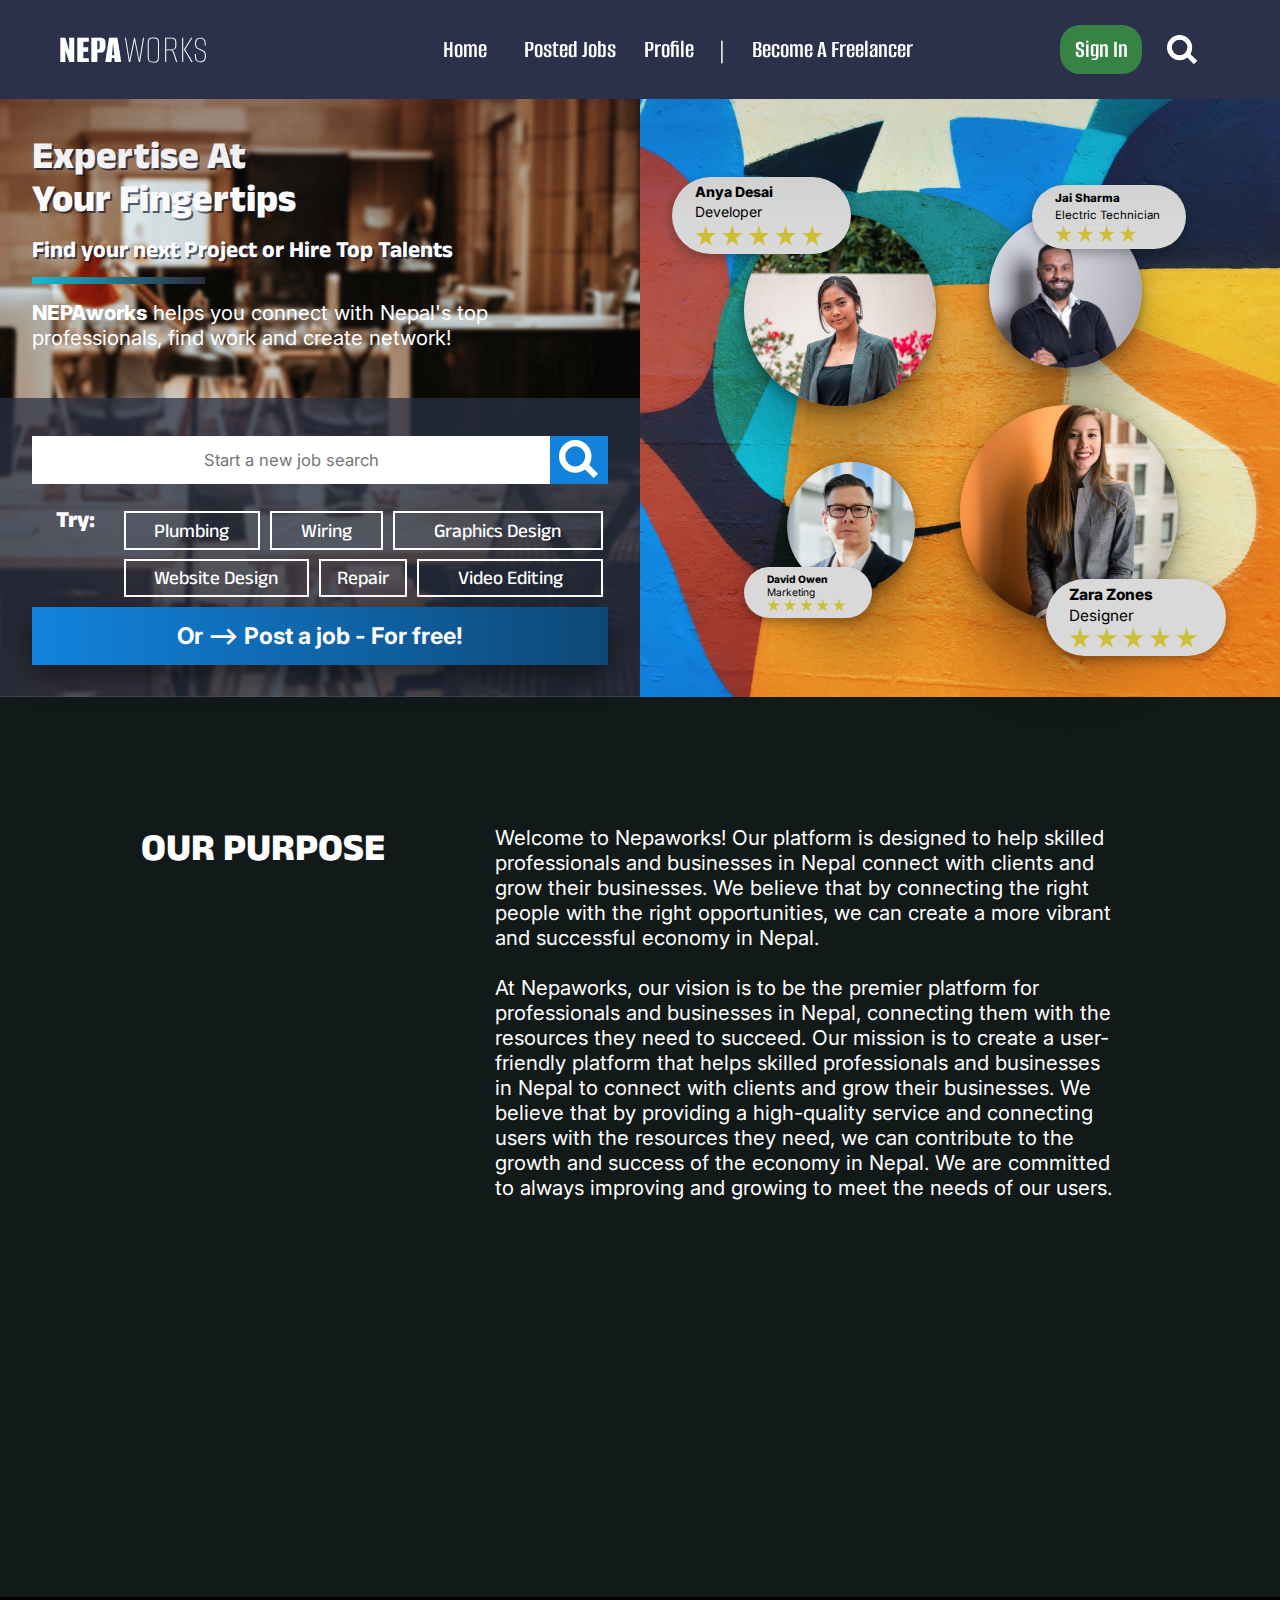
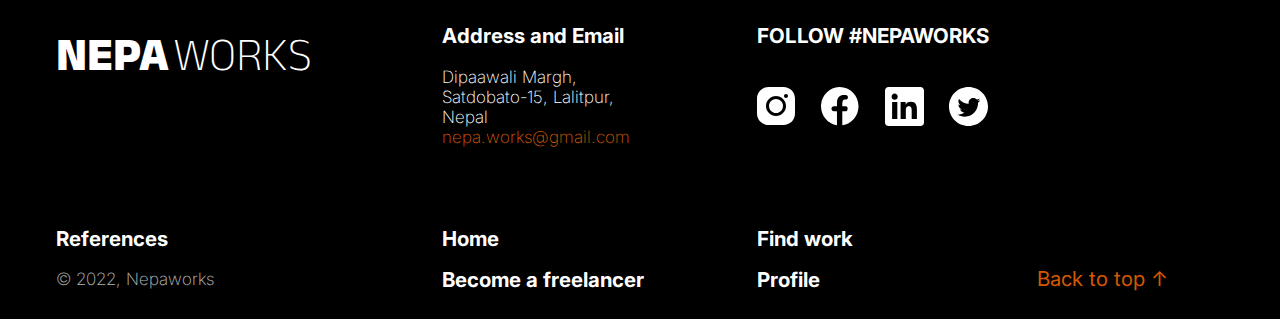
<file: index.html>
<!DOCTYPE html>
<html lang="en-GB">

<head>
    <meta charset="utf-8">

    <link rel="stylesheet" href="./styles/index.css" />
    <link rel="stylesheet" href="./styles/fonts.css" />
    <link rel="stylesheet" href="./styles/navbar.css" />
    <link rel="stylesheet" href="./styles/footer.css" />

    <meta name="viewport" content="width=device-width, initial-scale=1.0">

    <meta name="description" content="NEPAworks helps you connect with Nepal's top professionals, find work and create network!" />
    <meta name="keywords" content="NEPAworks, Nepali, Freelancing, Freelancer, Work" />

    <title>Nepaworks - Nepali freelancing website</title>
    <!--[if lt IE 9]> <script src="scripts/html5shiv.js"> </script> <![endif] -->
    <!--
    Author: Abhash Rai and 23140736 
    Organisation: Birmingham City University
    Copyright: Copyright 2021
    -->
</head>

<body>
    <div class="navigation_bar">
        <div class="text_logo navbaritems">
            <a href="./index.html">
                <div class="NEPA">NEPA</div>
                <div class="WORKS">WORKS</div>
            </a>
        </div>

        <div class="to_hide empty"></div>

        <div class="to_hide navbaritems"><a href="./index.html">Home</a></div>

        <div class="to_hide navbaritems"><a href="./profile_page.html">Posted Jobs</a></div>

        <div class="to_hide navbaritems"><a href="./profile_page.html">Profile</a></div>

        <div class="to_hide navbaritems">|</div>

        <div class="to_hide navbaritems"><a href="./logInSinUp.html">Become A Freelancer</a></div>

        <div class="to_hide empty"></div>

        <div class="nav_bar_signin_button_outer navbaritems">
            <a href="./logInSinUp.html">
                <div class="nav_bar_signin_button">Sign In</div>
            </a>
        </div>

        <div class="nav_icons_container navbaritems">
            <a class="nav_desktop" href="./search_results.html"><img src="./graphics/icons/small_search_Icon.svg" alt="Small Search Icon"></a>
            <div class="hamburger_icon_container">
                <input type="checkbox" id="toggle">
                <label for="toggle" class="nav_mobile_container toggle-visibility">
                    <button class="nav_mobile"><img src="./graphics/icons/menu.svg" alt="Small Hamburger Icon"></button>
                </label>

                <section class="mobile_view_nagivation_slidein toggle-visibility">
                    <div>NEPAworks helps you connect with Nepal's top professionals, find work and create network!</div>
                    <div><a href="./index.html">Home</a></div>
                    <div><a href="./search_results.html">Search</a></div>
                    <div><a href="./logInSinUp.html">Log In</a></div>
                    <div><a href="./logInSinUp.html">Become A Freelancer</a></div>
                    <div><a href="./profile_page.html">Posted Jobs</a></div>
                    <div><a href="./profile_page.html">Profile</a></div>
                    <div><a href="./references.html">References</a></div>
                </section>
            </div>
            
        </div>
    </div>
    <div class="navbar_empty_section"></div>

    <div 
    class="homepage_top_section"
    style="
        display: grid;
        grid-template-columns: 50% 50%;
        width: 100%;
    ">
        <div 
        class="homepage_top_section_left">
            <div class="homepage_top_section_left_top">
                <div 
                class="homepage_top_section_left_top_elementContainer"
                style="
                    display: grid;
                    grid-template-rows: 38% 24% 3% 35%;
                ">
                    <div class="homepage_top_section_left_top_item1">Expertise At<br/>Your Fingertips</div>
                    <div class="homepage_top_section_left_top_item2">Find your next Project or Hire Top Talents</div>
                    <div class="homepage_top_section_left_top_item3">
                        <div></div>
                    </div>
                    <div class="homepage_top_section_left_top_item4"><span style="font-weight:800">NEPAworks</span> helps you connect with Nepal's top professionals, find work and create network!</div>
                </div>
            </div>
            <div class="homepage_top_section_left_bottom">
                <div 
                class="homepage_top_section_left_bottom_elementContainer"
                style="
                    display: grid;
                    grid-template-rows: 25% 50% 25%;
                ">
                    <form 
                    class="homepage_top_section_left_bottom_item1"
                    style="
                        display: grid;
                        grid-template-columns: 90% 10%;
                    ">
                        <div>
                            <input type="text" id="homepage_search_text" name="homepage_search_text" placeholder="Start a new job search">
                        </div>
                        <div>
                            <button type="submit" ><img src="./graphics/icons/small_search_Icon.svg" class="SearchField_SearchIcon" alt="SearchField_SearchIcon"></button>
                        </div>
                    </form>
                    <div 
                    class="homepage_top_section_left_bottom_item2"
                    style="
                        display: grid;
                        grid-template-columns: 15% 85%;
                    ">
                        <div class="homepage_top_section_left_bottom_item2_try">Try:</div>
                        <div
                        class="homepage_top_section_left_bottom_item2_keywords"
                        style="
                            display: grid;
                            grid-template-rows: 50% 50%;
                        ">
                            <div
                                style="
                                display: grid;
                                grid-template-columns: 30% 25% 45%;
                            ">
                                <div class="homepage_search_keywords"><a href="#">Plumbing</a></div>
                                <div class="homepage_search_keywords"><a href="#">Wiring</a></div>
                                <div class="homepage_search_keywords"><a href="#">Graphics Design</a></div>
                            </div>
                            <div
                            style="
                            display: grid;
                            grid-template-columns: 40% 20% 40%;
                        ">
                                <div class="homepage_search_keywords"><a href="#">Website Design</a></div>
                                <div class="homepage_search_keywords"><a href="#">Repair</a></div>
                                <div class="homepage_search_keywords"><a href="#">Video Editing</a></div>
                            </div>
                        </div>
                    </div>
                    <div class="homepage_top_section_left_bottom_item3">
                        <a href="./post_a_job.html"><div>Or --> Post a job - For free!</div></a>
                    </div>
                </div>
            </div>
        </div>

        <div
        class="homepage_top_section_right"
        style="
            display: grid;
            grid-template-columns: 50% 50%;
            grid-template-rows: 50% 50%;
        ">
            <div class="dp_container Anya">
                <div 
                class="dp_card1 dp_card"
                style="
                    display: grid;
                    grid-template-rows: 32% 33% 35%;
                ">
                    <div class="name">Anya Desai</div>
                    <div class="designation">Developer</div>
                    <div 
                    class="star_container"
                    style="
                        display: grid;
                        grid-template-columns: 20% 20% 20% 20% 20%;
                    ">
                        <div class="star"></div>
                        <div class="star"></div>
                        <div class="star"></div>
                        <div class="star"></div>
                        <div class="star"></div>
                    </div>
                </div>
                <div class="homepage_people_dp1 dp"></div>
            </div>
            <div class="dp_container Jai">
                <div 
                class="dp_card2 dp_card"
                style="
                    display: grid;
                    grid-template-rows: 32% 33% 35%;
                ">
                    <div class="name">Jai Sharma</div>
                    <div class="designation">Electric Technician</div>
                    <div 
                    class="star_container"
                    style="
                        display: grid;
                        grid-template-columns: 20% 20% 20% 20% 20%;
                    ">
                        <div class="star"></div>
                        <div class="star"></div>
                        <div class="star"></div>
                        <div class="star"></div>
                        <div></div>
                    </div>
                </div>
                <div class="homepage_people_dp2 dp"></div>
            </div>
            <div class="dp_container David">
                <div class="homepage_people_dp3 dp"></div>
                <div 
                class="dp_card3 dp_card"
                style="
                    display: grid;
                    grid-template-rows: 32% 33% 35%;
                ">
                    <div class="name">David Owen</div>
                    <div class="designation">Marketing</div>
                    <div 
                    class="star_container"
                    style="
                        display: grid;
                        grid-template-columns: 20% 20% 20% 20% 20%;
                    ">
                        <div class="star"></div>
                        <div class="star"></div>
                        <div class="star"></div>
                        <div class="star"></div>
                        <div class="star"></div>
                    </div>
                </div>
            </div>
            <div class="dp_container Zara">
                <div class="homepage_people_dp4 dp"></div>
                <div 
                class="dp_card4 dp_card"
                style="
                    display: grid;
                    grid-template-rows: 32% 33% 35%;
                    font-size: 1.2vw;
                ">
                    <div class="name">Zara Zones</div>
                    <div class="designation">Designer</div>
                    <div 
                    class="star_container"
                    style="
                        display: grid;
                        grid-template-columns: 20% 20% 20% 20% 20%;
                    ">
                        <div class="star"></div>
                        <div class="star"></div>
                        <div class="star"></div>
                        <div class="star"></div>
                        <div class="star"></div>
                    </div>
                </div>
            </div>
        </div>
    </div>

    <div class="homepage_purpose_section">
        <div class="homepage_purpose_section_left_container">
            <div>OUR PURPOSE</div>
        </div>
        <div class="homepage_purpose_section_right_container">
            <div>
                <p>Welcome to Nepaworks! Our platform is designed to help skilled professionals and businesses in Nepal connect with clients and grow their businesses. We believe that by connecting the right people with the right opportunities, we can create a more vibrant and successful economy in Nepal.</p>
                <br/>
                <p>At Nepaworks, our vision is to be the premier platform for professionals and businesses in Nepal, connecting them with the resources they need to succeed. Our mission is to create a user-friendly platform that helps skilled professionals and businesses in Nepal to connect with clients and grow their businesses. We believe that by providing a high-quality service and connecting users with the resources they need, we can contribute to the growth and success of the economy in Nepal. We are committed to always improving and growing to meet the needs of our users.</p>
            </div>
        </div>
    </div>

    <div class="footer_section">

        <div 
        class="footer_container">
            <div class="footer_item_top_left">
                <div>
                    <span class="NEPA">NEPA</span>
                    <span class="WORKS">WORKS</span>
                </div>
            </div>

            <div 
            class="footer_item_top_mid"
            style="
            display: grid;
            row-gap: 10%;
            grid-template-rows: 25% 65%;
            ">
                <div>Address and Email</div>
                <div>
                    Dipaawali Margh,<br/>
                    Satdobato-15, Lalitpur,<br/>
                    Nepal<br/>
                    <span style="color:#D45804">nepa.works@gmail.com</span>
                </div>
            </div>

            <div 
            class="footer_item_top_right"
            style="
            display: grid;
            row-gap: 10%;
            grid-template-rows: 25% 65%;
            ">
                <div>FOLLOW #NEPAWORKS</div>
                <div
                class="footer_icons_container"
                style="
                display: grid;
                grid-template-columns: auto auto auto auto;
                ">
                    <div><a href="#instagram"><img src="./graphics/icons/insta_icon.svg" alt="Instagram Icon"></a></div>
                    <div><a href="#facebook"><img src="./graphics/icons/fb_icon.svg" alt="Facebook Icon"></a></div>
                    <div><a href="#linkedIn"><img src="./graphics/icons/linkedIn_icon.svg" alt="LinkedIn Icon"></a></div>
                    <div><a href="#twitter"><img src="./graphics/icons/twitter_icon.svg" alt="Twitter Icon"></a></div>
                </div>
            </div>

            <div 
            class="footer_item_bottom_left"
            style="
                display: grid;
                grid-template-rows: 40% 40%;
                row-gap: 20%;
            ">
                <div class="footer_references_link"><a href="./references.html" style="text-decoration: none">References</a></div>
                <div>© 2022, Nepaworks</div>
            </div>
            
            <div 
            class="footer_item_bottom_mid"
            style="
                display: grid;
                grid-template-rows: 40% 40%;
                row-gap: 20%;
            ">
                <div><a href="./index.html" style="text-decoration: none">Home</a></div>
                <div><a href="./logInSinUp.html" style="text-decoration: none">Become a freelancer</a></div>
            </div>

            <div 
            class="footer_item_bottom_right"
            style="
                display: grid;
                grid-template-columns: 50% 40%;
                column-gap: 10%;
            ">
                <div
                style="
                    display: grid;
                    grid-template-rows: 40% 40%;
                    row-gap: 20%;
                ">
                    <div><a href="./search_results.html" style="text-decoration: none">Find work</a></div>
                    <div><a href="./profile_page.html" style="text-decoration: none">Profile</a></div>
                </div>
                <div
                style="
                    display: grid;
                    grid-template-rows: 40% 40%;
                    row-gap: 20%;
                ">
                    <div></div>
                    <div class="back_to_top_container">
                        <a href="#top" style="text-decoration: none; color:#D45804;">Back to top ↑</a>
                    </div>
                </div>
            </div>
        </div>
    </div>
</body>

</html>
</file>
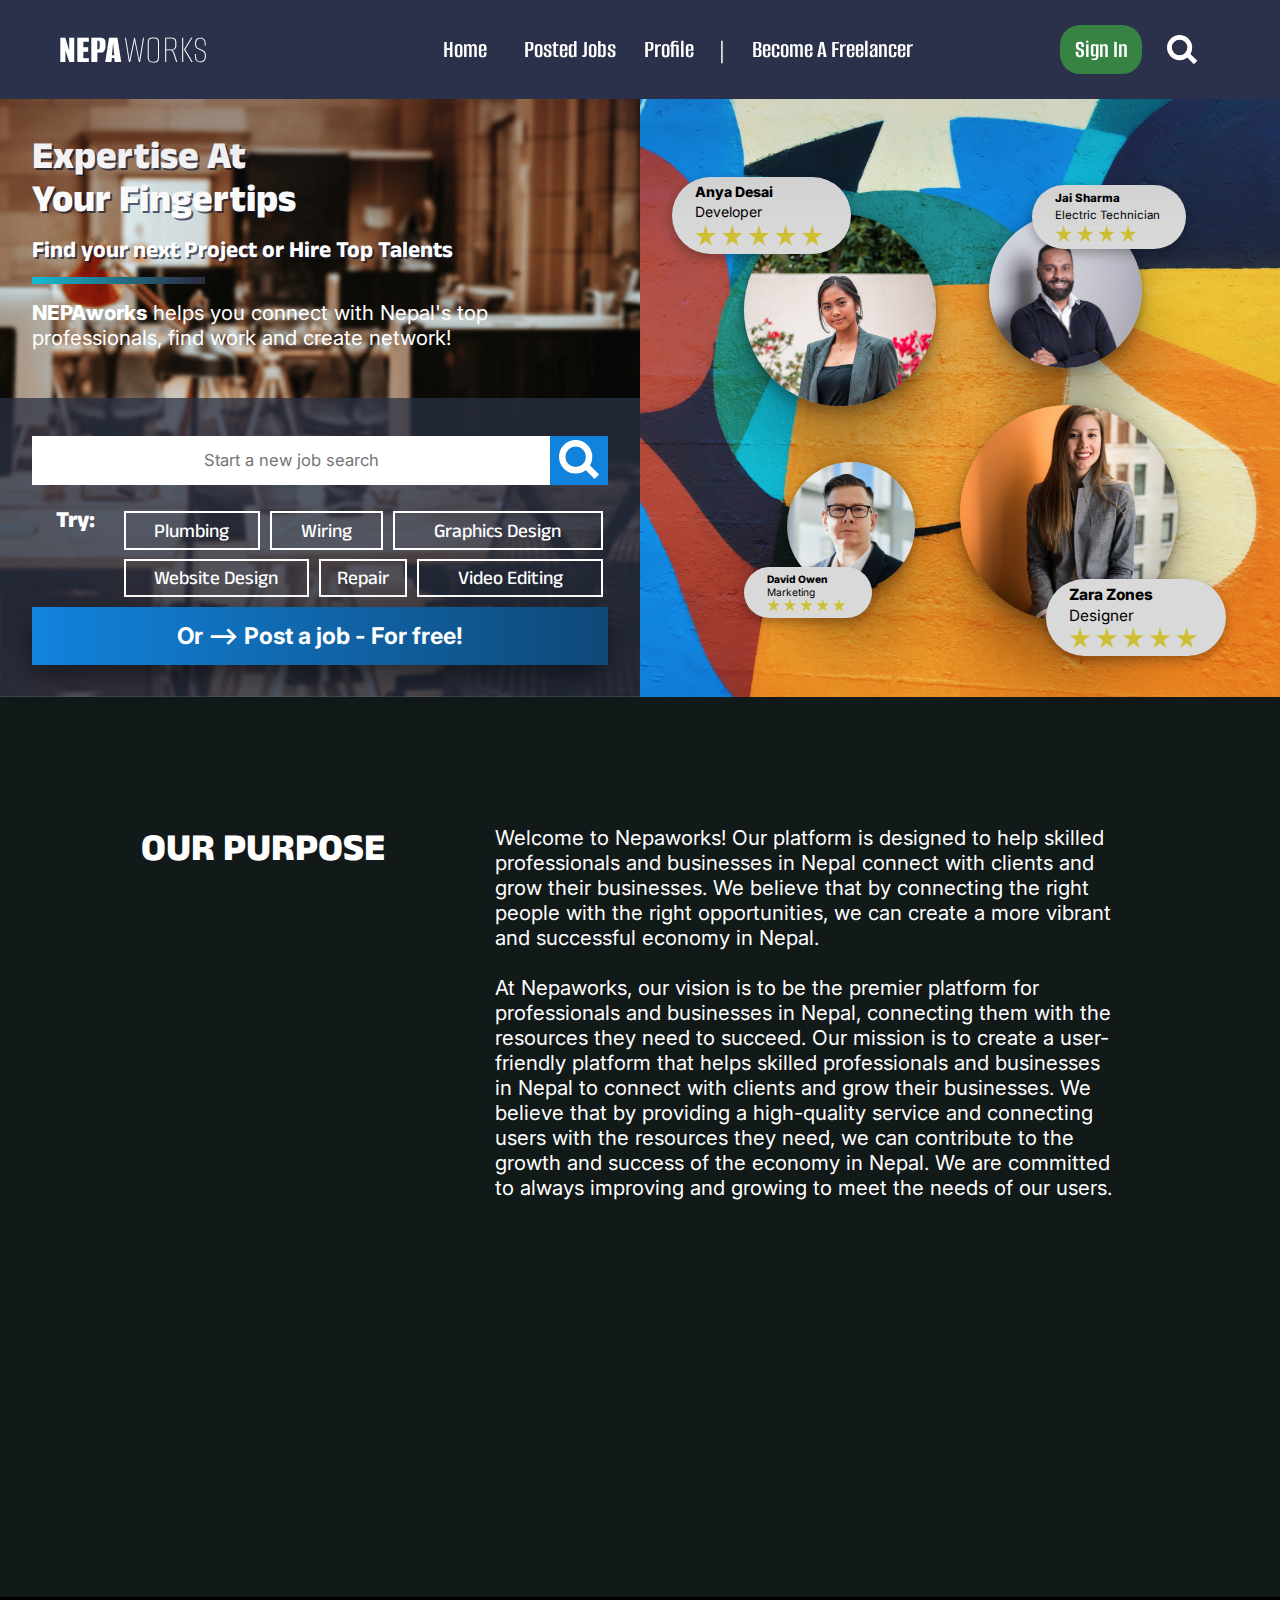
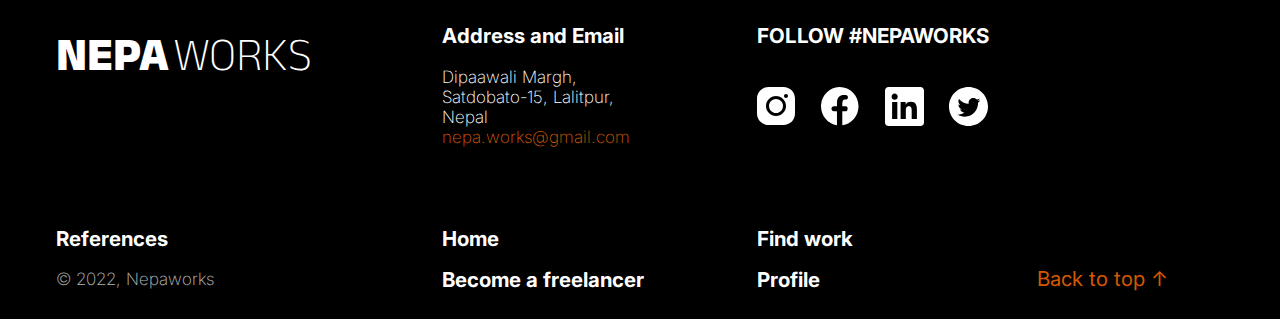
<file: template/index.html>
<!DOCTYPE html>
<html lang="en-GB">

<head>
    <meta charset="utf-8">

    <link rel="stylesheet" href="../styles/index.css" />
    <link rel="stylesheet" href="../styles/fonts.css" />
    <link rel="stylesheet" href="../styles/navbar.css" />
    <link rel="stylesheet" href="../styles/footer.css" />

    <meta name="viewport" content="width=device-width, initial-scale=1.0">

    <meta name="description" content="description of site - TO CHANGE" />
    <meta name="keywords" content="add, some, keywords" />

    <title>Nepaworks - Nepali freelancing website</title>
    <!--[if lt IE 9]> <script src="scripts/html5shiv.js"> </script> <![endif] -->
    <!--
    Author: Abhash Rai and 23140736 
    Organisation: Birmingham City University
    Copyright: Copyright 2021
    -->
    <style>
        
    </style>
</head>

<body>
    <section class="navigation_bar">
        <div class="text_logo navbaritems">
            <a href="./index.html">
                <div class="NEPA">NEPA</div>
                <div class="WORKS">WORKS</div>
            </a>
        </div>

        <div class="to_hide empty"></div>

        <div class="to_hide navbaritems"><a href="./index.html">Home</a></div>

        <div class="to_hide navbaritems"><a href="./profile_page.html">Posted Jobs</a></div>

        <div class="to_hide navbaritems"><a href="./profile_page.html">Profile</a></div>

        <div class="to_hide navbaritems">|</div>

        <div class="to_hide navbaritems"><a href="./logInSinUp.html">Become A Freelancer</a></div>

        <div class="to_hide empty"></div>

        <div class="nav_bar_signin_button_outer navbaritems">
            <a href="./logInSinUp.html">
                <div class="nav_bar_signin_button">Sign In</div>
            </a>
        </div>

        <div class="nav_icons_container navbaritems">
            <a class="nav_desktop" href="./search_results.html"><img src="../graphics/icons/small_search_Icon.svg" alt="Small Search Icon"></a>
            <div class="hamburger_icon_container">
                <input type="checkbox" id="toggle">
                <label for="toggle" class="nav_mobile_container toggle-visibility">
                    <button class="nav_mobile"><img src="../graphics/icons/menu.svg" alt="Small Hamburger Icon"></button>
                </label>

                <section class="mobile_view_nagivation_slidein toggle-visibility">
                    <div>NEPAworks helps you connect with Nepal's top professionals, find work and create network!</div>
                    <div><a href="./index.html">Home</a></div>
                    <div><a href="./search_results.html">Search</a></div>
                    <div><a href="./logInSinUp.html">Log In</a></div>
                    <div><a href="./logInSinUp.html">Become A Freelancer</a></div>
                    <div><a href="./profile_page.html">Posted Jobs</a></div>
                    <div><a href="./profile_page.html">Profile</a></div>
                    <div><a href="./references.html">References</a></div>
                </section>
            </div>
            
        </div>
    </section>
    <section class="navbar_empty_section"></section>

    <section 
    class="homepage_top_section"
    style="
        display: grid;
        grid-template-columns: 50% 50%;
        width: 100%;
    ">
        <div 
        class="homepage_top_section_left">
            <div class="homepage_top_section_left_top">
                <div 
                class="homepage_top_section_left_top_elementContainer"
                style="
                    display: grid;
                    grid-template-rows: 38% 24% 3% 35%;
                ">
                    <div class="homepage_top_section_left_top_item1">Expertise At<br/>Your Fingertips</div>
                    <div class="homepage_top_section_left_top_item2">Find your next Project or Hire Top Talents</div>
                    <div class="homepage_top_section_left_top_item3">
                        <div></div>
                    </div>
                    <div class="homepage_top_section_left_top_item4"><span style="font-weight:800">NEPAworks</span> helps you connect with Nepal's top professionals, find work and create network!</div>
                </div>
            </div>
            <div class="homepage_top_section_left_bottom">
                <div 
                class="homepage_top_section_left_bottom_elementContainer"
                style="
                    display: grid;
                    grid-template-rows: 25% 50% 25%;
                ">
                    <form 
                    class="homepage_top_section_left_bottom_item1"
                    style="
                        display: grid;
                        grid-template-columns: 90% 10%;
                    ">
                        <div>
                            <input type="text" id="homepage_search_text" name="homepage_search_text" placeholder="Start a new job search">
                        </div>
                        <div>
                            <button type="submit" ><a href="./search_results.html"><img src="../graphics/icons/small_search_Icon.svg" width="90%"></a></button>
                        </div>
                    </form>
                    <div 
                    class="homepage_top_section_left_bottom_item2"
                    style="
                        display: grid;
                        grid-template-columns: 15% 85%;
                    ">
                        <div class="homepage_top_section_left_bottom_item2_try">Try:</div>
                        <div
                        class="homepage_top_section_left_bottom_item2_keywords"
                        style="
                            display: grid;
                            grid-template-rows: 50% 50%;
                        ">
                            <div
                                style="
                                display: grid;
                                grid-template-columns: 30% 25% 45%;
                            ">
                                <div class="homepage_search_keywords"><a href="#">Plumbing</a></div>
                                <div class="homepage_search_keywords"><a href="#">Wiring</a></div>
                                <div class="homepage_search_keywords"><a href="#">Graphics Design</a></div>
                            </div>
                            <div
                            style="
                            display: grid;
                            grid-template-columns: 40% 20% 40%;
                        ">
                                <div class="homepage_search_keywords"><a href="#">Website Design</a></div>
                                <div class="homepage_search_keywords"><a href="#">Repair</a></div>
                                <div class="homepage_search_keywords"><a href="#">Video Editing</a></div>
                            </div>
                        </div>
                    </div>
                    <div class="homepage_top_section_left_bottom_item3">
                        <a href="#"><div>Or --> Post a job - For free!</div></a>
                    </div>
                </div>
            </div>
        </div>

        <div
        class="homepage_top_section_right"
        style="
            display: grid;
            grid-template-columns: 50% 50%;
            grid-template-rows: 50% 50%;
        ">
            <div class="dp_container Anya">
                <div 
                class="dp_card1 dp_card"
                style="
                    display: grid;
                    grid-template-rows: 32% 33% 35%;
                ">
                    <div class="name">Anya Desai</div>
                    <div class="designation">Developer</div>
                    <div 
                    class="star_container"
                    style="
                        display: grid;
                        grid-template-columns: 20% 20% 20% 20% 20%;
                    ">
                        <div class="star"></div>
                        <div class="star"></div>
                        <div class="star"></div>
                        <div class="star"></div>
                        <div class="star"></div>
                    </div>
                </div>
                <div class="homepage_people_dp1 dp"></div>
            </div>
            <div class="dp_container Jai">
                <div 
                class="dp_card2 dp_card"
                style="
                    display: grid;
                    grid-template-rows: 32% 33% 35%;
                ">
                    <div class="name">Jai Sharma</div>
                    <div class="designation">Electric Technician</div>
                    <div 
                    class="star_container"
                    style="
                        display: grid;
                        grid-template-columns: 20% 20% 20% 20% 20%;
                    ">
                        <div class="star"></div>
                        <div class="star"></div>
                        <div class="star"></div>
                        <div class="star"></div>
                        <div></div>
                    </div>
                </div>
                <div class="homepage_people_dp2 dp"></div>
            </div>
            <div class="dp_container David">
                <div class="homepage_people_dp3 dp"></div>
                <div 
                class="dp_card3 dp_card"
                style="
                    display: grid;
                    grid-template-rows: 32% 33% 35%;
                ">
                    <div class="name">David Owen</div>
                    <div class="designation">Marketing</div>
                    <div 
                    class="star_container"
                    style="
                        display: grid;
                        grid-template-columns: 20% 20% 20% 20% 20%;
                    ">
                        <div class="star"></div>
                        <div class="star"></div>
                        <div class="star"></div>
                        <div class="star"></div>
                        <div class="star"></div>
                    </div>
                </div>
            </div>
            <div class="dp_container Zara">
                <div class="homepage_people_dp4 dp"></div>
                <div 
                class="dp_card4 dp_card"
                style="
                    display: grid;
                    grid-template-rows: 32% 33% 35%;
                    font-size: 1.2vw;
                ">
                    <div class="name">Zara Zones</div>
                    <div class="designation">Designer</div>
                    <div 
                    class="star_container"
                    style="
                        display: grid;
                        grid-template-columns: 20% 20% 20% 20% 20%;
                    ">
                        <div class="star"></div>
                        <div class="star"></div>
                        <div class="star"></div>
                        <div class="star"></div>
                        <div class="star"></div>
                    </div>
                </div>
            </div>
        </div>
    </section>

    <section class="homepage_purpose_section">
        <div class="homepage_purpose_section_left_container">
            <div>OUR PURPOSE</div>
        </div>
        <div class="homepage_purpose_section_right_container">
            <div>
                <p>Welcome to Nepaworks! Our platform is designed to help skilled professionals and businesses in Nepal connect with clients and grow their businesses. We believe that by connecting the right people with the right opportunities, we can create a more vibrant and successful economy in Nepal.</p>
                <br/>
                <p>At Nepaworks, our vision is to be the premier platform for professionals and businesses in Nepal, connecting them with the resources they need to succeed. Our mission is to create a user-friendly platform that helps skilled professionals and businesses in Nepal to connect with clients and grow their businesses. We believe that by providing a high-quality service and connecting users with the resources they need, we can contribute to the growth and success of the economy in Nepal. We are committed to always improving and growing to meet the needs of our users.</p>
            </div>
        </div>
    </section>

    <section class="footer_section">

        <div 
        class="footer_container">
            <div class="footer_item_top_left">
                <div>
                    <span class="NEPA">NEPA</span>
                    <span class="WORKS">WORKS</span>
                </div>
            </div>

            <div 
            class="footer_item_top_mid"
            style="
            display: grid;
            row-gap: 10%;
            grid-template-rows: 25% 65%;
            ">
                <div>Address and Email</div>
                <div>
                    Dipaawali Margh,<br/>
                    Satdobato-15, Lalitpur,<br/>
                    Nepal<br/>
                    <span style="color:#D45804">nepa.works@gmail.com</span>
                </div>
            </div>

            <div 
            class="footer_item_top_right"
            style="
            display: grid;
            row-gap: 10%;
            grid-template-rows: 25% 65%;
            ">
                <div>FOLLOW #NEPAWORKS</div>
                <div
                class="footer_icons_container"
                style="
                display: grid;
                grid-template-columns: auto auto auto auto;
                ">
                    <div><a href="#instagram"><img src="../graphics/icons/insta_icon.svg" alt="Instagram Icon"></a></div>
                    <div><a href="#facebook"><img src="../graphics/icons/fb_icon.svg" alt="Facebook Icon"></a></div>
                    <div><a href="#linkedIn"><img src="../graphics/icons/linkedIn_icon.svg" alt="LinkedIn Icon"></a></div>
                    <div><a href="#twitter"><img src="../graphics/icons/twitter_icon.svg" alt="Twitter Icon"></a></div>
                </div>
            </div>

            <div 
            class="footer_item_bottom_left"
            style="
                display: grid;
                grid-template-rows: 40% 40%;
                row-gap: 20%;
            ">
                <div class="footer_references_link"><a href="#" style="text-decoration: none">References</a></div>
                <div>© 2022, Nepaworks</div>
            </div>
            
            <div 
            class="footer_item_bottom_mid"
            style="
                display: grid;
                grid-template-rows: 40% 40%;
                row-gap: 20%;
            ">
                <div><a href="./index.html" style="text-decoration: none">Home</a></div>
                <div><a href="./logInSinUp.html" style="text-decoration: none">Become a freelancer</a></div>
            </div>

            <div 
            class="footer_item_bottom_right"
            style="
                display: grid;
                grid-template-columns: 50% 40%;
                column-gap: 10%;
            ">
                <div
                style="
                    display: grid;
                    grid-template-rows: 40% 40%;
                    row-gap: 20%;
                ">
                    <div><a href="./search_results.html" style="text-decoration: none">Find work</a></div>
                    <div><a href="./profile_page.html" style="text-decoration: none">Profile</a></div>
                </div>
                <div
                style="
                    display: grid;
                    grid-template-rows: 40% 40%;
                    row-gap: 20%;
                ">
                    <div></div>
                    <div class="back_to_top_container">
                        <a href="#top" style="text-decoration: none; color:#D45804;">Back to top ↑</a>
                    </div>
                </div>
            </div>
        </div>
    </section>
</body>

</html>
</file>
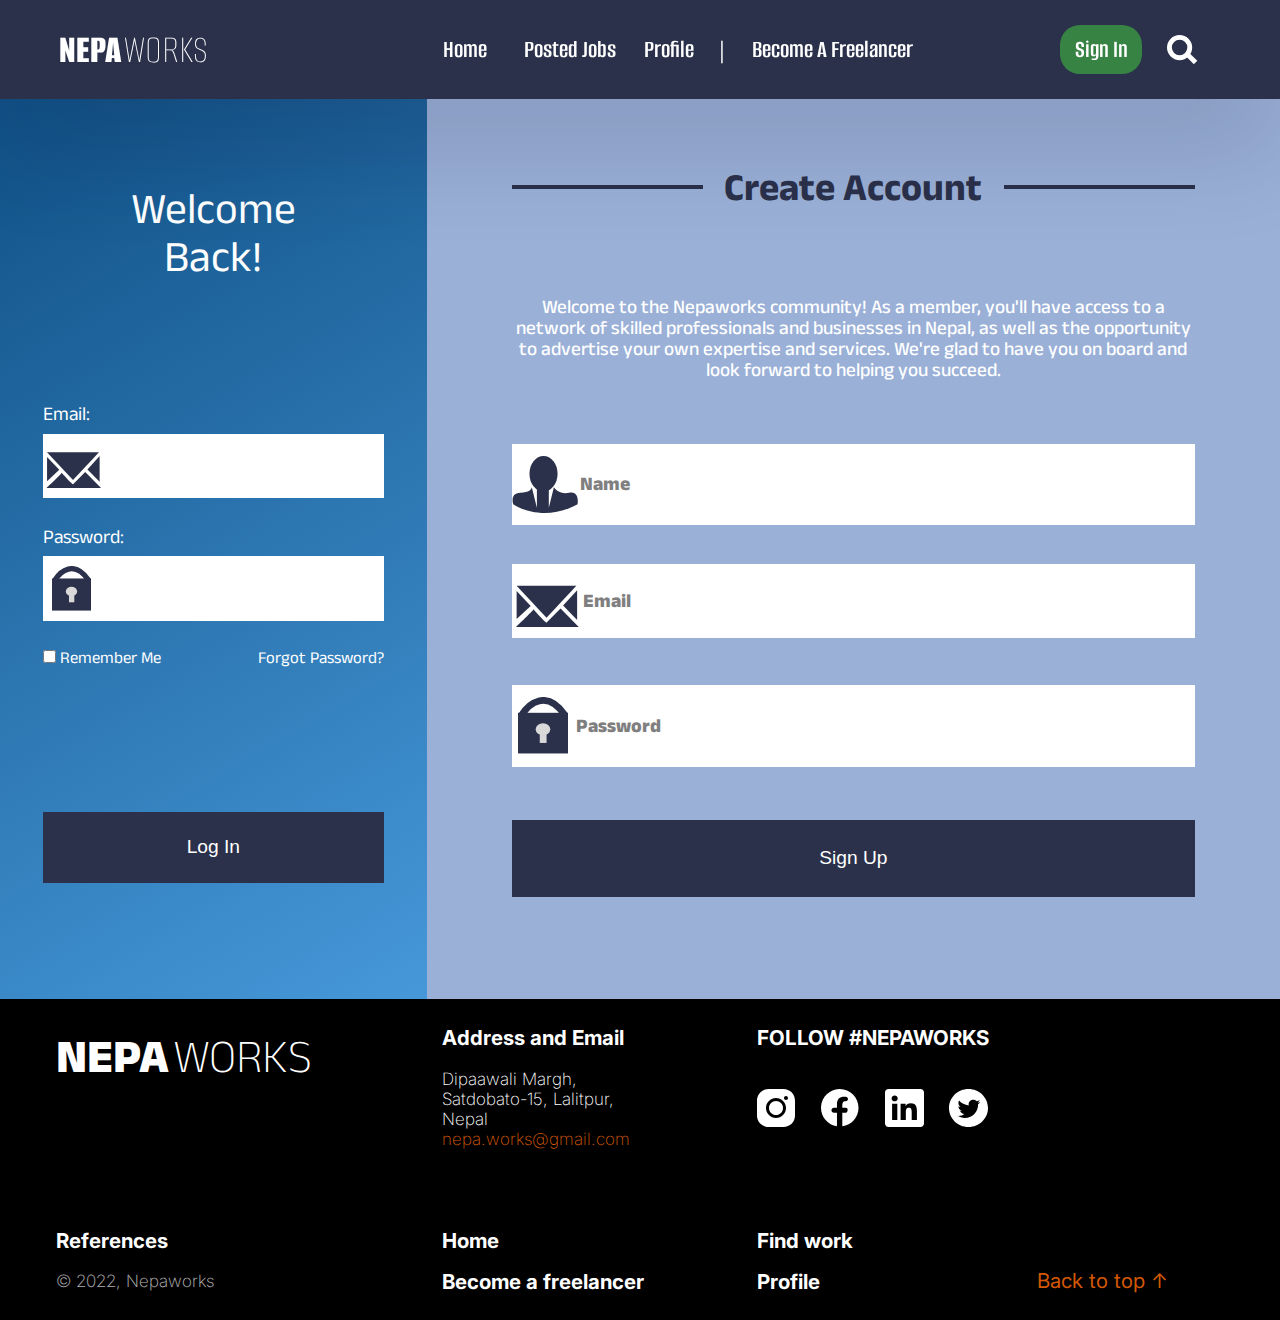
<file: logInSinUp.html>
<!DOCTYPE html>
<html lang="en-GB">

<head>
    <meta charset="utf-8">

    <link rel="stylesheet" href="./styles/fonts.css" />
    <link rel="stylesheet" href="./styles/navbar.css" />
    <link rel="stylesheet" href="./styles/footer.css" />

    <link rel="stylesheet" href="./styles/logInSinUp.css" />

    <meta name="viewport" content="width=device-width, initial-scale=1.0">

    <meta name="description" content="NEPAworks helps you connect with Nepal's top professionals, find work and create network!" />
    <meta name="keywords" content="NEPAworks, Nepali, Freelancing, Freelancer, Work" />

    <title>Nepaworks - LogIn/SignUp</title>
    <!--[if lt IE 9]> <script src="scripts/html5shiv.js"> </script> <![endif] -->
    <!--
    Author: Abhash Rai and 23140736 
    Organisation: Birmingham City University
    Copyright: Copyright 2021
    -->
</head>

<body>

    

    <div class="navigation_bar">
        <div class="text_logo navbaritems">
            <a href="./index.html">
                <div class="NEPA">NEPA</div>
                <div class="WORKS">WORKS</div>
            </a>
        </div>

        <div class="to_hide empty"></div>

        <div class="to_hide navbaritems"><a href="./index.html">Home</a></div>

        <div class="to_hide navbaritems"><a href="./profile_page.html">Posted Jobs</a></div>

        <div class="to_hide navbaritems"><a href="./profile_page.html">Profile</a></div>

        <div class="to_hide navbaritems">|</div>

        <div class="to_hide navbaritems"><a href="./logInSinUp.html">Become A Freelancer</a></div>

        <div class="to_hide empty"></div>

        <div class="nav_bar_signin_button_outer navbaritems">
            <a href="./logInSinUp.html">
                <div class="nav_bar_signin_button">Sign In</div>
            </a>
        </div>

        <div class="nav_icons_container navbaritems">
            <a class="nav_desktop" href="./search_results.html"><img src="./graphics/icons/small_search_Icon.svg" alt="Small Search Icon"></a>
            <div class="hamburger_icon_container">
                <input type="checkbox" id="toggle">
                <label for="toggle" class="nav_mobile_container toggle-visibility">
                    <button class="nav_mobile"><img src="./graphics/icons/menu.svg" alt="Small Hamburger Icon"></button>
                </label>

                <section class="mobile_view_nagivation_slidein toggle-visibility">
                    <div>NEPAworks helps you connect with Nepal's top professionals, find work and create network!</div>
                    <div><a href="./index.html">Home</a></div>
                    <div><a href="./search_results.html">Search</a></div>
                    <div><a href="./logInSinUp.html">Log In</a></div>
                    <div><a href="./logInSinUp.html">Become A Freelancer</a></div>
                    <div><a href="./profile_page.html">Posted Jobs</a></div>
                    <div><a href="./profile_page.html">Profile</a></div>
                    <div><a href="./references.html">References</a></div>
                </section>
            </div>
            
        </div>
    </div>
    <div class="navbar_empty_section"></div>

    <div class="logInSignUpContainer">
        
        <div class="logInContainer">

            <div class="wlcomeBackText">
                Welcome<br>Back!<br>
                <a href="#signUpFormId" class="logInMobileViewToCreateAccount">Or Sign Up</a>
            </div>

            <div class="logInContents">
                <form class="logInForm">

                    <div class="logInEmailSection">
                        <div class="logInLabel">
                            <label for="sign_up_email">Email:</label><br>
                        </div>
                        <div class="logInInputFieldContainer_outer">
                            <div class="logInInputFieldContainer">
                                <div class="logInIcons">
                                    <img src="./graphics/icons/email_icon.svg" alt="email Icon">
                                </div>
                                <input type="email" id="log_in_email" name="log_in_email" class="logInInputField">
                            </div>
                            
                        </div>
    
                    </div>
    
                    <div class="logInPasswordSection">
                        <div class="logInLabel">
                            <label for="sign_up_password">Password:</label><br>
                        </div>
                        <div class="logInInputFieldContainer_outer">
                            <div class="logInInputFieldContainer">
                                <div class="logInIcons">
                                    <img src="./graphics/icons/password_icon.svg" alt="email Icon">
                                </div>
                                <input type="password" id="log_in_password" name="log_in_password" class="logInInputField">
                            </div>
                        </div>
                    </div>
    
                    <div class="logInOptions">
                        <div class="stayLoggedInCheckBox">
                            <label>
                                <input type="checkbox" name="remember_me" value="yes"> Remember Me
                            </label>
                        </div>
                        <div class="forgetPasswordOption">
                            <a href="#">Forgot Password?</a>
                        </div>
                    </div>
                    
                    <div class="logInEmptySection"></div>

                    <div class="logInButton">
                        <input type="submit" value="Log In">
                    </div>

                </form>
            </div>
        </div>


        <div class="SignUpContainer">
            <form class="signUpForm" id="signUpFormId">

                <div class="createAccountContainer">
                    <div class="horizontalLine">
                        <span class="horizontalLine_inner"></span>
                    </div>
                    <div class="createAccountText">Create Account</div>
                    <div class="horizontalLine">
                        <span class="horizontalLine_inner"></span>
                    </div>
                </div>

                <div class="signUpElementIntro">
                    Welcome to the Nepaworks community! As a member, you'll have access to a network of skilled professionals and businesses in Nepal, as well as the opportunity to advertise your own expertise and services. We're glad to have you on board and look forward to helping you succeed.
                </div>

                <div class="signUpNameSection">
                    <div class="signUpInputFieldContainer_outer">
                        <div class="signUpInputFieldContainer">
                            <div class="signUpIcons">
                                <img src="./graphics/icons/person_icon.svg" alt="Person Display Icon">
                            </div>
                            <input type="text" id="sign_up_name" name="sign_up_name" class="signUpInputField" placeholder="Name">
                        </div>
                        
                    </div>
                </div>

                <div class="signUpEmailSection">
                    <div class="signUpInputFieldContainer_outer">
                        <div class="signUpInputFieldContainer">
                            <div class="signUpIcons">
                                <img src="./graphics/icons/email_icon.svg" alt="email Icon">
                            </div>
                            <input type="email" id="sign_up_email" name="sign_up_email" class="signUpInputField" placeholder="Email">
                        </div>
                        
                    </div>
                </div>

                <div class="signUpPasswordSection">
                    <div class="signUpInputFieldContainer_outer">
                        <div class="signUpInputFieldContainer">
                            <div class="signUpIcons">
                                <img src="./graphics/icons/password_icon.svg" alt="email Icon">
                            </div>
                            <input type="password" id="sign_up_password" name="sign_up_password" class="signUpInputField" placeholder="Password">
                        </div>
                    </div>
                </div>

                <div class="signUpButton">
                    <input type="submit" value="Sign Up">
                </div>

            </form>
        </div>
    </div>

    <div class="footer_section">

        <div 
        class="footer_container">
            <div class="footer_item_top_left">
                <div>
                    <span class="NEPA">NEPA</span>
                    <span class="WORKS">WORKS</span>
                </div>
            </div>

            <div 
            class="footer_item_top_mid"
            style="
            display: grid;
            row-gap: 10%;
            grid-template-rows: 25% 65%;
            ">
                <div>Address and Email</div>
                <div>
                    Dipaawali Margh,<br/>
                    Satdobato-15, Lalitpur,<br/>
                    Nepal<br/>
                    <span style="color:#D45804">nepa.works@gmail.com</span>
                </div>
            </div>

            <div 
            class="footer_item_top_right"
            style="
            display: grid;
            row-gap: 10%;
            grid-template-rows: 25% 65%;
            ">
                <div>FOLLOW #NEPAWORKS</div>
                <div
                class="footer_icons_container"
                style="
                display: grid;
                grid-template-columns: auto auto auto auto;
                ">
                    <div><a href="#instagram"><img src="./graphics/icons/insta_icon.svg" alt="Instagram Icon"></a></div>
                    <div><a href="#facebook"><img src="./graphics/icons/fb_icon.svg" alt="Facebook Icon"></a></div>
                    <div><a href="#linkedIn"><img src="./graphics/icons/linkedIn_icon.svg" alt="LinkedIn Icon"></a></div>
                    <div><a href="#twitter"><img src="./graphics/icons/twitter_icon.svg" alt="Twitter Icon"></a></div>
                </div>
            </div>

            <div 
            class="footer_item_bottom_left"
            style="
                display: grid;
                grid-template-rows: 40% 40%;
                row-gap: 20%;
            ">
                <div class="footer_references_link"><a href="./references.html" style="text-decoration: none">References</a></div>
                <div>© 2022, Nepaworks</div>
            </div>
            
            <div 
            class="footer_item_bottom_mid"
            style="
                display: grid;
                grid-template-rows: 40% 40%;
                row-gap: 20%;
            ">
                <div><a href="./index.html" style="text-decoration: none">Home</a></div>
                <div><a href="./logInSinUp.html" style="text-decoration: none">Become a freelancer</a></div>
            </div>

            <div 
            class="footer_item_bottom_right"
            style="
                display: grid;
                grid-template-columns: 50% 40%;
                column-gap: 10%;
            ">
                <div
                style="
                    display: grid;
                    grid-template-rows: 40% 40%;
                    row-gap: 20%;
                ">
                    <div><a href="./search_results.html" style="text-decoration: none">Find work</a></div>
                    <div><a href="./profile_page.html" style="text-decoration: none">Profile</a></div>
                </div>
                <div
                style="
                    display: grid;
                    grid-template-rows: 40% 40%;
                    row-gap: 20%;
                ">
                    <div></div>
                    <div class="back_to_top_container">
                        <a href="#top" style="text-decoration: none; color:#D45804;">Back to top ↑</a>
                    </div>
                </div>
            </div>
        </div>
    </div>


    
</body>

</html>
</file>
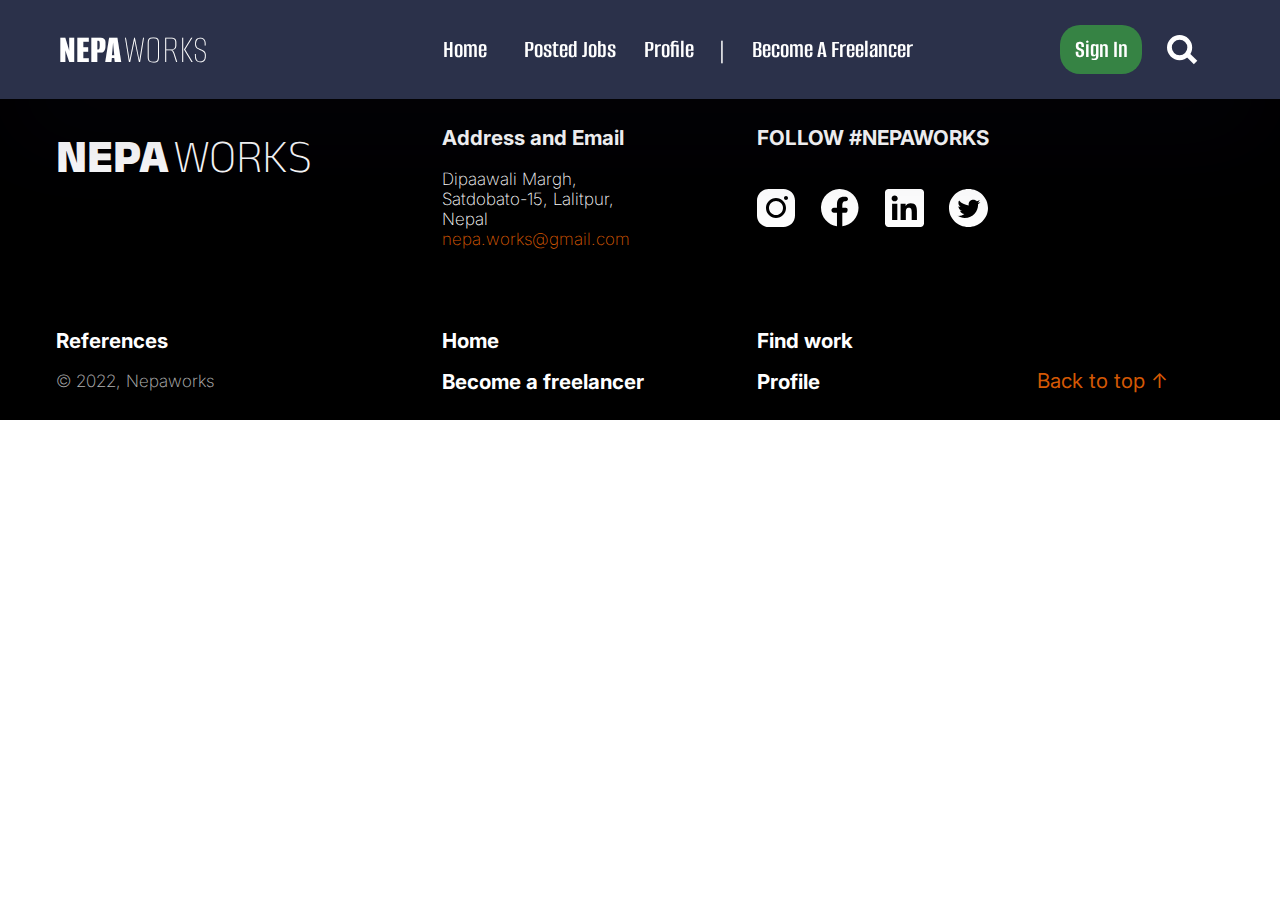
<file: nav_and_footer.html>
<!DOCTYPE html>
<html lang="en-GB">

<head>
    <meta charset="utf-8">

    <link rel="stylesheet" href="./styles/fonts.css" />
    <link rel="stylesheet" href="./styles/navbar.css" />
    <link rel="stylesheet" href="./styles/footer.css" />

    <meta name="viewport" content="width=device-width, initial-scale=1.0">

    <meta name="description" content="NEPAworks helps you connect with Nepal's top professionals, find work and create network!" />
    <meta name="keywords" content="NEPAworks, Nepali, Freelancing, Freelancer, Work" />

    <title>Nepaworks - Dummy Navbar & Footer page</title>
    <!--[if lt IE 9]> <script src="scripts/html5shiv.js"> </script> <![endif] -->
    <!--
    Author: Abhash Rai and 23140736 
    Organisation: Birmingham City University
    Copyright: Copyright 2021
    -->
</head>

<body>

    

    <div class="navigation_bar">
        <div class="text_logo navbaritems">
            <a href="./index.html">
                <div class="NEPA">NEPA</div>
                <div class="WORKS">WORKS</div>
            </a>
        </div>

        <div class="to_hide empty"></div>

        <div class="to_hide navbaritems"><a href="./index.html">Home</a></div>

        <div class="to_hide navbaritems"><a href="./profile_page.html">Posted Jobs</a></div>

        <div class="to_hide navbaritems"><a href="./profile_page.html">Profile</a></div>

        <div class="to_hide navbaritems">|</div>

        <div class="to_hide navbaritems"><a href="./logInSinUp.html">Become A Freelancer</a></div>

        <div class="to_hide empty"></div>

        <div class="nav_bar_signin_button_outer navbaritems">
            <a href="./logInSinUp.html">
                <div class="nav_bar_signin_button">Sign In</div>
            </a>
        </div>

        <div class="nav_icons_container navbaritems">
            <a class="nav_desktop" href="./search_results.html"><img src="./graphics/icons/small_search_Icon.svg" alt="Small Search Icon"></a>
            <div class="hamburger_icon_container">
                <input type="checkbox" id="toggle">
                <label for="toggle" class="nav_mobile_container toggle-visibility">
                    <button class="nav_mobile"><img src="./graphics/icons/menu.svg" alt="Small Hamburger Icon"></button>
                </label>

                <section class="mobile_view_nagivation_slidein toggle-visibility">
                    <div>NEPAworks helps you connect with Nepal's top professionals, find work and create network!</div>
                    <div><a href="./index.html">Home</a></div>
                    <div><a href="./search_results.html">Search</a></div>
                    <div><a href="./logInSinUp.html">Log In</a></div>
                    <div><a href="./logInSinUp.html">Become A Freelancer</a></div>
                    <div><a href="./profile_page.html">Posted Jobs</a></div>
                    <div><a href="./profile_page.html">Profile</a></div>
                    <div><a href="./references.html">References</a></div>
                </section>
            </div>
            
        </div>
    </div>
    <div class="navbar_empty_section"></div>

    <div class="footer_section">

        <div 
        class="footer_container">
            <div class="footer_item_top_left">
                <div>
                    <span class="NEPA">NEPA</span>
                    <span class="WORKS">WORKS</span>
                </div>
            </div>

            <div 
            class="footer_item_top_mid"
            style="
            display: grid;
            row-gap: 10%;
            grid-template-rows: 25% 65%;
            ">
                <div>Address and Email</div>
                <div>
                    Dipaawali Margh,<br/>
                    Satdobato-15, Lalitpur,<br/>
                    Nepal<br/>
                    <span style="color:#D45804">nepa.works@gmail.com</span>
                </div>
            </div>

            <div 
            class="footer_item_top_right"
            style="
            display: grid;
            row-gap: 10%;
            grid-template-rows: 25% 65%;
            ">
                <div>FOLLOW #NEPAWORKS</div>
                <div
                class="footer_icons_container"
                style="
                display: grid;
                grid-template-columns: auto auto auto auto;
                ">
                    <div><a href="#instagram"><img src="./graphics/icons/insta_icon.svg" alt="Instagram Icon"></a></div>
                    <div><a href="#facebook"><img src="./graphics/icons/fb_icon.svg" alt="Facebook Icon"></a></div>
                    <div><a href="#linkedIn"><img src="./graphics/icons/linkedIn_icon.svg" alt="LinkedIn Icon"></a></div>
                    <div><a href="#twitter"><img src="./graphics/icons/twitter_icon.svg" alt="Twitter Icon"></a></div>
                </div>
            </div>

            <div 
            class="footer_item_bottom_left"
            style="
                display: grid;
                grid-template-rows: 40% 40%;
                row-gap: 20%;
            ">
                <div class="footer_references_link"><a href="./references.html" style="text-decoration: none">References</a></div>
                <div>© 2022, Nepaworks</div>
            </div>
            
            <div 
            class="footer_item_bottom_mid"
            style="
                display: grid;
                grid-template-rows: 40% 40%;
                row-gap: 20%;
            ">
                <div><a href="./index.html" style="text-decoration: none">Home</a></div>
                <div><a href="./logInSinUp.html" style="text-decoration: none">Become a freelancer</a></div>
            </div>

            <div 
            class="footer_item_bottom_right"
            style="
                display: grid;
                grid-template-columns: 50% 40%;
                column-gap: 10%;
            ">
                <div
                style="
                    display: grid;
                    grid-template-rows: 40% 40%;
                    row-gap: 20%;
                ">
                    <div><a href="./search_results.html" style="text-decoration: none">Find work</a></div>
                    <div><a href="./profile_page.html" style="text-decoration: none">Profile</a></div>
                </div>
                <div
                style="
                    display: grid;
                    grid-template-rows: 40% 40%;
                    row-gap: 20%;
                ">
                    <div></div>
                    <div class="back_to_top_container">
                        <a href="#top" style="text-decoration: none; color:#D45804;">Back to top ↑</a>
                    </div>
                </div>
            </div>
        </div>
    </div>


    
</body>

</html>
</file>
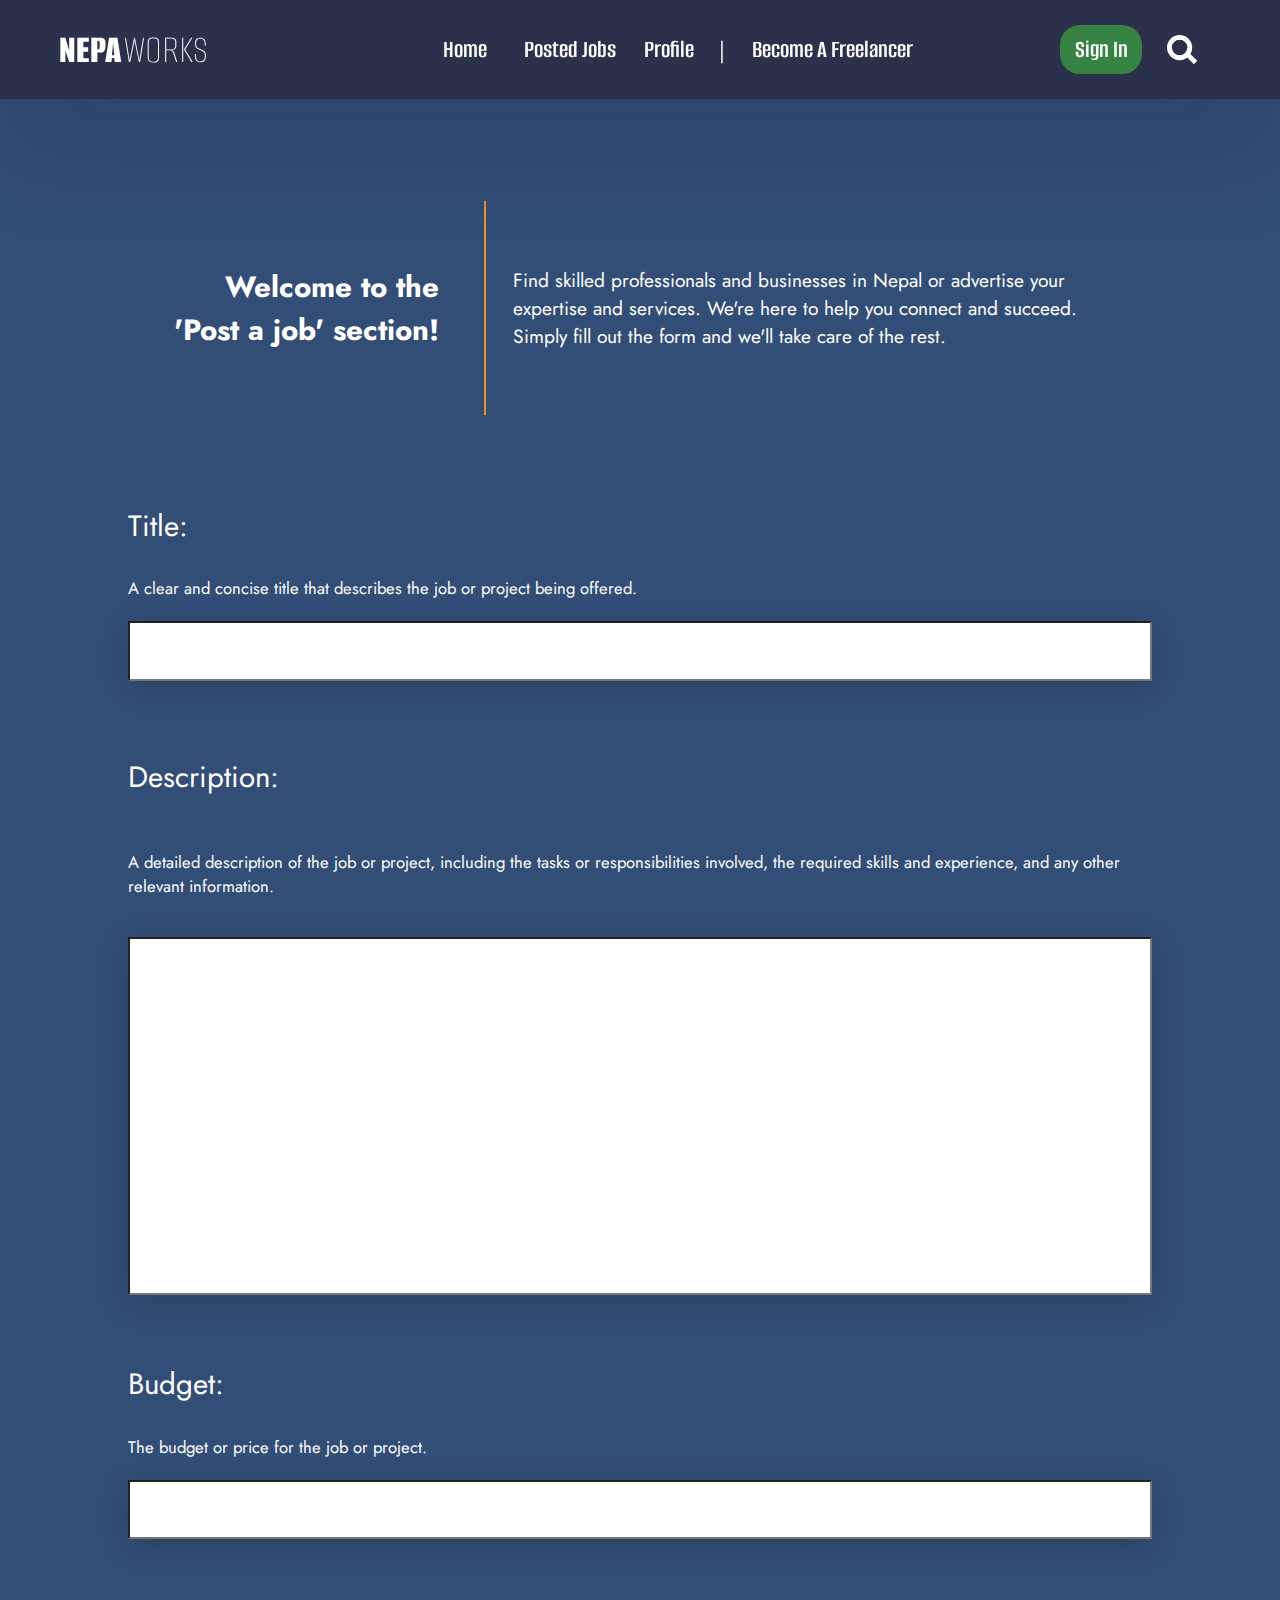
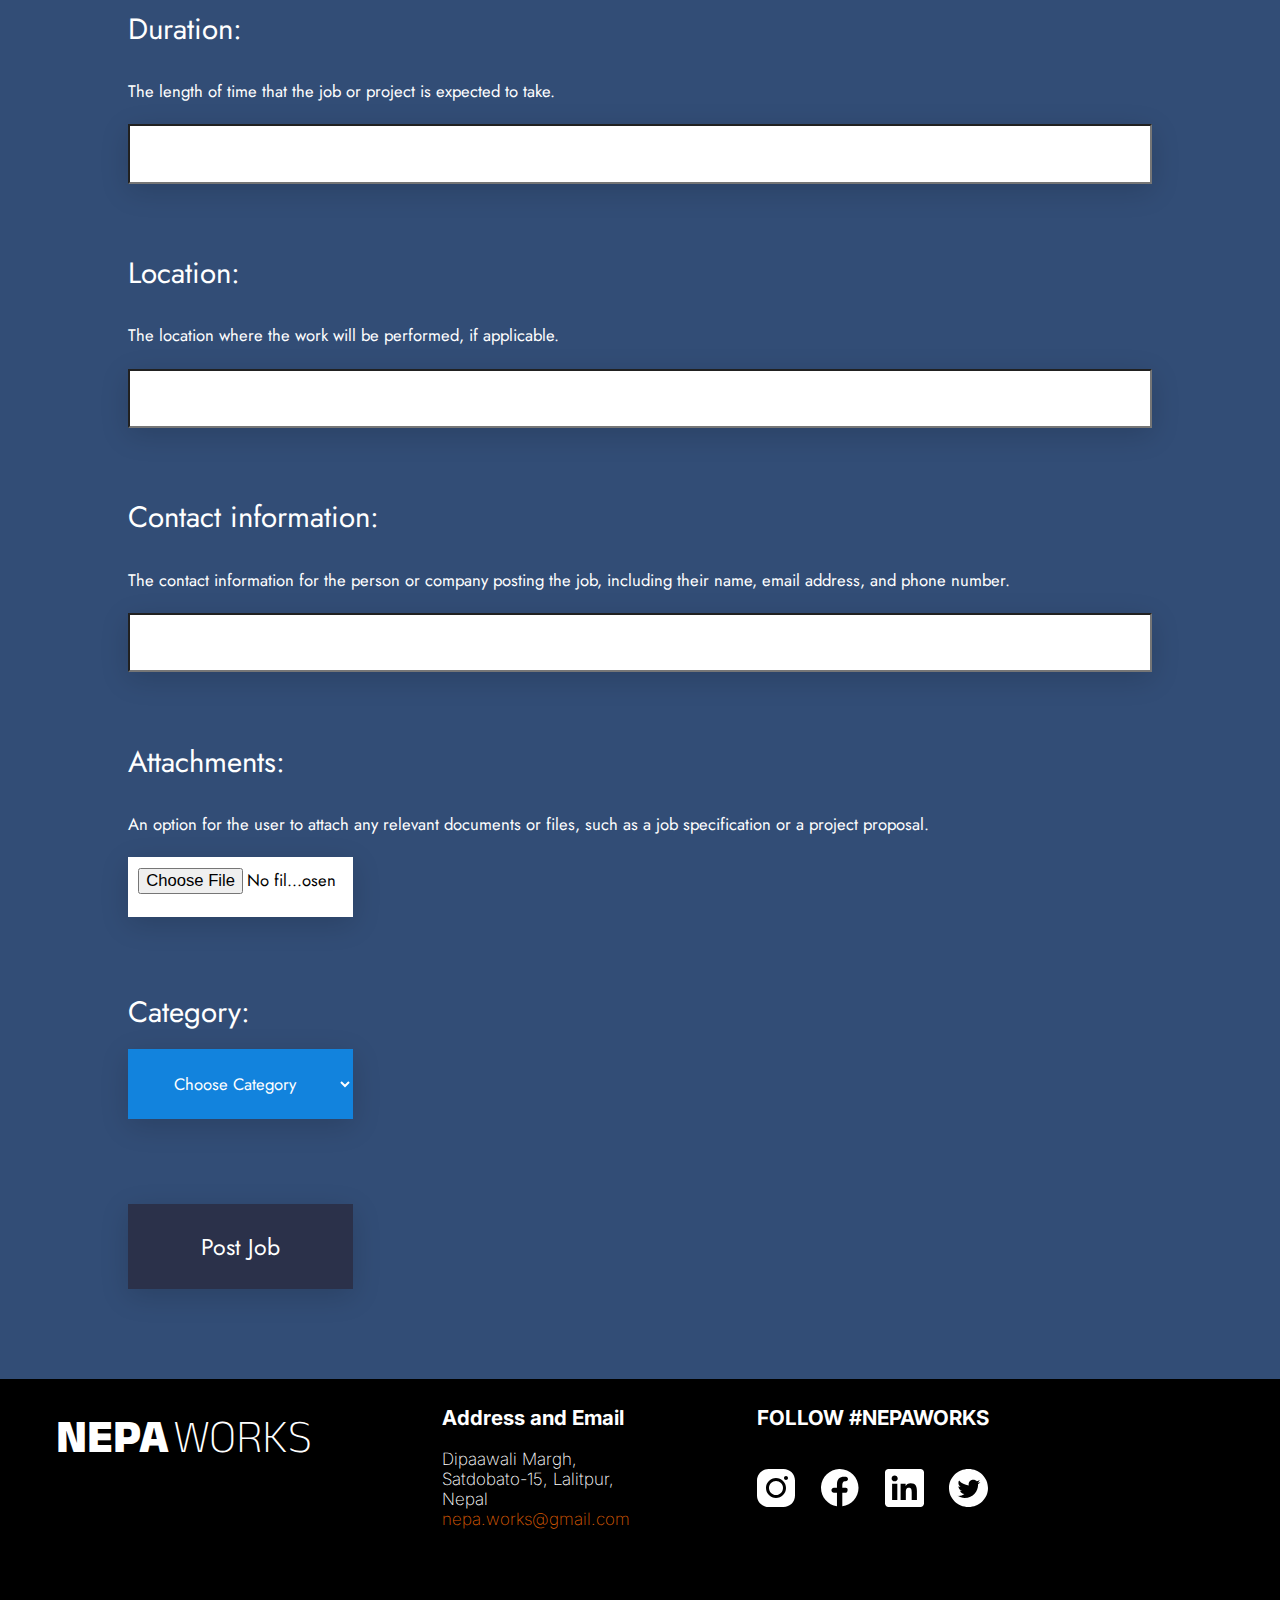
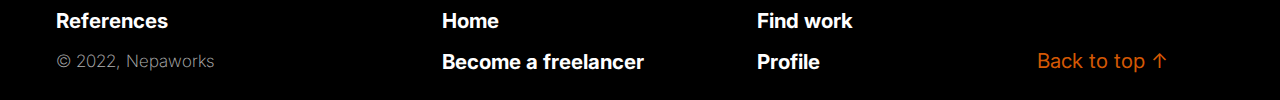
<file: post_a_job.html>
<!DOCTYPE html>
<html lang="en-GB">

<head>
    <meta charset="utf-8">

    <link rel="stylesheet" href="./styles/post_a_job.css" />
    <link rel="stylesheet" href="./styles/fonts.css" />
    <link rel="stylesheet" href="./styles/navbar.css" />
    <link rel="stylesheet" href="./styles/footer.css" />

    <meta name="viewport" content="width=device-width, initial-scale=1.0">

    <meta name="description" content="NEPAworks helps you connect with Nepal's top professionals, find work and create network!" />
    <meta name="keywords" content="NEPAworks, Nepali, Freelancing, Freelancer, Work" />

    <title>Nepaworks - Post a job</title>
    <!--[if lt IE 9]> <script src="scripts/html5shiv.js"> </script> <![endif] -->
    <!--
    Author: Abhash Rai and 23140736 
    Organisation: Birmingham City University
    Copyright: Copyright 2021
    -->
</head>

<body>
    <div class="navigation_bar">
        <div class="text_logo navbaritems">
            <a href="./index.html">
                <div class="NEPA">NEPA</div>
                <div class="WORKS">WORKS</div>
            </a>
        </div>

        <div class="to_hide empty"></div>

        <div class="to_hide navbaritems"><a href="./index.html">Home</a></div>

        <div class="to_hide navbaritems"><a href="./profile_page.html">Posted Jobs</a></div>

        <div class="to_hide navbaritems"><a href="./profile_page.html">Profile</a></div>

        <div class="to_hide navbaritems">|</div>

        <div class="to_hide navbaritems"><a href="./logInSinUp.html">Become A Freelancer</a></div>

        <div class="to_hide empty"></div>

        <div class="nav_bar_signin_button_outer navbaritems">
            <a href="./logInSinUp.html">
                <div class="nav_bar_signin_button">Sign In</div>
            </a>
        </div>

        <div class="nav_icons_container navbaritems">
            <a class="nav_desktop" href="./search_results.html"><img src="./graphics/icons/small_search_Icon.svg" alt="Small Search Icon"></a>
            <div class="hamburger_icon_container">
                <input type="checkbox" id="toggle">
                <label for="toggle" class="nav_mobile_container toggle-visibility">
                    <button class="nav_mobile"><img src="./graphics/icons/menu.svg" alt="Small Hamburger Icon"></button>
                </label>

                <section class="mobile_view_nagivation_slidein toggle-visibility">
                    <div>NEPAworks helps you connect with Nepal's top professionals, find work and create network!</div>
                    <div><a href="./index.html">Home</a></div>
                    <div><a href="./search_results.html">Search</a></div>
                    <div><a href="./logInSinUp.html">Log In</a></div>
                    <div><a href="./logInSinUp.html">Become A Freelancer</a></div>
                    <div><a href="./profile_page.html">Posted Jobs</a></div>
                    <div><a href="./profile_page.html">Profile</a></div>
                    <div><a href="./references.html">References</a></div>
                </section>
            </div>
            
        </div>
    </div>
    <div class="navbar_empty_section"></div>

    <div class="post_a_job_outer">
        <div class="post_a_job_inner">
            <div class="post_a_job_intro_text">
                <div class="post_a_job_intro_text_left">
                    Welcome to the<br>'Post a job' section!
                </div>
                <div class="post_a_job_intro_text_right">
                    Find skilled professionals and businesses in Nepal or advertise your expertise and services. We're here to help you connect and succeed. Simply fill out the form and we'll take care of the rest.
                </div>
            </div>

            <div class="form_container">
                <form class="post_a_job_form">
                    <div class="form_items item1 title common">
                        <div class="top">Title:</div>
                        <div class="middle">
                            <label for="title">A clear and concise title that describes the job or project being offered.</label>
                        </div>
                        <div class="bottom">
                            <input required type="text" id="title" name="title">
                        </div>
                    </div>
                    <div class="form_items item2 description">
                        <div class="top">
                            <label for="description">Description:</label>
                        </div>
                        <div class="middle">A detailed description of the job or project, including the tasks or responsibilities involved, the required skills and experience, 
                            and any other relevant information.</div>
                        <div class="bottom">
                            <input required type="text" id="description" name="description">
                        </div>
                    </div>
                    <div class="form_items item3 budget common">
                        <div class="top">
                            <label for="budget">Budget:</label>
                        </div>
                        <div class="middle">The budget or price for the job or project.</div>
                        <div class="bottom">
                            <input required type="number" id="budget" name="budget">
                        </div>
                    </div>
                    <div class="form_items item4 duration common">
                        <div class="top">
                            <label for="duration">Duration:</label>
                        </div>
                        <div class="middle">The length of time that the job or project is expected to take.</div>
                        <div class="bottom">
                            <input required type="text" id="duration" name="duration">
                        </div>
                    </div>
                    <div class="form_items item5 location common">
                        <div class="top">
                            <label for="location">Location:</label>
                        </div>
                        <div class="middle">The location where the work will be performed, if applicable.</div>
                        <div class="bottom">
                            <input required type="text" id="location" name="location">
                        </div>
                    </div>
                    <div class="form_items item6 contact common">
                        <div class="top">
                            <label for="contact">Contact information:</label>
                        </div>
                        <div class="middle">The contact information for the person or company posting the job, including their name, email address, and phone number.</div>
                        <div class="bottom">
                            <input required type="text" id="contact" name="contact">
                        </div>
                    </div>
                    <div class="form_items item7 attachment common">
                        <div class="top">
                            <label for="attachment">Attachments:</label>
                        </div>
                        <div class="middle">
                            An option for the user to attach any relevant documents or files, such as a job specification or a project proposal.
                        </div>
                        <div class="bottom">
                            <input type="file" id="attachment" name="attachment">
                        </div>
                    </div>
                    <div class="form_items item8 category">
                        <div class="top">
                            <label for="category">Category:</label>
                        </div>
                        <div class="bottom">
                            <select id="category">
                                <option value="" disabled selected>Choose Category</option>
                                <option value="option1">IT work</option>
                                <option value="option2">Plumbing</option>
                                <option value="option3">Translating</option>
                                <option value="option4">Electrical work</option>
                                <option value="option5">Servicing</option>
                            </select>                              
                        </div>
                    </div>
                    <div class="form_items item9 post_a_job_button">
                        <button type="submit">Post Job</button>
                    </div>
                </form>
            </div>
        </div>
    </div>

    <div class="footer_section">

        <div 
        class="footer_container">
            <div class="footer_item_top_left">
                <div>
                    <span class="NEPA">NEPA</span>
                    <span class="WORKS">WORKS</span>
                </div>
            </div>

            <div 
            class="footer_item_top_mid"
            style="
            display: grid;
            row-gap: 10%;
            grid-template-rows: 25% 65%;
            ">
                <div>Address and Email</div>
                <div>
                    Dipaawali Margh,<br/>
                    Satdobato-15, Lalitpur,<br/>
                    Nepal<br/>
                    <span style="color:#D45804">nepa.works@gmail.com</span>
                </div>
            </div>

            <div 
            class="footer_item_top_right"
            style="
            display: grid;
            row-gap: 10%;
            grid-template-rows: 25% 65%;
            ">
                <div>FOLLOW #NEPAWORKS</div>
                <div
                class="footer_icons_container"
                style="
                display: grid;
                grid-template-columns: auto auto auto auto;
                ">
                    <div><a href="#instagram"><img src="./graphics/icons/insta_icon.svg" alt="Instagram Icon"></a></div>
                    <div><a href="#facebook"><img src="./graphics/icons/fb_icon.svg" alt="Facebook Icon"></a></div>
                    <div><a href="#linkedIn"><img src="./graphics/icons/linkedIn_icon.svg" alt="LinkedIn Icon"></a></div>
                    <div><a href="#twitter"><img src="./graphics/icons/twitter_icon.svg" alt="Twitter Icon"></a></div>
                </div>
            </div>

            <div 
            class="footer_item_bottom_left"
            style="
                display: grid;
                grid-template-rows: 40% 40%;
                row-gap: 20%;
            ">
                <div class="footer_references_link"><a href="./references.html" style="text-decoration: none">References</a></div>
                <div>© 2022, Nepaworks</div>
            </div>
            
            <div 
            class="footer_item_bottom_mid"
            style="
                display: grid;
                grid-template-rows: 40% 40%;
                row-gap: 20%;
            ">
                <div><a href="./index.html" style="text-decoration: none">Home</a></div>
                <div><a href="./logInSinUp.html" style="text-decoration: none">Become a freelancer</a></div>
            </div>

            <div 
            class="footer_item_bottom_right"
            style="
                display: grid;
                grid-template-columns: 50% 40%;
                column-gap: 10%;
            ">
                <div
                style="
                    display: grid;
                    grid-template-rows: 40% 40%;
                    row-gap: 20%;
                ">
                    <div><a href="./search_results.html" style="text-decoration: none">Find work</a></div>
                    <div><a href="./profile_page.html" style="text-decoration: none">Profile</a></div>
                </div>
                <div
                style="
                    display: grid;
                    grid-template-rows: 40% 40%;
                    row-gap: 20%;
                ">
                    <div></div>
                    <div class="back_to_top_container">
                        <a href="#top" style="text-decoration: none; color:#D45804;">Back to top ↑</a>
                    </div>
                </div>
            </div>
        </div>
    </div>
</body>

</html>
</file>
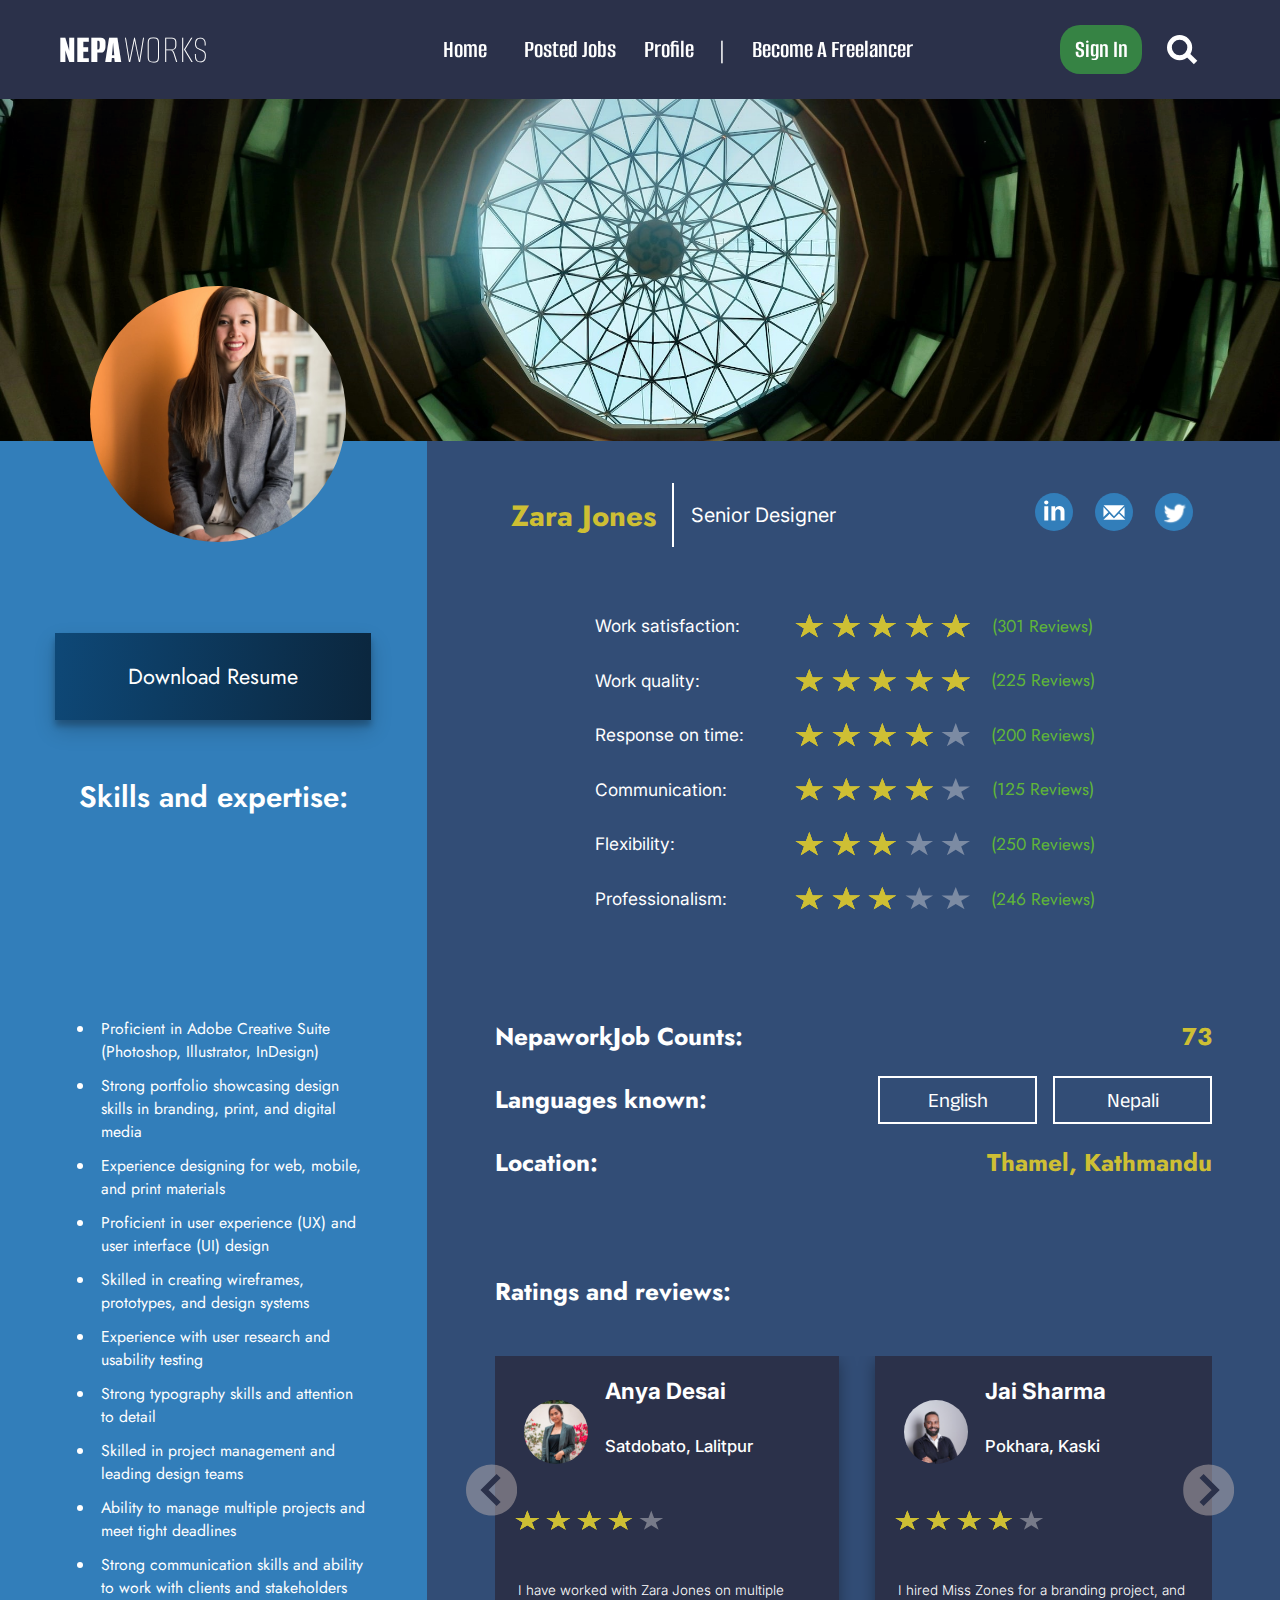
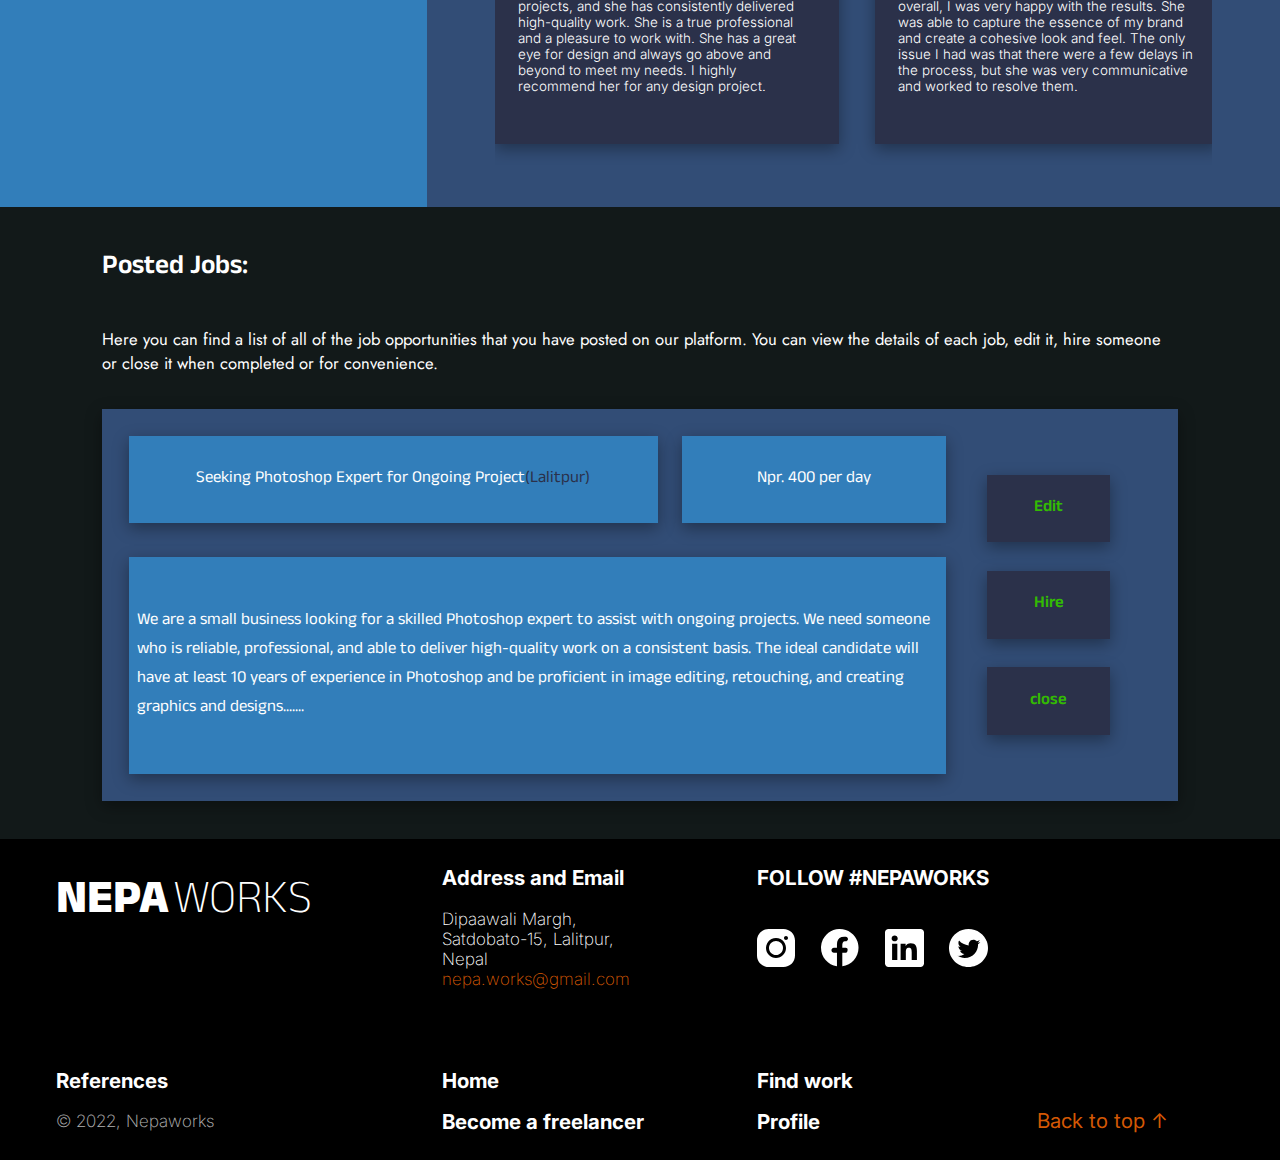
<file: profile_page.html>
<!DOCTYPE html>
<html lang="en-GB">

<head>
    <meta charset="utf-8">

    <link rel="stylesheet" href="./styles/profile_page.css" />
    <link rel="stylesheet" href="./styles/fonts.css" />
    <link rel="stylesheet" href="./styles/navbar.css" />
    <link rel="stylesheet" href="./styles/footer.css" />

    <meta name="viewport" content="width=device-width, initial-scale=1.0">

    <meta name="description" content="NEPAworks helps you connect with Nepal's top professionals, find work and create network!" />
    <meta name="keywords" content="NEPAworks, Nepali, Freelancing, Freelancer, Work" />

    <title>Nepaworks - Profile</title>
    <!--[if lt IE 9]> <script src="scripts/html5shiv.js"> </script> <![endif] -->
    <!--
    Author: Abhash Rai and 23140736 
    Organisation: Birmingham City University
    Copyright: Copyright 2021
    -->
</head>

<body>
    <div class="navigation_bar">
        <div class="text_logo navbaritems">
            <a href="./index.html">
                <div class="NEPA">NEPA</div>
                <div class="WORKS">WORKS</div>
            </a>
        </div>

        <div class="to_hide empty"></div>

        <div class="to_hide navbaritems"><a href="./index.html">Home</a></div>

        <div class="to_hide navbaritems"><a href="./profile_page.html">Posted Jobs</a></div>

        <div class="to_hide navbaritems"><a href="./profile_page.html">Profile</a></div>

        <div class="to_hide navbaritems">|</div>

        <div class="to_hide navbaritems"><a href="./logInSinUp.html">Become A Freelancer</a></div>

        <div class="to_hide empty"></div>

        <div class="nav_bar_signin_button_outer navbaritems">
            <a href="./logInSinUp.html">
                <div class="nav_bar_signin_button">Sign In</div>
            </a>
        </div>

        <div class="nav_icons_container navbaritems">
            <a class="nav_desktop" href="./search_results.html"><img src="./graphics/icons/small_search_Icon.svg" alt="Small Search Icon"></a>
            <div class="hamburger_icon_container">
                <input type="checkbox" id="toggle">
                <label for="toggle" class="nav_mobile_container toggle-visibility">
                    <button class="nav_mobile"><img src="./graphics/icons/menu.svg" alt="Small Hamburger Icon"></button>
                </label>

                <section class="mobile_view_nagivation_slidein toggle-visibility">
                    <div>NEPAworks helps you connect with Nepal's top professionals, find work and create network!</div>
                    <div><a href="./index.html">Home</a></div>
                    <div><a href="./search_results.html">Search</a></div>
                    <div><a href="./logInSinUp.html">Log In</a></div>
                    <div><a href="./logInSinUp.html">Become A Freelancer</a></div>
                    <div><a href="./profile_page.html">Posted Jobs</a></div>
                    <div><a href="./profile_page.html">Profile</a></div>
                    <div><a href="./references.html">References</a></div>
                </section>
            </div>
            
        </div>
    </div>
    <div class="navbar_empty_section"></div>

    <div class="profile_section_outer">
        <div class="display_picture"></div>
        <div class="profile_section_inner_top">
            <div class="cover_picture_section"></div>
            
            <div class="skills_section">
                <div class="skills_section_inner">
                    <div class="download_resume_button">
                        <button>Download Resume</button>
                    </div>
                    <div class="skills_title_text">Skills and expertise:</div>
                    <div class="skills_list">
                        <ul>
                            <li>Proficient in Adobe Creative Suite (Photoshop, Illustrator, InDesign)</li>
                            <li>Strong portfolio showcasing design skills in branding, print, and digital media</li>
                            <li>Experience designing for web, mobile, and print materials</li>
                            <li>Proficient in user experience (UX) and user interface (UI) design</li>
                            <li>Skilled in creating wireframes, prototypes, and design systems</li>
                            <li>Experience with user research and usability testing</li>
                            <li>Strong typography skills and attention to detail</li>
                            <li>Skilled in project management and leading design teams</li>
                            <li>Ability to manage multiple projects and meet tight deadlines</li>
                            <li>Strong communication skills and ability to work with clients and stakeholders</li>
                        </ul>
                    </div>
                </div>
            </div>

            <div class="profile_info">
                <div class="user_title_and_links">
                    <div class="user_full_anem">Zara Jones</div>
                    <div class="user_profession">Senior Designer</div>
                    <div class="empty"></div>
                    <div class="user_media_links_container">
                        <div class="linkedin_icon"><a href="#"><img src="./graphics/icons/user_linkedIn_icon.svg" alt="user_linkedIn_icon"></a></div>
                        <div class="email_icon"><a href="#"><img src="./graphics/icons/user_email_icon.svg" alt="user_email_icon"></a></div>
                        <div class="twitter_icon"><a href="#"><img src="./graphics/icons/user_twitter_icon.svg" alt="user_twitter_icon"></a></div>
                    </div>
                </div>
                
                <div class="review_stats">
                    <div class="stats_container">
                        <div class="stats_item satisfaction">
                            <div class="stat_item_left">Work satisfaction:</div>
                            <div class="stat_item_right">
                                <div class="stars_container">
                                    <div class="star"><img src="./graphics/icons/star_bright.svg" alt="star_bright"></div>
                                    <div class="star"><img src="./graphics/icons/star_bright.svg" alt="star_bright"></div>
                                    <div class="star"><img src="./graphics/icons/star_bright.svg" alt="star_bright"></div>
                                    <div class="star"><img src="./graphics/icons/star_bright.svg" alt="star_bright"></div>
                                    <div class="star"><img src="./graphics/icons/star_bright.svg" alt="star_bright"></div>
                                </div>
                                <div class="number_of_reviews">(301 Reviews)</div>
                            </div>
                        </div>
                        <div class="stats_item quality">
                            <div class="stat_item_left">Work quality:</div>
                            <div class="stat_item_right">
                                <div class="stars_container">
                                    <div class="star"><img src="./graphics/icons/star_bright.svg" alt="star_bright"></div>
                                    <div class="star"><img src="./graphics/icons/star_bright.svg" alt="star_bright"></div>
                                    <div class="star"><img src="./graphics/icons/star_bright.svg" alt="star_bright"></div>
                                    <div class="star"><img src="./graphics/icons/star_bright.svg" alt="star_bright"></div>
                                    <div class="star"><img src="./graphics/icons/star_bright.svg" alt="star_bright"></div>
                                </div>
                                <div class="number_of_reviews">(225 Reviews)</div>
                            </div>
                        </div>
                        <div class="stats_item response">
                            <div class="stat_item_left">Response on time:</div>
                            <div class="stat_item_right">
                                <div class="stars_container">
                                    <div class="star"><img src="./graphics/icons/star_bright.svg" alt="star_bright"></div>
                                    <div class="star"><img src="./graphics/icons/star_bright.svg" alt="star_bright"></div>
                                    <div class="star"><img src="./graphics/icons/star_bright.svg" alt="star_bright"></div>
                                    <div class="star"><img src="./graphics/icons/star_bright.svg" alt="star_bright"></div>
                                    <div class="star"><img src="./graphics/icons/star_dim.svg" alt="star_dim"></div>
                                </div>
                                <div class="number_of_reviews">(200 Reviews)</div>
                            </div>
                        </div>
                        <div class="stats_item communication">
                            <div class="stat_item_left">Communication:</div>
                            <div class="stat_item_right">
                                <div class="stars_container">
                                    <div class="star"><img src="./graphics/icons/star_bright.svg" alt="star_bright"></div>
                                    <div class="star"><img src="./graphics/icons/star_bright.svg" alt="star_bright"></div>
                                    <div class="star"><img src="./graphics/icons/star_bright.svg" alt="star_bright"></div>
                                    <div class="star"><img src="./graphics/icons/star_bright.svg" alt="star_bright"></div>
                                    <div class="star"><img src="./graphics/icons/star_dim.svg" alt="star_dim"></div>
                                </div>
                                <div class="number_of_reviews">(125 Reviews)</div>
                            </div>
                        </div>
                        <div class="stats_item flexibility">
                            <div class="stat_item_left">Flexibility:</div>
                            <div class="stat_item_right">
                                <div class="stars_container">
                                    <div class="star"><img src="./graphics/icons/star_bright.svg" alt="star_bright"></div>
                                    <div class="star"><img src="./graphics/icons/star_bright.svg" alt="star_bright"></div>
                                    <div class="star"><img src="./graphics/icons/star_bright.svg" alt="star_bright"></div>
                                    <div class="star"><img src="./graphics/icons/star_dim.svg" alt="star_dim"></div>
                                    <div class="star"><img src="./graphics/icons/star_dim.svg" alt="star_dim"></div>
                                </div>
                                <div class="number_of_reviews">(250 Reviews)</div>
                            </div>
                        </div>
                        <div class="stats_item profesionalism">
                            <div class="stat_item_left">Professionalism:</div>
                            <div class="stat_item_right">
                                <div class="stars_container">
                                    <div class="star"><img src="./graphics/icons/star_bright.svg" alt="star_bright"></div>
                                    <div class="star"><img src="./graphics/icons/star_bright.svg" alt="star_bright"></div>
                                    <div class="star"><img src="./graphics/icons/star_bright.svg" alt="star_bright"></div>
                                    <div class="star"><img src="./graphics/icons/star_dim.svg" alt="star_dim"></div>
                                    <div class="star"><img src="./graphics/icons/star_dim.svg" alt="star_dim"></div>
                                </div>
                                <div class="number_of_reviews">(246 Reviews)</div>
                            </div>
                        </div>
                    </div>
                </div>
                
                <div class="user_basic_info">
                    <div class="basic_intro_row job_counts">
                        <div class="basic_intro_left">Nepa<span>work</span> <span></span>Job Counts:</div>
                        <div class="basic_intro_right">73</div>
                    </div>
                    <div class="basic_intro_row languages">
                        <div class="basic_intro_left">Languages known: </div>
                        <div class="basic_intro_right">
                            <a href="#" class="english_element">English</a>
                            <a href="#" class="nepali_element">Nepali</a>
                        </div>
                    </div>
                    <div class="basic_intro_row location">
                        <div class="basic_intro_left">Location: </div>
                        <div class="basic_intro_right">Thamel, Kathmandu</div>
                    </div>
                </div>

                <div class="ratings_and_reviews">
                    <div class="rating_section_title">
                        Ratings and reviews:
                        <svg class="review_arrow_left review_arrow" width="80" height="80" viewBox="0 0 80 80" fill="none" xmlns="http://www.w3.org/2000/svg">
                        <path d="M80 40C80 62.0914 62.0914 80 40 80C17.9086 80 0 62.0914 0 40C0 17.9086 17.9086 0 40 0C62.0914 0 80 17.9086 80 40Z" fill="#B7ADAD" fill-opacity="0.5"/>
                        <path d="M51 18L29 40L51 62" stroke="#2B314A" stroke-width="9"/>
                        </svg>

                        <svg class="review_arrow_right review_arrow" width="80" height="80" viewBox="0 0 80 80" fill="none" xmlns="http://www.w3.org/2000/svg">
                        <path d="M80 40C80 62.0914 62.0914 80 40 80C17.9086 80 0 62.0914 0 40C0 17.9086 17.9086 0 40 0C62.0914 0 80 17.9086 80 40Z" fill="#B7ADAD" fill-opacity="0.5"/>
                        <path d="M51 18L29 40L51 62" stroke="#2B314A" stroke-width="9"/>
                        </svg>
                    </div>
                    <div class="review_slideable">

                        <div class="review review1">
                            <div class="review_dp"><div class="review_dp_container review_dp_container1"></div></div>
                            <div class="review_name">Anya Desai</div>
                            <div class="review_address">Satdobato, Lalitpur</div>
                            <div class="review_star">
                                <div class="review_stars_container">
                                    <div class="star"><img src="./graphics/icons/star_bright.svg" alt="star_bright icon"></div>
                                    <div class="star"><img src="./graphics/icons/star_bright.svg" alt="star_bright icon"></div>
                                    <div class="star"><img src="./graphics/icons/star_bright.svg" alt="star_bright icon"></div>
                                    <div class="star"><img src="./graphics/icons/star_bright.svg" alt="star_bright icon"></div>
                                    <div class="star"><img src="./graphics/icons/star_dim.svg" alt="star_dim icon"></div>
                                </div>
                            </div>
                            <div class="review_description">I have worked with Zara Jones on multiple projects, and she has consistently delivered high-quality work. She is a true professional and a pleasure to work with. She has a great eye for design and always go above and beyond to meet my needs. I highly recommend her for any design project.</div>
                        </div>

                        <div class="review review2">
                            <div class="review_dp"><div class="review_dp_container review_dp_container2"></div></div>
                            <div class="review_name">Jai Sharma</div>
                            <div class="review_address">Pokhara, Kaski</div>
                            <div class="review_star">
                                <div class="review_stars_container">
                                    <div class="star"><img src="./graphics/icons/star_bright.svg" alt="star_bright icon"></div>
                                    <div class="star"><img src="./graphics/icons/star_bright.svg" alt="star_bright icon"></div>
                                    <div class="star"><img src="./graphics/icons/star_bright.svg" alt="star_bright icon"></div>
                                    <div class="star"><img src="./graphics/icons/star_bright.svg" alt="star_bright icon"></div>
                                    <div class="star"><img src="./graphics/icons/star_dim.svg" alt="star_dim icon"></div>
                                </div>
                            </div>
                            <div class="review_description">I hired Miss Zones for a branding project, and overall, I was very happy with the results. She was able to capture the essence of my brand and create a cohesive look and feel. The only issue I had was that there were a few delays in the process, but she was very communicative and worked to resolve them.</div>
                        </div>


                        <div class="review review3">
                            <div class="review_dp"><div class="review_dp_container review_dp_container3"></div></div>
                            <div class="review_name">David Owen</div>
                            <div class="review_address">Kathmandu</div>
                            <div class="review_star">
                                <div class="review_stars_container">
                                    <div class="star"><img src="./graphics/icons/star_bright.svg" alt="star_bright icon"></div>
                                    <div class="star"><img src="./graphics/icons/star_bright.svg" alt="star_bright icon"></div>
                                    <div class="star"><img src="./graphics/icons/star_bright.svg" alt="star_bright icon"></div>
                                    <div class="star"><img src="./graphics/icons/star_bright.svg" alt="star_bright icon"></div>
                                    <div class="star"><img src="./graphics/icons/star_dim.svg" alt="star_dim icon"></div>
                                </div>
                            </div>
                            <div class="review_description">Zara is a highly skilled marketing professional with a keen eye for detail and a deep understanding of the industry. Overall, it was a pleasure working with her and I would highly recommend her to anyone in need of top-notch services.</div>
                        </div>
                    </div>
                </div>
            </div>
            
        </div>

        <div id="posted_jobs_section" class="posted_jobs_section">
            <div class="posted_jobs_section_inner">
                <div class="title">Posted Jobs:</div>
                <div class="intro">Here you can find a list of all of the job opportunities that you have posted on our platform. You can view the details of each job, edit it,  hire someone or close it when completed or for convenience.</div>
                <div class="container">
                    <div class="container_left">
                        <div class="job_title">Seeking Photoshop Expert for Ongoing Project <span>(Lalitpur)</span></div>
                        <div class="job_pay">Npr. 400 per day</div>
                        <div class="job_describle">We are a small business looking for a skilled Photoshop expert to assist with ongoing projects. We need someone who is reliable, professional, and able to deliver high-quality work on a consistent basis. The ideal candidate will have at least 10 years of experience in Photoshop and be proficient in image editing, retouching, and creating graphics and designs.......</div>
                    </div>
                    <div class="container_right">
                        <div class="edit"><button class="edit_button">Edit</button></div>
                        <div class="hire"><button class="hire_button">Hire</button></div>
                        <div class="close"><button class="close_button">close</button></div>
                    </div>
                </div>
            </div>
        </div>
    </div>

    <div class="footer_section">

        <div 
        class="footer_container">
            <div class="footer_item_top_left">
                <div>
                    <span class="NEPA">NEPA</span>
                    <span class="WORKS">WORKS</span>
                </div>
            </div>

            <div 
            class="footer_item_top_mid"
            style="
            display: grid;
            row-gap: 10%;
            grid-template-rows: 25% 65%;
            ">
                <div>Address and Email</div>
                <div>
                    Dipaawali Margh,<br/>
                    Satdobato-15, Lalitpur,<br/>
                    Nepal<br/>
                    <span style="color:#D45804">nepa.works@gmail.com</span>
                </div>
            </div>

            <div 
            class="footer_item_top_right"
            style="
            display: grid;
            row-gap: 10%;
            grid-template-rows: 25% 65%;
            ">
                <div>FOLLOW #NEPAWORKS</div>
                <div
                class="footer_icons_container"
                style="
                display: grid;
                grid-template-columns: auto auto auto auto;
                ">
                    <div><a href="#instagram"><img src="./graphics/icons/insta_icon.svg" alt="Instagram Icon"></a></div>
                    <div><a href="#facebook"><img src="./graphics/icons/fb_icon.svg" alt="Facebook Icon"></a></div>
                    <div><a href="#linkedIn"><img src="./graphics/icons/linkedIn_icon.svg" alt="LinkedIn Icon"></a></div>
                    <div><a href="#twitter"><img src="./graphics/icons/twitter_icon.svg" alt="Twitter Icon"></a></div>
                </div>
            </div>

            <div 
            class="footer_item_bottom_left"
            style="
                display: grid;
                grid-template-rows: 40% 40%;
                row-gap: 20%;
            ">
                <div class="footer_references_link"><a href="./references.html" style="text-decoration: none">References</a></div>
                <div>© 2022, Nepaworks</div>
            </div>
            
            <div 
            class="footer_item_bottom_mid"
            style="
                display: grid;
                grid-template-rows: 40% 40%;
                row-gap: 20%;
            ">
                <div><a href="./index.html" style="text-decoration: none">Home</a></div>
                <div><a href="./logInSinUp.html" style="text-decoration: none">Become a freelancer</a></div>
            </div>

            <div 
            class="footer_item_bottom_right"
            style="
                display: grid;
                grid-template-columns: 50% 40%;
                column-gap: 10%;
            ">
                <div
                style="
                    display: grid;
                    grid-template-rows: 40% 40%;
                    row-gap: 20%;
                ">
                    <div><a href="./search_results.html" style="text-decoration: none">Find work</a></div>
                    <div><a href="./profile_page.html" style="text-decoration: none">Profile</a></div>
                </div>
                <div
                style="
                    display: grid;
                    grid-template-rows: 40% 40%;
                    row-gap: 20%;
                ">
                    <div></div>
                    <div class="back_to_top_container">
                        <a href="#top" style="text-decoration: none; color:#D45804;">Back to top ↑</a>
                    </div>
                </div>
            </div>
        </div>
    </div>
</body>

</html>
</file>
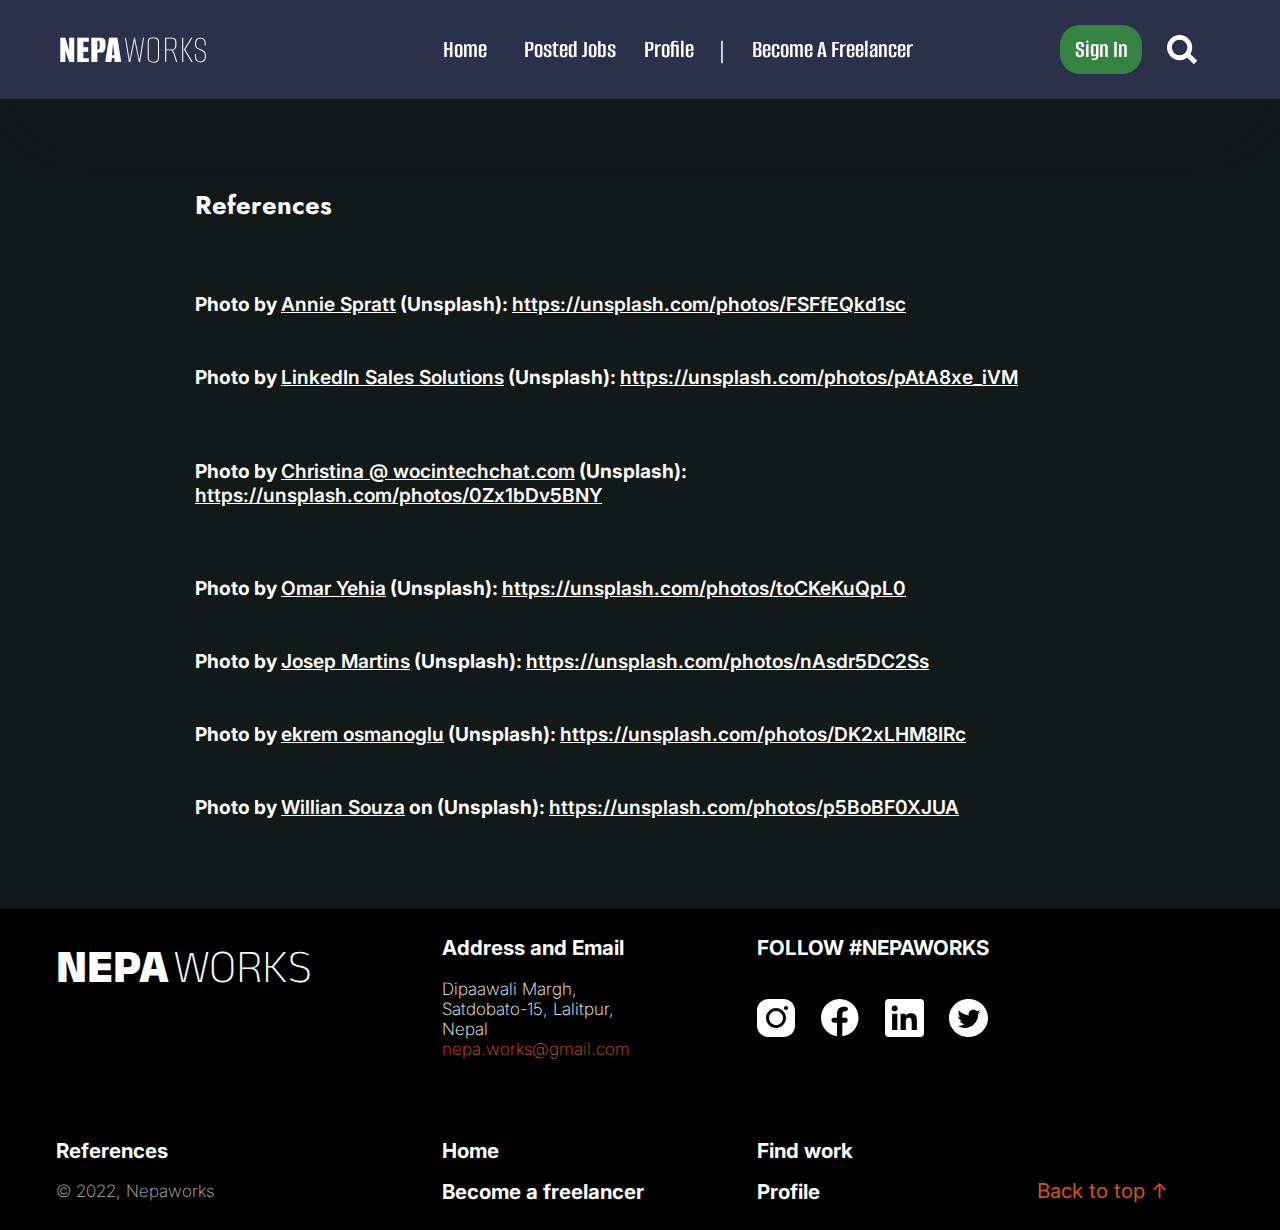
<file: references.html>
<!DOCTYPE html>
<html lang="en-GB">

<head>
    <meta charset="utf-8">

    <link rel="stylesheet" href="./styles/references.css" />
    <link rel="stylesheet" href="./styles/fonts.css" />
    <link rel="stylesheet" href="./styles/navbar.css" />
    <link rel="stylesheet" href="./styles/footer.css" />

    <meta name="viewport" content="width=device-width, initial-scale=1.0">

    <meta name="description" content="NEPAworks helps you connect with Nepal's top professionals, find work and create network!" />
    <meta name="keywords" content="NEPAworks, Nepali, Freelancing, Freelancer, Work" />

    <title>Nepaworks - References</title>
    <!--[if lt IE 9]> <script src="scripts/html5shiv.js"> </script> <![endif] -->
    <!--
    Author: Abhash Rai and 23140736 
    Organisation: Birmingham City University
    Copyright: Copyright 2021
    -->
</head>

<body>
    <div class="navigation_bar">
        <div class="text_logo navbaritems">
            <a href="./index.html">
                <div class="NEPA">NEPA</div>
                <div class="WORKS">WORKS</div>
            </a>
        </div>

        <div class="to_hide empty"></div>

        <div class="to_hide navbaritems"><a href="./index.html">Home</a></div>

        <div class="to_hide navbaritems"><a href="./profile_page.html">Posted Jobs</a></div>

        <div class="to_hide navbaritems"><a href="./profile_page.html">Profile</a></div>

        <div class="to_hide navbaritems">|</div>

        <div class="to_hide navbaritems"><a href="./logInSinUp.html">Become A Freelancer</a></div>

        <div class="to_hide empty"></div>

        <div class="nav_bar_signin_button_outer navbaritems">
            <a href="./logInSinUp.html">
                <div class="nav_bar_signin_button">Sign In</div>
            </a>
        </div>

        <div class="nav_icons_container navbaritems">
            <a class="nav_desktop" href="./search_results.html"><img src="./graphics/icons/small_search_Icon.svg" alt="Small Search Icon"></a>
            <div class="hamburger_icon_container">
                <input type="checkbox" id="toggle">
                <label for="toggle" class="nav_mobile_container toggle-visibility">
                    <button class="nav_mobile"><img src="./graphics/icons/menu.svg" alt="Small Hamburger Icon"></button>
                </label>

                <section class="mobile_view_nagivation_slidein toggle-visibility">
                    <div>NEPAworks helps you connect with Nepal's top professionals, find work and create network!</div>
                    <div><a href="./index.html">Home</a></div>
                    <div><a href="./search_results.html">Search</a></div>
                    <div><a href="./logInSinUp.html">Log In</a></div>
                    <div><a href="./logInSinUp.html">Become A Freelancer</a></div>
                    <div><a href="./profile_page.html">Posted Jobs</a></div>
                    <div><a href="./profile_page.html">Profile</a></div>
                    <div><a href="./references.html">References</a></div>
                </section>
            </div>
        </div>
    </div>
    <div class="navbar_empty_section"></div>

    <div class="review_outer">
        <table class="review_inner">
            <tr class="references_title">
                <td><h4>References</h4></td>
            </tr>
            <tr class="empty">
                <td></td>
            </tr>
            <tr class="refrence_item item1">
                <td><h4>Photo by <a href="https://unsplash.com/@anniespratt?utm_source=unsplash&utm_medium=referral&utm_content=creditCopyText">Annie Spratt</a> (Unsplash): <a href="https://unsplash.com/photos/FSFfEQkd1sc">https://unsplash.com/photos/FSFfEQkd1sc</a></h4></td>
            </tr>
            <tr class="refrence_item item2">
                <td><h4>Photo by <a href="https://unsplash.com/de/@linkedinsalesnavigator?utm_source=unsplash&utm_medium=referral&utm_content=creditCopyText">LinkedIn Sales Solutions</a> (Unsplash): <a href="https://unsplash.com/photos/pAtA8xe_iVM">https://unsplash.com/photos/pAtA8xe_iVM</a></h4></td>
            </tr>
            <tr class="refrence_item item3">
                <td><h4>Photo by <a href="https://unsplash.com/@wocintechchat?utm_source=unsplash&utm_medium=referral&utm_content=creditCopyText">Christina @ wocintechchat.com</a> (Unsplash): <a href="https://unsplash.com/photos/0Zx1bDv5BNY">https://unsplash.com/photos/0Zx1bDv5BNY</a></h4></td>
            </tr>
            <tr class="refrence_item item4">
                <td><h4>Photo by <a href="https://unsplash.com/@maplepharaoh?utm_source=unsplash&utm_medium=referral&utm_content=creditCopyText">Omar Yehia</a> (Unsplash): <a href="https://unsplash.com/photos/toCKeKuQpL0">https://unsplash.com/photos/toCKeKuQpL0</a></h4></td>
            </tr>
            <tr class="refrence_item item5">
                <td><h4>Photo by <a href="https://unsplash.com/@josepmartins?utm_source=unsplash&utm_medium=referral&utm_content=creditCopyText">Josep Martins</a> (Unsplash): <a href="https://unsplash.com/photos/nAsdr5DC2Ss">https://unsplash.com/photos/nAsdr5DC2Ss</a></h4></td>
            </tr>
            <tr class="refrence_item item6">
                <td><h4>Photo by <a href="https://unsplash.com/@konevi?utm_source=unsplash&utm_medium=referral&utm_content=creditCopyText">ekrem osmanoglu</a> (Unsplash): <a href="https://unsplash.com/photos/DK2xLHM8IRc">https://unsplash.com/photos/DK2xLHM8IRc</a></h4></td>
            </tr>
            <tr class="refrence_item item7">
                <td><h4>Photo by <a href="https://unsplash.com/@willsouzabr?utm_source=unsplash&utm_medium=referral&utm_content=creditCopyText">Willian Souza</a> on (Unsplash): <a href="https://unsplash.com/photos/p5BoBF0XJUA">https://unsplash.com/photos/p5BoBF0XJUA</a></h4></td>
            </tr>
        </table>
    </div>

    <div class="footer_section">

        <div 
        class="footer_container">
            <div class="footer_item_top_left">
                <div>
                    <span class="NEPA">NEPA</span>
                    <span class="WORKS">WORKS</span>
                </div>
            </div>

            <div 
            class="footer_item_top_mid"
            style="
            display: grid;
            row-gap: 10%;
            grid-template-rows: 25% 65%;
            ">
                <div>Address and Email</div>
                <div>
                    Dipaawali Margh,<br/>
                    Satdobato-15, Lalitpur,<br/>
                    Nepal<br/>
                    <span style="color:#D45804">nepa.works@gmail.com</span>
                </div>
            </div>

            <div 
            class="footer_item_top_right"
            style="
            display: grid;
            row-gap: 10%;
            grid-template-rows: 25% 65%;
            ">
                <div>FOLLOW #NEPAWORKS</div>
                <div
                class="footer_icons_container"
                style="
                display: grid;
                grid-template-columns: auto auto auto auto;
                ">
                    <div><a href="#instagram"><img src="./graphics/icons/insta_icon.svg" alt="Instagram Icon"></a></div>
                    <div><a href="#facebook"><img src="./graphics/icons/fb_icon.svg" alt="Facebook Icon"></a></div>
                    <div><a href="#linkedIn"><img src="./graphics/icons/linkedIn_icon.svg" alt="LinkedIn Icon"></a></div>
                    <div><a href="#twitter"><img src="./graphics/icons/twitter_icon.svg" alt="Twitter Icon"></a></div>
                </div>
            </div>

            <div 
            class="footer_item_bottom_left"
            style="
                display: grid;
                grid-template-rows: 40% 40%;
                row-gap: 20%;
            ">
                <div class="footer_references_link"><a href="./references.html" style="text-decoration: none">References</a></div>
                <div>© 2022, Nepaworks</div>
            </div>
            
            <div 
            class="footer_item_bottom_mid"
            style="
                display: grid;
                grid-template-rows: 40% 40%;
                row-gap: 20%;
            ">
                <div><a href="./index.html" style="text-decoration: none">Home</a></div>
                <div><a href="./logInSinUp.html" style="text-decoration: none">Become a freelancer</a></div>
            </div>

            <div 
            class="footer_item_bottom_right"
            style="
                display: grid;
                grid-template-columns: 50% 40%;
                column-gap: 10%;
            ">
                <div
                style="
                    display: grid;
                    grid-template-rows: 40% 40%;
                    row-gap: 20%;
                ">
                    <div><a href="./search_results.html" style="text-decoration: none">Find work</a></div>
                    <div><a href="./profile_page.html" style="text-decoration: none">Profile</a></div>
                </div>
                <div
                style="
                    display: grid;
                    grid-template-rows: 40% 40%;
                    row-gap: 20%;
                ">
                    <div></div>
                    <div class="back_to_top_container">
                        <a href="#top" style="text-decoration: none; color:#D45804;">Back to top ↑</a>
                    </div>
                </div>
            </div>
        </div>
    </div>
</body>

</html>
</file>
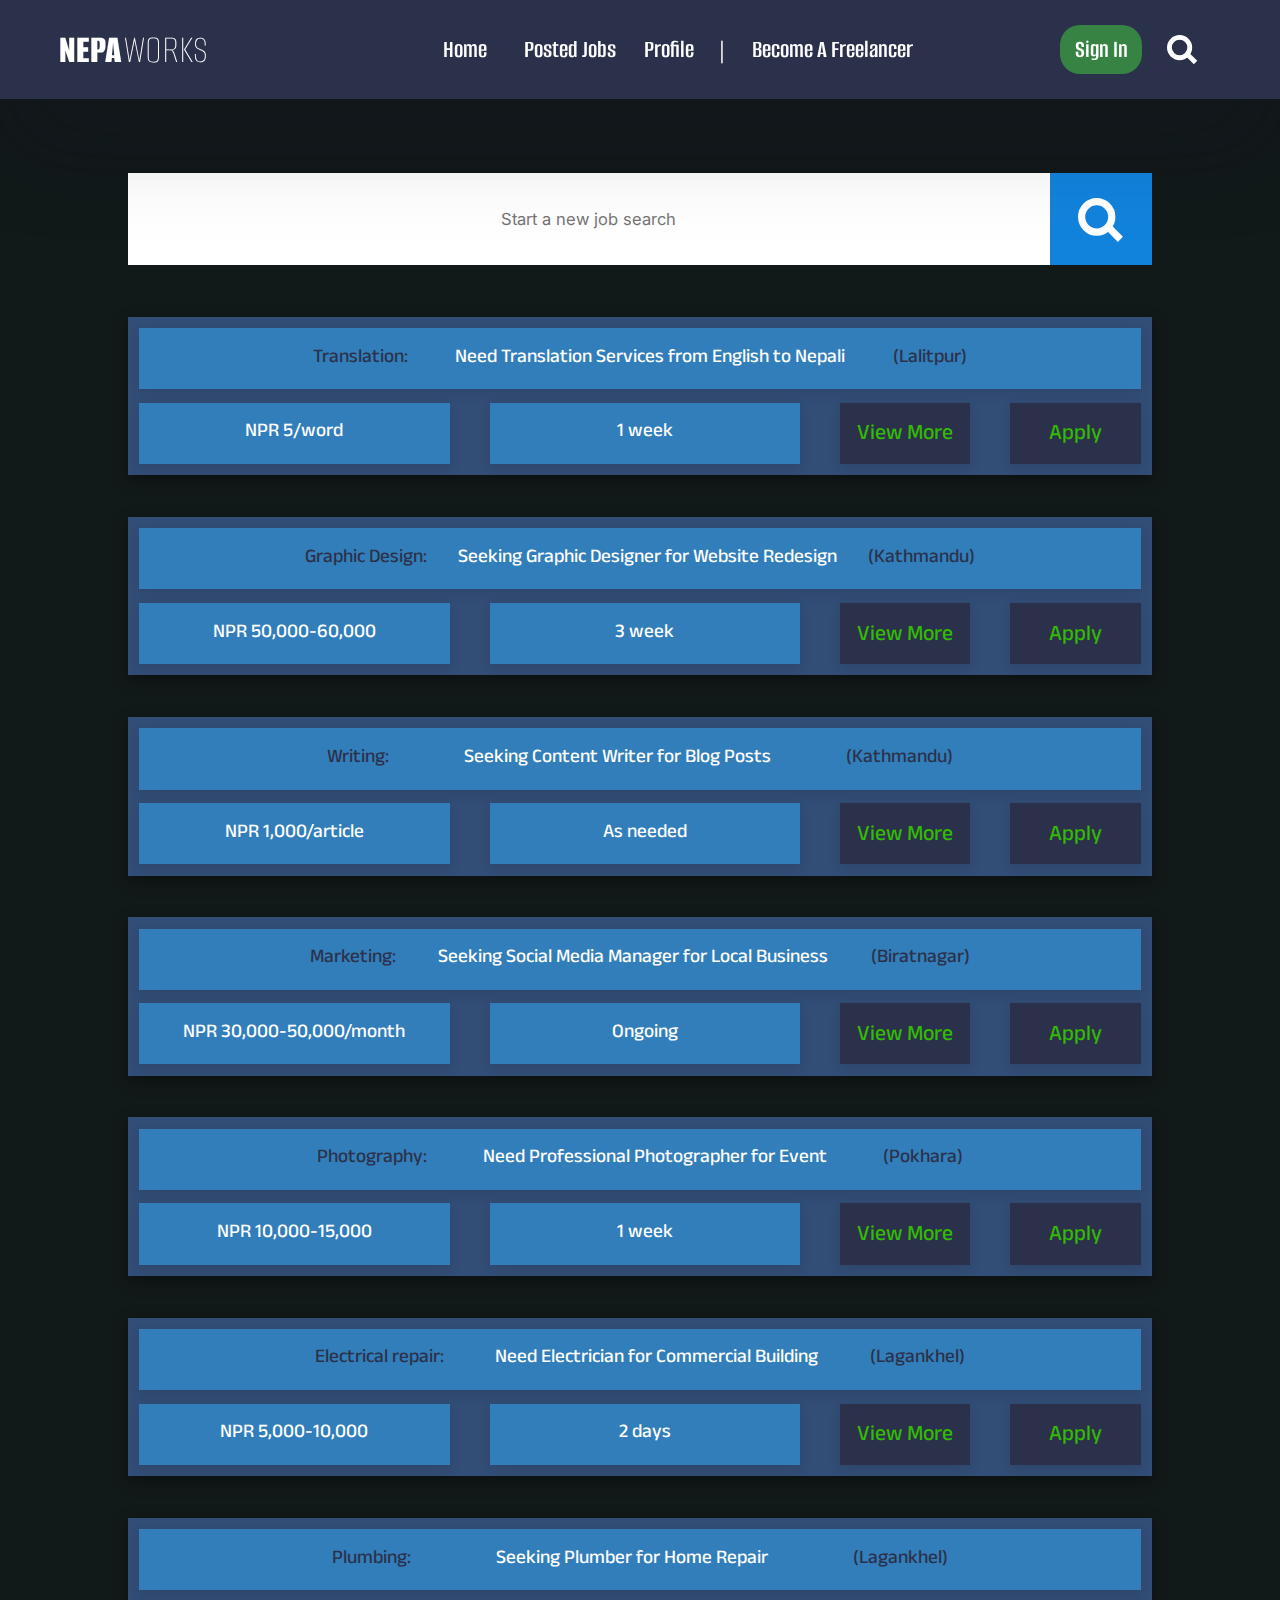
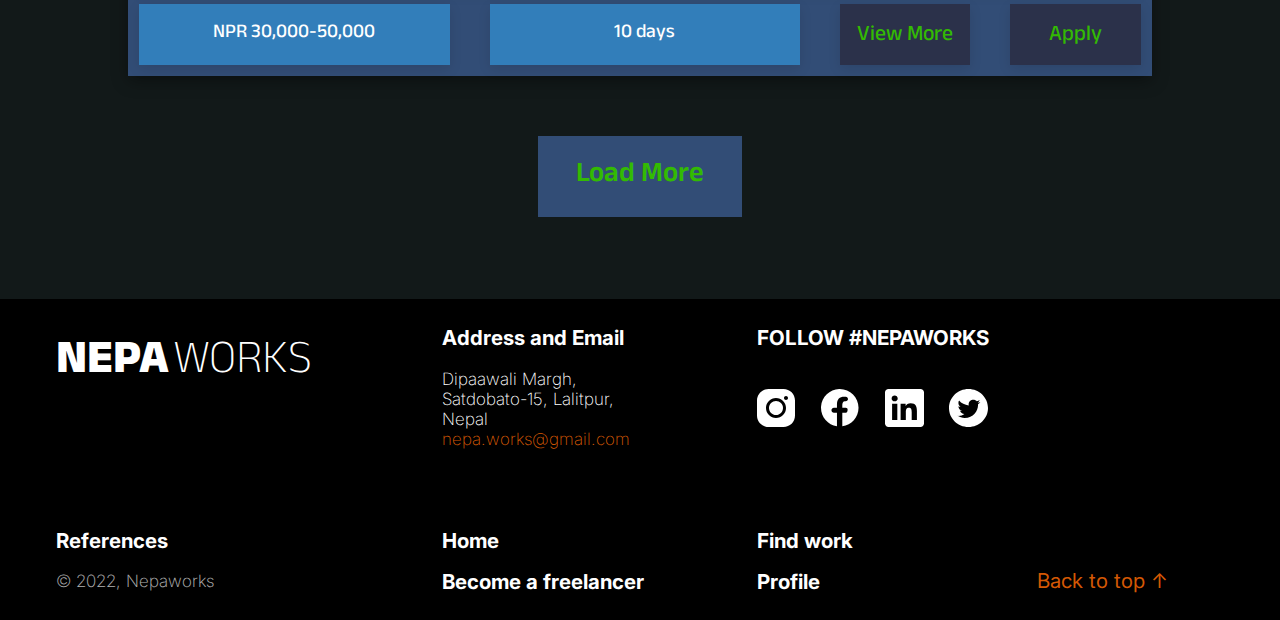
<file: search_results.html>
<!DOCTYPE html>
<html lang="en-GB">

<head>
    <meta charset="utf-8">

    <link rel="stylesheet" href="./styles/search_results.css" />
    <link rel="stylesheet" href="./styles/fonts.css" />
    <link rel="stylesheet" href="./styles/navbar.css" />
    <link rel="stylesheet" href="./styles/footer.css" />

    <meta name="viewport" content="width=device-width, initial-scale=1.0">

    <meta name="description" content="NEPAworks helps you connect with Nepal's top professionals, find work and create network!" />
    <meta name="keywords" content="NEPAworks, Nepali, Freelancing, Freelancer, Work" />

    <title>Nepaworks - Jobs section</title>
    <!--[if lt IE 9]> <script src="scripts/html5shiv.js"> </script> <![endif] -->
    <!--
    Author: Abhash Rai and 23140736 
    Organisation: Birmingham City University
    Copyright: Copyright 2021
    -->
</head>

<body>
    <div class="navigation_bar">
        <div class="text_logo navbaritems">
            <a href="./index.html">
                <div class="NEPA">NEPA</div>
                <div class="WORKS">WORKS</div>
            </a>
        </div>

        <div class="to_hide empty"></div>

        <div class="to_hide navbaritems"><a href="./index.html">Home</a></div>

        <div class="to_hide navbaritems"><a href="./profile_page.html">Posted Jobs</a></div>

        <div class="to_hide navbaritems"><a href="./profile_page.html">Profile</a></div>

        <div class="to_hide navbaritems">|</div>

        <div class="to_hide navbaritems"><a href="./logInSinUp.html">Become A Freelancer</a></div>

        <div class="to_hide empty"></div>

        <div class="nav_bar_signin_button_outer navbaritems">
            <a href="./logInSinUp.html">
                <div class="nav_bar_signin_button">Sign In</div>
            </a>
        </div>

        <div class="nav_icons_container navbaritems">
            <a class="nav_desktop" href="./search_results.html"><img src="./graphics/icons/small_search_Icon.svg" alt="Small Search Icon"></a>
            <div class="hamburger_icon_container">
                <input type="checkbox" id="toggle">
                <label for="toggle" class="nav_mobile_container toggle-visibility">
                    <button class="nav_mobile"><img src="./graphics/icons/menu.svg" alt="Small Hamburger Icon"></button>
                </label>

                <section class="mobile_view_nagivation_slidein toggle-visibility">
                    <div>NEPAworks helps you connect with Nepal's top professionals, find work and create network!</div>
                    <div><a href="./index.html">Home</a></div>
                    <div><a href="./search_results.html">Search</a></div>
                    <div><a href="./logInSinUp.html">Log In</a></div>
                    <div><a href="./logInSinUp.html">Become A Freelancer</a></div>
                    <div><a href="./profile_page.html">Posted Jobs</a></div>
                    <div><a href="./profile_page.html">Profile</a></div>
                    <div><a href="./references.html">References</a></div>
                </section>
            </div>
            
        </div>
    </div>
    <div class="navbar_empty_section"></div>


    <div class="search_results_container_outer">
        <div class="search_results_container_inner">
            <form 
            class="search_field"
            style="
                display: grid;
                grid-template-columns: 90% 10%;
            ">
                <div>
                    <input type="text" id="homepage_search_text" name="homepage_search_text" placeholder="Start a new job search">
                </div>
                <div>
                    <button type="submit" ><a href="./search_results.html"><img src="./graphics/icons/small_search_Icon.svg" alt="small_search_Icon"></a></button>
                </div>
            </form>

            <div class="search_result_items item1">
                <div class="job_title">
                    <div class="job_type" data-text="Translation:"></div>
                    <div class="job_text" data-text="Need Translation Services from English to Nepali"></div>
                    <div class="job_location" data-text="(Lalitpur)"></div>
                </div>
                <div class="job_box_options">
                    <div class="pay_rate" data-text="NPR 5/word"></div>
                    <div class="job_time" data-text="1 week"></div>
                    <div class="view_more_btn"><a href="#">View More</a></div>
                    <div class="apply_btn"><a href="#">Apply</a></div>
                </div>
            </div>

            <div class="search_result_items item2">
                <div class="job_title">
                    <div class="job_type" data-text="Graphic Design:"></div>
                    <div class="job_text" data-text=" Seeking Graphic Designer for Website Redesign"></div>
                    <div class="job_location" data-text="(Kathmandu)"></div>
                </div>
                <div class="job_box_options">
                    <div class="pay_rate" data-text="NPR 50,000-60,000"></div>
                    <div class="job_time" data-text="3 week"></div>
                    <div class="view_more_btn"><a href="#">View More</a></div>
                    <div class="apply_btn"><a href="#">Apply</a></div>
                </div>
            </div>

            <div class="search_result_items item3">
                <div class="job_title">
                    <div class="job_type" data-text="Writing:"></div>
                    <div class="job_text" data-text="Seeking Content Writer for Blog Posts"></div>
                    <div class="job_location" data-text="(Kathmandu)"></div>
                </div>
                <div class="job_box_options">
                    <div class="pay_rate" data-text="NPR 1,000/article"></div>
                    <div class="job_time" data-text="As needed"></div>
                    <div class="view_more_btn"><a href="#">View More</a></div>
                    <div class="apply_btn"><a href="#">Apply</a></div>
                </div>
            </div>

            <div class="search_result_items item4">
                <div class="job_title">
                    <div class="job_type" data-text="Marketing:"></div>
                    <div class="job_text" data-text="Seeking Social Media Manager for Local Business"></div>
                    <div class="job_location" data-text="(Biratnagar)"></div>
                </div>
                <div class="job_box_options">
                    <div class="pay_rate" data-text="NPR 30,000-50,000/month"></div>
                    <div class="job_time" data-text="Ongoing"></div>
                    <div class="view_more_btn"><a href="#">View More</a></div>
                    <div class="apply_btn"><a href="#">Apply</a></div>
                </div>
            </div>

            <div class="search_result_items item5">
                <div class="job_title">
                    <div class="job_type" data-text="Photography:"></div>
                    <div class="job_text" data-text="Need Professional Photographer for Event"></div>
                    <div class="job_location" data-text="(Pokhara)"></div>
                </div>
                <div class="job_box_options">
                    <div class="pay_rate" data-text="NPR 10,000-15,000"></div>
                    <div class="job_time" data-text="1 week"></div>
                    <div class="view_more_btn"><a href="#">View More</a></div>
                    <div class="apply_btn"><a href="#">Apply</a></div>
                </div>
            </div>

            <div class="search_result_items item6">
                <div class="job_title">
                    <div class="job_type" data-text="Electrical repair:"></div>
                    <div class="job_text" data-text="Need Electrician for Commercial Building"></div>
                    <div class="job_location" data-text="(Lagankhel)"></div>
                </div>
                <div class="job_box_options">
                    <div class="pay_rate" data-text="NPR 5,000-10,000"></div>
                    <div class="job_time" data-text="2 days"></div>
                    <div class="view_more_btn"><a href="#">View More</a></div>
                    <div class="apply_btn"><a href="#">Apply</a></div>
                </div>
            </div>

            <div class="search_result_items item7">
                <div class="job_title">
                    <div class="job_type" data-text="Plumbing:"></div>
                    <div class="job_text" data-text="Seeking Plumber for Home Repair"></div>
                    <div class="job_location" data-text="(Lagankhel)"></div>
                </div>
                <div class="job_box_options">
                    <div class="pay_rate" data-text="NPR 30,000-50,000"></div>
                    <div class="job_time" data-text="10 days"></div>
                    <div class="view_more_btn"><a href="#">View More</a></div>
                    <div class="apply_btn"><a href="#">Apply</a></div>
                </div>
            </div>

            <div class="load_more_btn_container">
                <a href="#" class="load_more_btn">Load More</a>
            </div>
        </div>
    </div>

    <div class="footer_section">

        <div 
        class="footer_container">
            <div class="footer_item_top_left">
                <div>
                    <span class="NEPA">NEPA</span>
                    <span class="WORKS">WORKS</span>
                </div>
            </div>

            <div 
            class="footer_item_top_mid"
            style="
            display: grid;
            row-gap: 10%;
            grid-template-rows: 25% 65%;
            ">
                <div>Address and Email</div>
                <div>
                    Dipaawali Margh,<br/>
                    Satdobato-15, Lalitpur,<br/>
                    Nepal<br/>
                    <span style="color:#D45804">nepa.works@gmail.com</span>
                </div>
            </div>

            <div 
            class="footer_item_top_right"
            style="
            display: grid;
            row-gap: 10%;
            grid-template-rows: 25% 65%;
            ">
                <div>FOLLOW #NEPAWORKS</div>
                <div
                class="footer_icons_container"
                style="
                display: grid;
                grid-template-columns: auto auto auto auto;
                ">
                    <div><a href="#instagram"><img src="./graphics/icons/insta_icon.svg" alt="Instagram Icon"></a></div>
                    <div><a href="#facebook"><img src="./graphics/icons/fb_icon.svg" alt="Facebook Icon"></a></div>
                    <div><a href="#linkedIn"><img src="./graphics/icons/linkedIn_icon.svg" alt="LinkedIn Icon"></a></div>
                    <div><a href="#twitter"><img src="./graphics/icons/twitter_icon.svg" alt="Twitter Icon"></a></div>
                </div>
            </div>

            <div 
            class="footer_item_bottom_left"
            style="
                display: grid;
                grid-template-rows: 40% 40%;
                row-gap: 20%;
            ">
                <div class="footer_references_link"><a href="./references.html" style="text-decoration: none">References</a></div>
                <div>© 2022, Nepaworks</div>
            </div>
            
            <div 
            class="footer_item_bottom_mid"
            style="
                display: grid;
                grid-template-rows: 40% 40%;
                row-gap: 20%;
            ">
                <div><a href="./index.html" style="text-decoration: none">Home</a></div>
                <div><a href="./logInSinUp.html" style="text-decoration: none">Become a freelancer</a></div>
            </div>

            <div 
            class="footer_item_bottom_right"
            style="
                display: grid;
                grid-template-columns: 50% 40%;
                column-gap: 10%;
            ">
                <div
                style="
                    display: grid;
                    grid-template-rows: 40% 40%;
                    row-gap: 20%;
                ">
                    <div><a href="./search_results.html" style="text-decoration: none">Find work</a></div>
                    <div><a href="./profile_page.html" style="text-decoration: none">Profile</a></div>
                </div>
                <div
                style="
                    display: grid;
                    grid-template-rows: 40% 40%;
                    row-gap: 20%;
                ">
                    <div></div>
                    <div class="back_to_top_container">
                        <a href="#top" style="text-decoration: none; color:#D45804;">Back to top ↑</a>
                    </div>
                </div>
            </div>
        </div>
    </div>
</body>

</html>
</file>
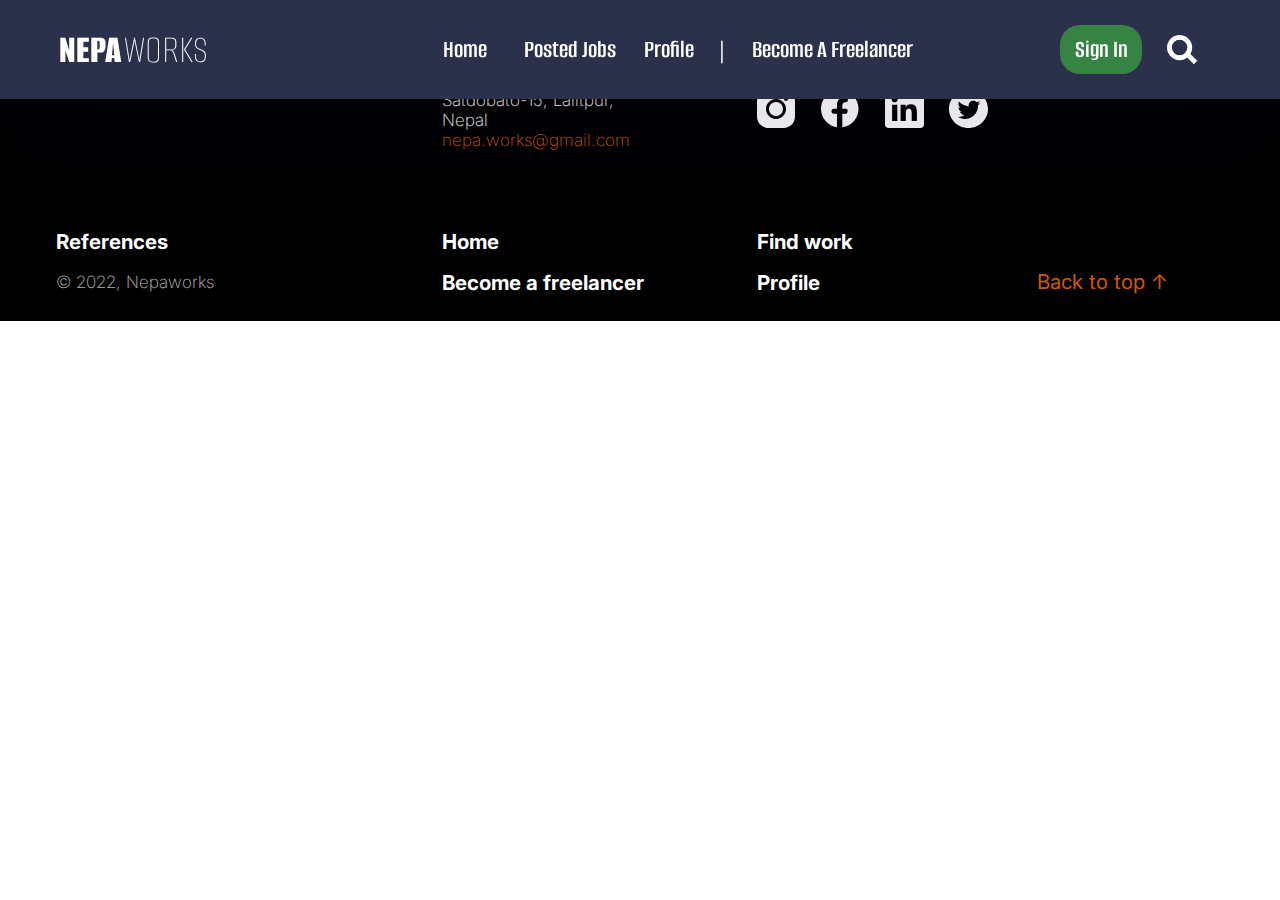
<file: template/a.html>
<!DOCTYPE html>
<html lang="en-GB">

<head>
    <meta charset="utf-8">

    <link rel="stylesheet" href="../styles/fonts.css" />
    <link rel="stylesheet" href="../styles/navbar.css" />
    <link rel="stylesheet" href="../styles/footer.css" />

    <meta name="viewport" content="width=device-width, initial-scale=1.0">

    <meta name="description" content="description of site - TO CHANGE" />
    <meta name="keywords" content="add, some, keywords" />

    <title>Nepaworks - Nepali freelancing website</title>
    <!--[if lt IE 9]> <script src="scripts/html5shiv.js"> </script> <![endif] -->
    <!--
    Author: Abhash Rai and 23140736 
    Organisation: Birmingham City University
    Copyright: Copyright 2021
    -->
    <style>
        
    </style>
</head>

<body>

    

    <section class="navigation_bar">
        <div class="text_logo navbaritems">
            <a href="#">
                <div class="NEPA">NEPA</div>
                <div class="WORKS">WORKS</div>
                <div></div>
            </a>
        </div>

        <div class="to_hide empty"></div>

        <div class="to_hide navbaritems"><a href="#">Home</a></div>

        <div class="to_hide navbaritems"><a href="#">Posted Jobs</a></div>

        <div class="to_hide navbaritems"><a href="#">Profile</a></div>

        <div class="to_hide navbaritems">|</div>

        <div class="to_hide navbaritems"><a href="#">Become A Freelancer</a></div>

        <div class="to_hide empty"></div>

        <div class="nav_bar_signin_button_outer navbaritems">
            <a href="#">
                <div class="nav_bar_signin_button">Sign In</div>
            </a>
        </div>

        <div class="nav_icons_container navbaritems">
            <a class="nav_desktop" href="#"><img src="../graphics/icons/small_search_Icon.svg" alt="Small Search Icon"></a>
            <div class="hamburger_icon_container">
                <input type="checkbox" id="toggle">
                <label for="toggle" class="nav_mobile_container toggle-visibility">
                    <button class="nav_mobile"><img src="../graphics/icons/menu.svg" alt="Small Hamburger Icon"></button>
                </label>

                <section class="mobile_view_nagivation_slidein toggle-visibility">
                    <div>NEPAworks helps you connect with Nepal's top professionals, find work and create network!</div>
                    <div><a href="#">Home</a></div>
                    <div><a href="#">Search</a></div>
                    <div><a href="#">Log In</a></div>
                    <div><a href="#">Become A Freelancer</a></div>
                    <div><a href="#">Posted Jobs</a></div>
                    <div><a href="#">Profile</a></div>
                    <div><a href="#">References</a></div>
                </section>
            </div>
            
        </div>
    </section>

    <section class="footer_section">

        <div 
        class="footer_container">
            <div class="footer_item_top_left">
                <div>
                    <span class="NEPA">NEPA</span>
                    <span class="WORKS">WORKS</span>
                </div>
            </div>

            <div 
            class="footer_item_top_mid"
            style="
            display: grid;
            row-gap: 10%;
            grid-template-rows: 25% 65%;
            ">
                <div>Address and Email</div>
                <div>
                    Dipaawali Margh,<br/>
                    Satdobato-15, Lalitpur,<br/>
                    Nepal<br/>
                    <span style="color:#D45804">nepa.works@gmail.com</span>
                </div>
            </div>

            <div 
            class="footer_item_top_right"
            style="
            display: grid;
            row-gap: 10%;
            grid-template-rows: 25% 65%;
            ">
                <div>FOLLOW #NEPAWORKS</div>
                <div
                class="footer_icons_container"
                style="
                display: grid;
                grid-template-columns: auto auto auto auto;
                ">
                    <div><a href="#instagram"><img src="../graphics/icons/insta_icon.svg" alt="Instagram Icon"></a></div>
                    <div><a href="#facebook"><img src="../graphics/icons/fb_icon.svg" alt="Facebook Icon"></a></div>
                    <div><a href="#linkedIn"><img src="../graphics/icons/linkedIn_icon.svg" alt="LinkedIn Icon"></a></div>
                    <div><a href="#twitter"><img src="../graphics/icons/twitter_icon.svg" alt="Twitter Icon"></a></div>
                </div>
            </div>

            <div 
            class="footer_item_bottom_left"
            style="
                display: grid;
                grid-template-rows: 40% 40%;
                row-gap: 20%;
            ">
                <div class="footer_references_link"><a href="#" style="text-decoration: none">References</a></div>
                <div>© 2022, Nepaworks</div>
            </div>
            
            <div 
            class="footer_item_bottom_mid"
            style="
                display: grid;
                grid-template-rows: 40% 40%;
                row-gap: 20%;
            ">
                <div><a href="#" style="text-decoration: none">Home</a></div>
                <div><a href="#" style="text-decoration: none">Become a freelancer</a></div>
            </div>

            <div 
            class="footer_item_bottom_right"
            style="
                display: grid;
                grid-template-columns: 50% 40%;
                column-gap: 10%;
            ">
                <div
                style="
                    display: grid;
                    grid-template-rows: 40% 40%;
                    row-gap: 20%;
                ">
                    <div><a href="#" style="text-decoration: none">Find work</a></div>
                    <div><a href="#" style="text-decoration: none">Profile</a></div>
                </div>
                <div
                style="
                    display: grid;
                    grid-template-rows: 40% 40%;
                    row-gap: 20%;
                ">
                    <div></div>
                    <div class="back_to_top_container">
                        <a href="#top" style="text-decoration: none; color:#D45804;">Back to top ↑</a>
                    </div>
                </div>
            </div>
        </div>
    </section>


    
</body>

</html>
</file>
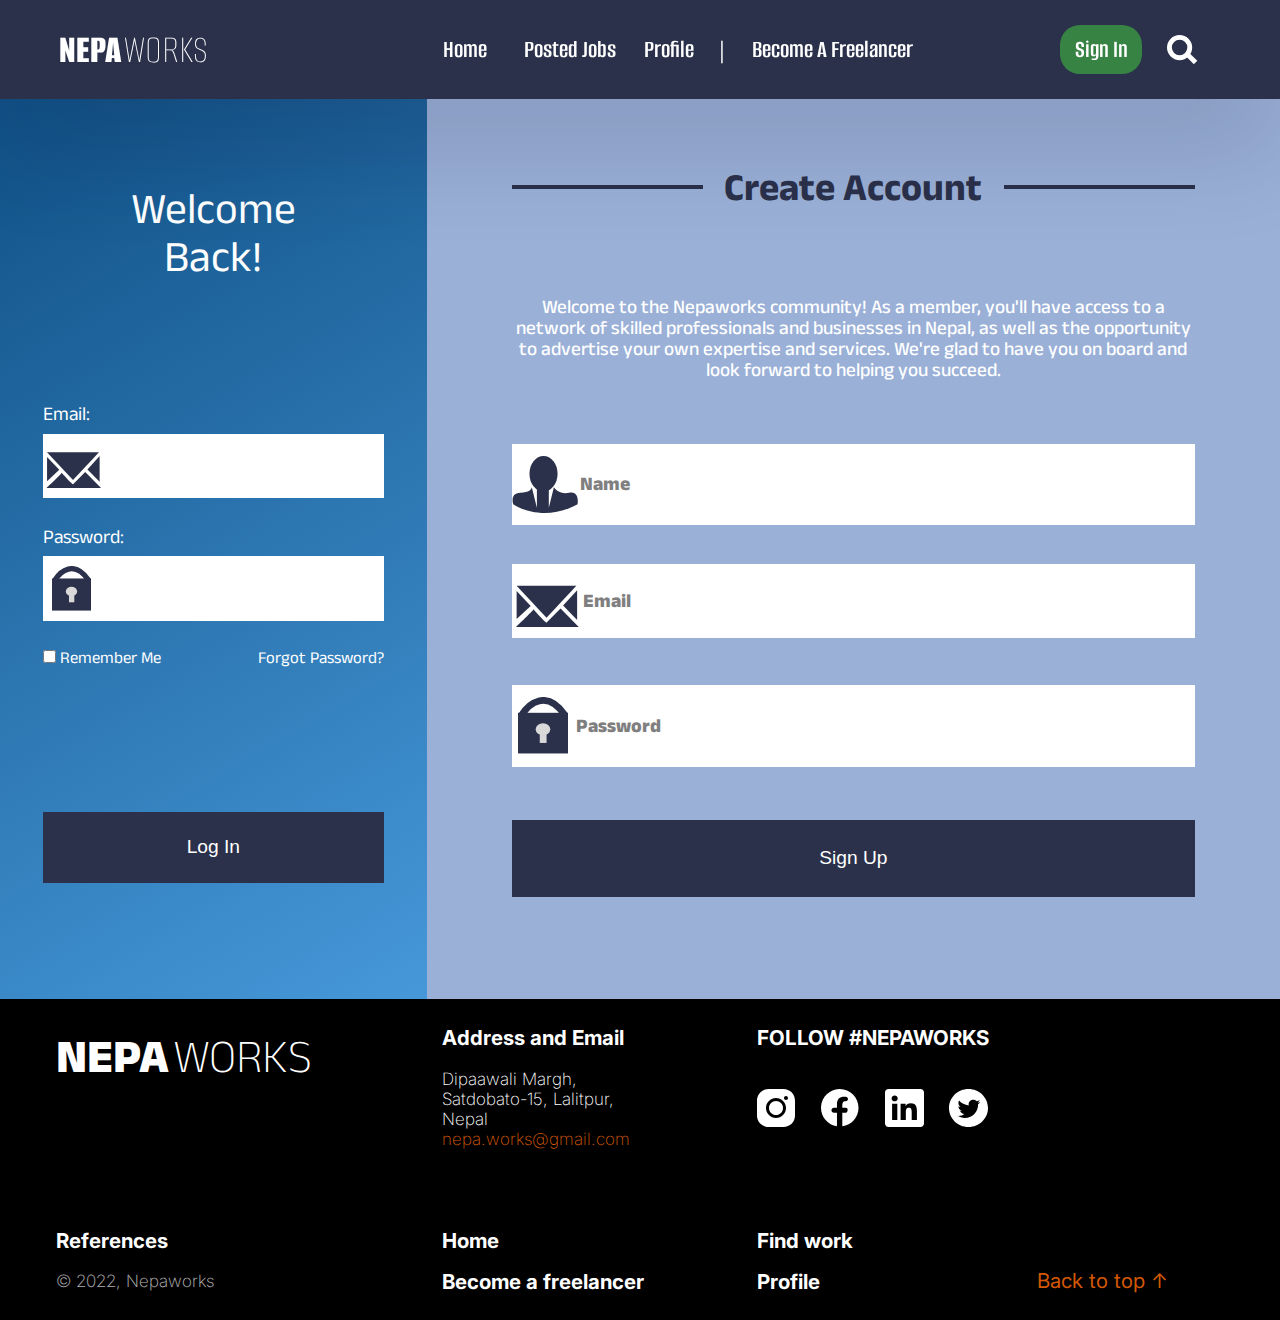
<file: template/logInSinUp.html>
<!DOCTYPE html>
<html lang="en-GB">

<head>
    <meta charset="utf-8">

    <link rel="stylesheet" href="../styles/fonts.css" />
    <link rel="stylesheet" href="../styles/navbar.css" />
    <link rel="stylesheet" href="../styles/footer.css" />

    <link rel="stylesheet" href="../styles/logInSinUp.css" />

    <meta name="viewport" content="width=device-width, initial-scale=1.0">

    <meta name="description" content="description of site - TO CHANGE" />
    <meta name="keywords" content="add, some, keywords" />

    <title>Nepaworks - Nepali freelancing website</title>
    <!--[if lt IE 9]> <script src="scripts/html5shiv.js"> </script> <![endif] -->
    <!--
    Author: Abhash Rai and 23140736 
    Organisation: Birmingham City University
    Copyright: Copyright 2021
    -->
    <style>
        
    </style>
</head>

<body>

    

    <section class="navigation_bar">
        <div class="text_logo navbaritems">
            <a href="./index.html">
                <div class="NEPA">NEPA</div>
                <div class="WORKS">WORKS</div>
            </a>
        </div>

        <div class="to_hide empty"></div>

        <div class="to_hide navbaritems"><a href="./index.html">Home</a></div>

        <div class="to_hide navbaritems"><a href="./profile_page.html">Posted Jobs</a></div>

        <div class="to_hide navbaritems"><a href="./profile_page.html">Profile</a></div>

        <div class="to_hide navbaritems">|</div>

        <div class="to_hide navbaritems"><a href="./logInSinUp.html">Become A Freelancer</a></div>

        <div class="to_hide empty"></div>

        <div class="nav_bar_signin_button_outer navbaritems">
            <a href="./logInSinUp.html">
                <div class="nav_bar_signin_button">Sign In</div>
            </a>
        </div>

        <div class="nav_icons_container navbaritems">
            <a class="nav_desktop" href="./search_results.html"><img src="../graphics/icons/small_search_Icon.svg" alt="Small Search Icon"></a>
            <div class="hamburger_icon_container">
                <input type="checkbox" id="toggle">
                <label for="toggle" class="nav_mobile_container toggle-visibility">
                    <button class="nav_mobile"><img src="../graphics/icons/menu.svg" alt="Small Hamburger Icon"></button>
                </label>

                <section class="mobile_view_nagivation_slidein toggle-visibility">
                    <div>NEPAworks helps you connect with Nepal's top professionals, find work and create network!</div>
                    <div><a href="./index.html">Home</a></div>
                    <div><a href="./search_results.html">Search</a></div>
                    <div><a href="./logInSinUp.html">Log In</a></div>
                    <div><a href="./logInSinUp.html">Become A Freelancer</a></div>
                    <div><a href="./profile_page.html">Posted Jobs</a></div>
                    <div><a href="./profile_page.html">Profile</a></div>
                    <div><a href="./references.html">References</a></div>
                </section>
            </div>
            
        </div>
    </section>
    <section class="navbar_empty_section"></section>

    <section class="logInSignUpContainer">
        
        <div class="logInContainer">

            <div class="wlcomeBackText">
                Welcome<br>Back!<br>
                <a href="#signUpFormId" class="logInMobileViewToCreateAccount">Or Sign Up</a>
            </div>

            <div class="logInContents">
                <form class="logInForm">

                    <div class="logInEmailSection">
                        <div class="logInLabel">
                            <label for="sign_up_email">Email:</label><br>
                        </div>
                        <div class="logInInputFieldContainer_outer">
                            <div class="logInInputFieldContainer">
                                <div class="logInIcons">
                                    <img src="../graphics/icons/email_icon.svg" alt="email Icon">
                                </div>
                                <input type="log_in_email" id="log_in_email" name="log_in_email" class="logInInputField">
                            </div>
                            
                        </div>
    
                    </div>
    
                    <div class="logInPasswordSection">
                        <div class="logInLabel">
                            <label for="sign_up_password">Password:</label><br>
                        </div>
                        <div class="logInInputFieldContainer_outer">
                            <div class="logInInputFieldContainer">
                                <div class="logInIcons">
                                    <img src="../graphics/icons/password_icon.svg" alt="email Icon">
                                </div>
                                <input type="log_in_password" id="log_in_password" name="log_in_password" class="logInInputField">
                            </div>
                        </div>
                    </div>
    
                    <div class="logInOptions">
                        <div class="stayLoggedInCheckBox">
                            <label>
                                <input type="checkbox" name="remember_me" value="yes"> Remember Me
                            </label>
                        </div>
                        <div class="forgetPasswordOption">
                            <a href="#">Forgot Password?</a>
                        </div>
                    </div>
                    
                    <div class="logInEmptySection"></div>

                    <div class="logInButton">
                        <input type="submit" value="Log In">
                    </div>

                </form>
            </div>
        </div>


        <div class="SignUpContainer">
            <form class="signUpForm" id="signUpFormId">

                <div class="createAccountContainer">
                    <div class="horizontalLine">
                        <span class="horizontalLine_inner"></span>
                    </div>
                    <div class="createAccountText">Create Account</div>
                    <div class="horizontalLine">
                        <span class="horizontalLine_inner"></span>
                    </div>
                </div>

                <div class="signUpElementIntro">
                    Welcome to the Nepaworks community! As a member, you'll have access to a network of skilled professionals and businesses in Nepal, as well as the opportunity to advertise your own expertise and services. We're glad to have you on board and look forward to helping you succeed.
                </div>

                <div class="signUpNameSection">
                    <div class="signUpInputFieldContainer_outer">
                        <div class="signUpInputFieldContainer">
                            <div class="signUpIcons">
                                <img src="../graphics/icons/person_icon.svg" alt="Person Display Icon">
                            </div>
                            <input type="sign_up_name" id="sign_up_name" name="sign_up_name" class="signUpInputField" placeholder="Name">
                        </div>
                        
                    </div>
                </div>

                <div class="signUpEmailSection">
                    <div class="signUpInputFieldContainer_outer">
                        <div class="signUpInputFieldContainer">
                            <div class="signUpIcons">
                                <img src="../graphics/icons/email_icon.svg" alt="email Icon">
                            </div>
                            <input type="sign_up_email" id="sign_up_email" name="sign_up_email" class="signUpInputField" placeholder="Email">
                        </div>
                        
                    </div>
                </div>

                <div class="signUpPasswordSection">
                    <div class="signUpInputFieldContainer_outer">
                        <div class="signUpInputFieldContainer">
                            <div class="signUpIcons">
                                <img src="../graphics/icons/password_icon.svg" alt="email Icon">
                            </div>
                            <input type="sign_up_password" id="sign_up_password" name="sign_up_password" class="signUpInputField" placeholder="Password">
                        </div>
                    </div>
                </div>

                <div class="signUpButton">
                    <input type="submit" value="Sign Up">
                </div>

            </form>
        </div>
    </section>

    <section class="footer_section">

        <div 
        class="footer_container">
            <div class="footer_item_top_left">
                <div>
                    <span class="NEPA">NEPA</span>
                    <span class="WORKS">WORKS</span>
                </div>
            </div>

            <div 
            class="footer_item_top_mid"
            style="
            display: grid;
            row-gap: 10%;
            grid-template-rows: 25% 65%;
            ">
                <div>Address and Email</div>
                <div>
                    Dipaawali Margh,<br/>
                    Satdobato-15, Lalitpur,<br/>
                    Nepal<br/>
                    <span style="color:#D45804">nepa.works@gmail.com</span>
                </div>
            </div>

            <div 
            class="footer_item_top_right"
            style="
            display: grid;
            row-gap: 10%;
            grid-template-rows: 25% 65%;
            ">
                <div>FOLLOW #NEPAWORKS</div>
                <div
                class="footer_icons_container"
                style="
                display: grid;
                grid-template-columns: auto auto auto auto;
                ">
                    <div><a href="#instagram"><img src="../graphics/icons/insta_icon.svg" alt="Instagram Icon"></a></div>
                    <div><a href="#facebook"><img src="../graphics/icons/fb_icon.svg" alt="Facebook Icon"></a></div>
                    <div><a href="#linkedIn"><img src="../graphics/icons/linkedIn_icon.svg" alt="LinkedIn Icon"></a></div>
                    <div><a href="#twitter"><img src="../graphics/icons/twitter_icon.svg" alt="Twitter Icon"></a></div>
                </div>
            </div>

            <div 
            class="footer_item_bottom_left"
            style="
                display: grid;
                grid-template-rows: 40% 40%;
                row-gap: 20%;
            ">
                <div class="footer_references_link"><a href="#" style="text-decoration: none">References</a></div>
                <div>© 2022, Nepaworks</div>
            </div>
            
            <div 
            class="footer_item_bottom_mid"
            style="
                display: grid;
                grid-template-rows: 40% 40%;
                row-gap: 20%;
            ">
                <div><a href="./index.html" style="text-decoration: none">Home</a></div>
                <div><a href="./logInSinUp.html" style="text-decoration: none">Become a freelancer</a></div>
            </div>

            <div 
            class="footer_item_bottom_right"
            style="
                display: grid;
                grid-template-columns: 50% 40%;
                column-gap: 10%;
            ">
                <div
                style="
                    display: grid;
                    grid-template-rows: 40% 40%;
                    row-gap: 20%;
                ">
                    <div><a href="./search_results.html" style="text-decoration: none">Find work</a></div>
                    <div><a href="./profile_page.html" style="text-decoration: none">Profile</a></div>
                </div>
                <div
                style="
                    display: grid;
                    grid-template-rows: 40% 40%;
                    row-gap: 20%;
                ">
                    <div></div>
                    <div class="back_to_top_container">
                        <a href="#top" style="text-decoration: none; color:#D45804;">Back to top ↑</a>
                    </div>
                </div>
            </div>
        </div>
    </section>


    
</body>

</html>
</file>
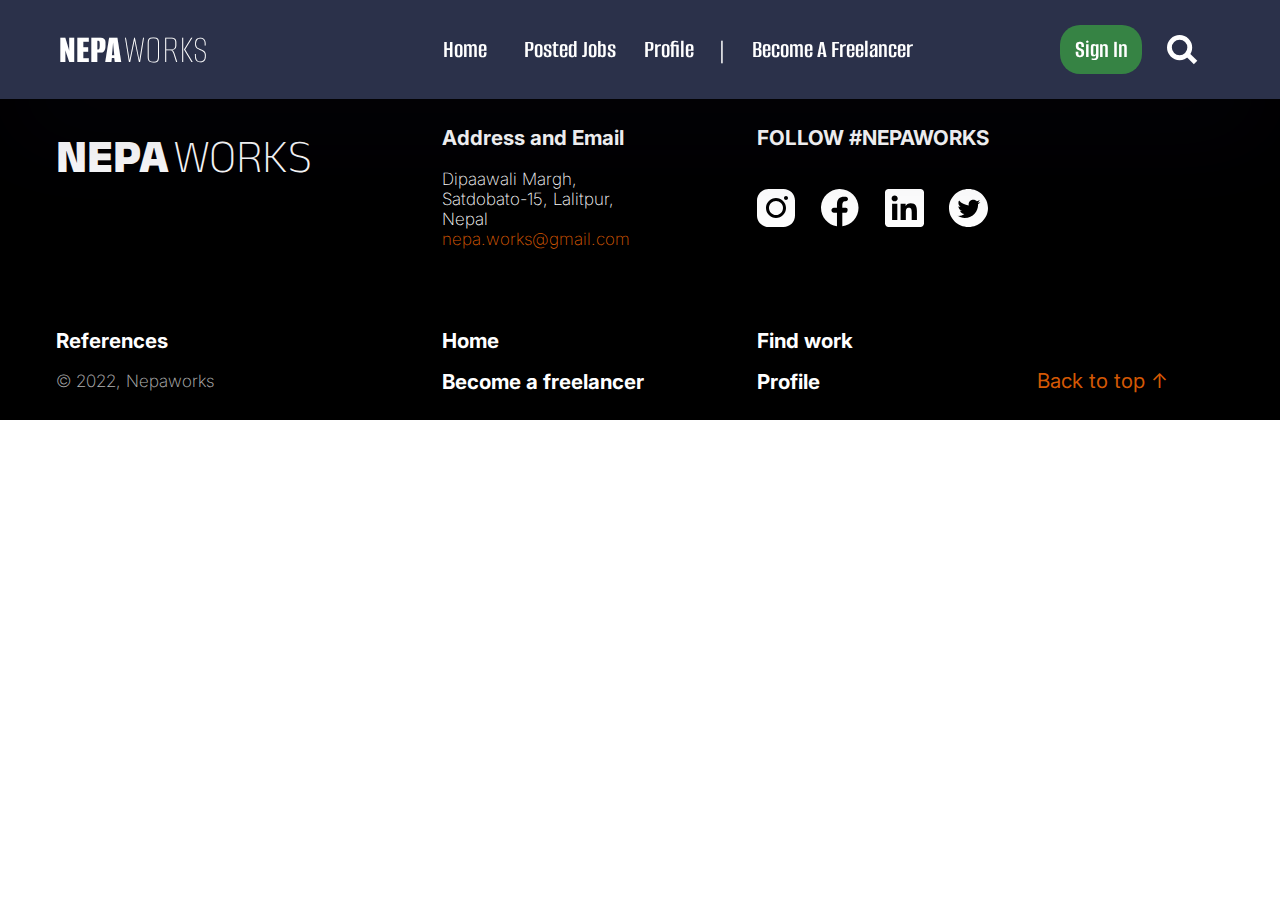
<file: template/nav_and_footer.html>
<!DOCTYPE html>
<html lang="en-GB">

<head>
    <meta charset="utf-8">

    <link rel="stylesheet" href="../styles/fonts.css" />
    <link rel="stylesheet" href="../styles/navbar.css" />
    <link rel="stylesheet" href="../styles/footer.css" />

    <meta name="viewport" content="width=device-width, initial-scale=1.0">

    <meta name="description" content="description of site - TO CHANGE" />
    <meta name="keywords" content="add, some, keywords" />

    <title>Nepaworks - Nepali freelancing website</title>
    <!--[if lt IE 9]> <script src="scripts/html5shiv.js"> </script> <![endif] -->
    <!--
    Author: Abhash Rai and 23140736 
    Organisation: Birmingham City University
    Copyright: Copyright 2021
    -->
    <style>
        
    </style>
</head>

<body>

    

    <section class="navigation_bar">
        <div class="text_logo navbaritems">
            <a href="./index.html">
                <div class="NEPA">NEPA</div>
                <div class="WORKS">WORKS</div>
            </a>
        </div>

        <div class="to_hide empty"></div>

        <div class="to_hide navbaritems"><a href="./index.html">Home</a></div>

        <div class="to_hide navbaritems"><a href="./profile_page.html">Posted Jobs</a></div>

        <div class="to_hide navbaritems"><a href="./profile_page.html">Profile</a></div>

        <div class="to_hide navbaritems">|</div>

        <div class="to_hide navbaritems"><a href="./logInSinUp.html">Become A Freelancer</a></div>

        <div class="to_hide empty"></div>

        <div class="nav_bar_signin_button_outer navbaritems">
            <a href="./logInSinUp.html">
                <div class="nav_bar_signin_button">Sign In</div>
            </a>
        </div>

        <div class="nav_icons_container navbaritems">
            <a class="nav_desktop" href="./search_results.html"><img src="../graphics/icons/small_search_Icon.svg" alt="Small Search Icon"></a>
            <div class="hamburger_icon_container">
                <input type="checkbox" id="toggle">
                <label for="toggle" class="nav_mobile_container toggle-visibility">
                    <button class="nav_mobile"><img src="../graphics/icons/menu.svg" alt="Small Hamburger Icon"></button>
                </label>

                <section class="mobile_view_nagivation_slidein toggle-visibility">
                    <div>NEPAworks helps you connect with Nepal's top professionals, find work and create network!</div>
                    <div><a href="./index.html">Home</a></div>
                    <div><a href="./search_results.html">Search</a></div>
                    <div><a href="./logInSinUp.html">Log In</a></div>
                    <div><a href="./logInSinUp.html">Become A Freelancer</a></div>
                    <div><a href="./profile_page.html">Posted Jobs</a></div>
                    <div><a href="./profile_page.html">Profile</a></div>
                    <div><a href="./references.html">References</a></div>
                </section>
            </div>
            
        </div>
    </section>
    <section class="navbar_empty_section"></section>

    <section class="footer_section">

        <div 
        class="footer_container">
            <div class="footer_item_top_left">
                <div>
                    <span class="NEPA">NEPA</span>
                    <span class="WORKS">WORKS</span>
                </div>
            </div>

            <div 
            class="footer_item_top_mid"
            style="
            display: grid;
            row-gap: 10%;
            grid-template-rows: 25% 65%;
            ">
                <div>Address and Email</div>
                <div>
                    Dipaawali Margh,<br/>
                    Satdobato-15, Lalitpur,<br/>
                    Nepal<br/>
                    <span style="color:#D45804">nepa.works@gmail.com</span>
                </div>
            </div>

            <div 
            class="footer_item_top_right"
            style="
            display: grid;
            row-gap: 10%;
            grid-template-rows: 25% 65%;
            ">
                <div>FOLLOW #NEPAWORKS</div>
                <div
                class="footer_icons_container"
                style="
                display: grid;
                grid-template-columns: auto auto auto auto;
                ">
                    <div><a href="#instagram"><img src="../graphics/icons/insta_icon.svg" alt="Instagram Icon"></a></div>
                    <div><a href="#facebook"><img src="../graphics/icons/fb_icon.svg" alt="Facebook Icon"></a></div>
                    <div><a href="#linkedIn"><img src="../graphics/icons/linkedIn_icon.svg" alt="LinkedIn Icon"></a></div>
                    <div><a href="#twitter"><img src="../graphics/icons/twitter_icon.svg" alt="Twitter Icon"></a></div>
                </div>
            </div>

            <div 
            class="footer_item_bottom_left"
            style="
                display: grid;
                grid-template-rows: 40% 40%;
                row-gap: 20%;
            ">
                <div class="footer_references_link"><a href="#" style="text-decoration: none">References</a></div>
                <div>© 2022, Nepaworks</div>
            </div>
            
            <div 
            class="footer_item_bottom_mid"
            style="
                display: grid;
                grid-template-rows: 40% 40%;
                row-gap: 20%;
            ">
                <div><a href="./index.html" style="text-decoration: none">Home</a></div>
                <div><a href="./logInSinUp.html" style="text-decoration: none">Become a freelancer</a></div>
            </div>

            <div 
            class="footer_item_bottom_right"
            style="
                display: grid;
                grid-template-columns: 50% 40%;
                column-gap: 10%;
            ">
                <div
                style="
                    display: grid;
                    grid-template-rows: 40% 40%;
                    row-gap: 20%;
                ">
                    <div><a href="./search_results.html" style="text-decoration: none">Find work</a></div>
                    <div><a href="./profile_page.html" style="text-decoration: none">Profile</a></div>
                </div>
                <div
                style="
                    display: grid;
                    grid-template-rows: 40% 40%;
                    row-gap: 20%;
                ">
                    <div></div>
                    <div class="back_to_top_container">
                        <a href="#top" style="text-decoration: none; color:#D45804;">Back to top ↑</a>
                    </div>
                </div>
            </div>
        </div>
    </section>


    
</body>

</html>
</file>
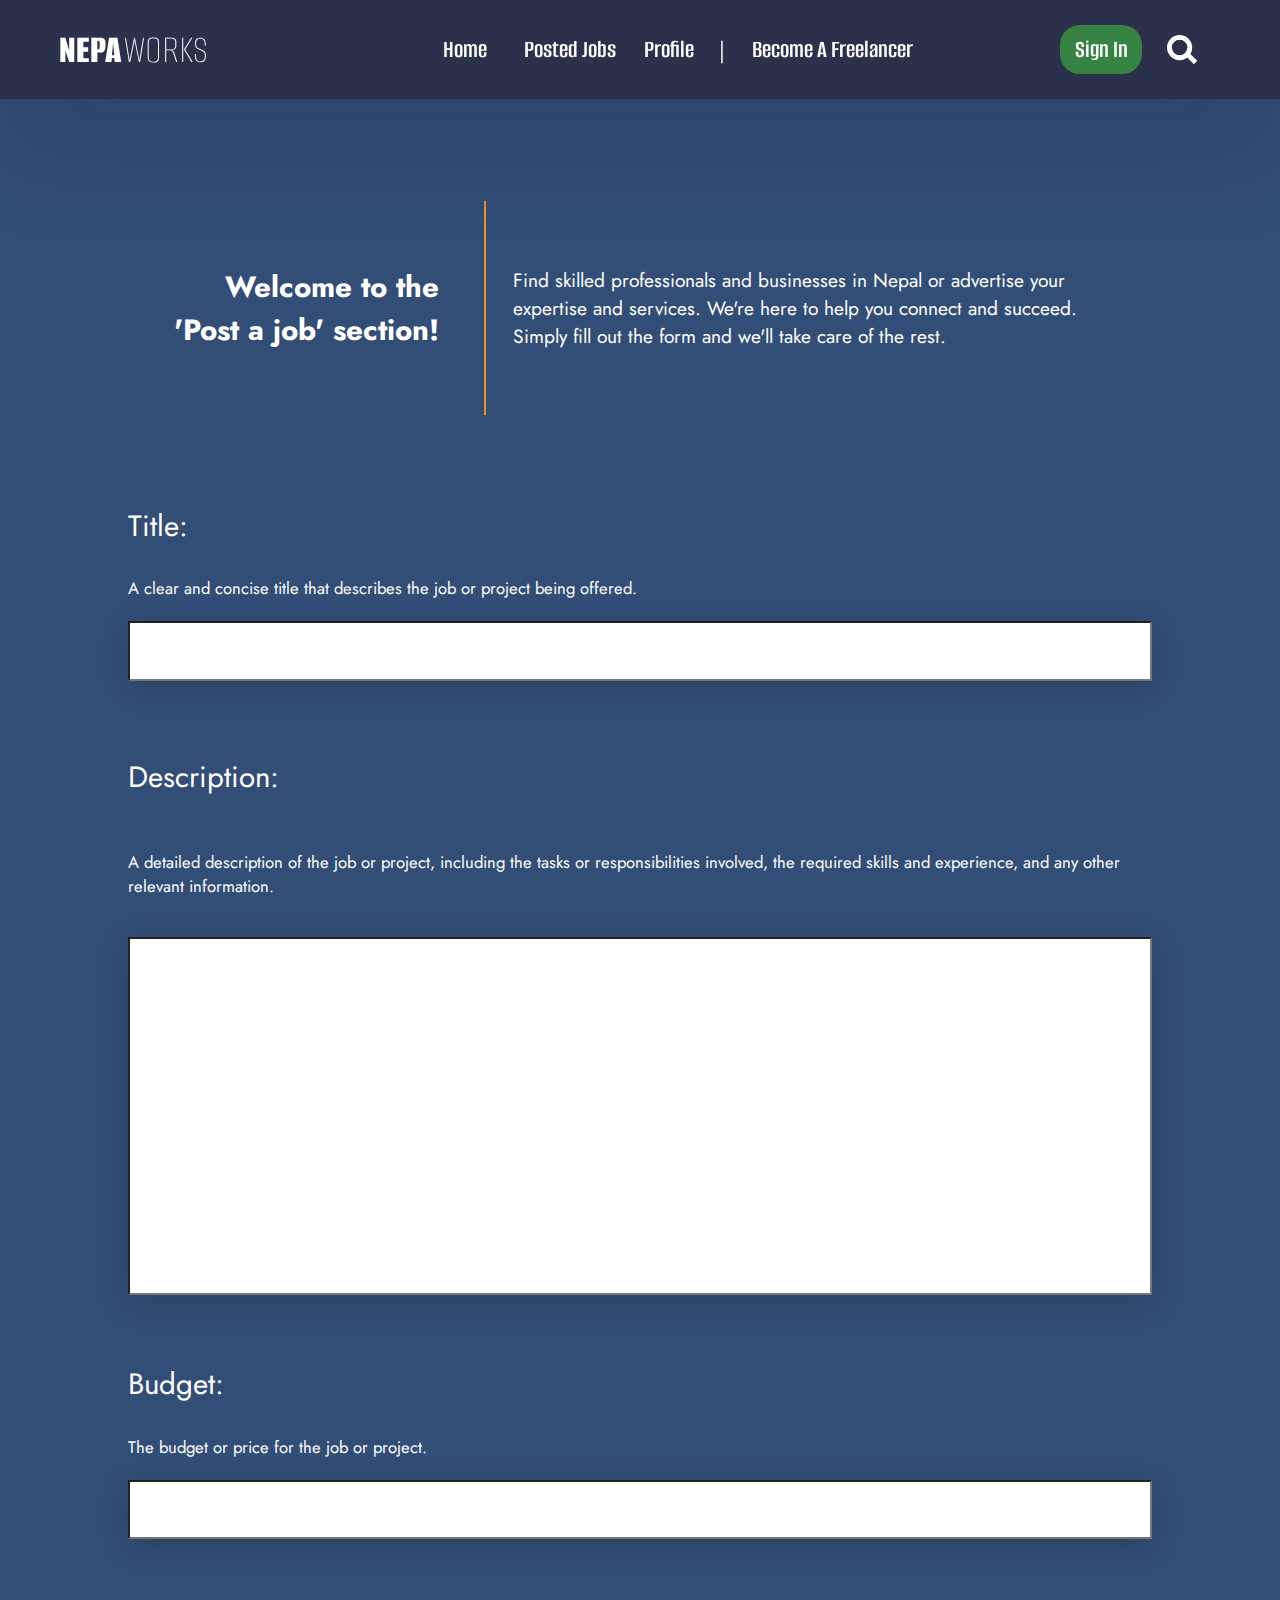
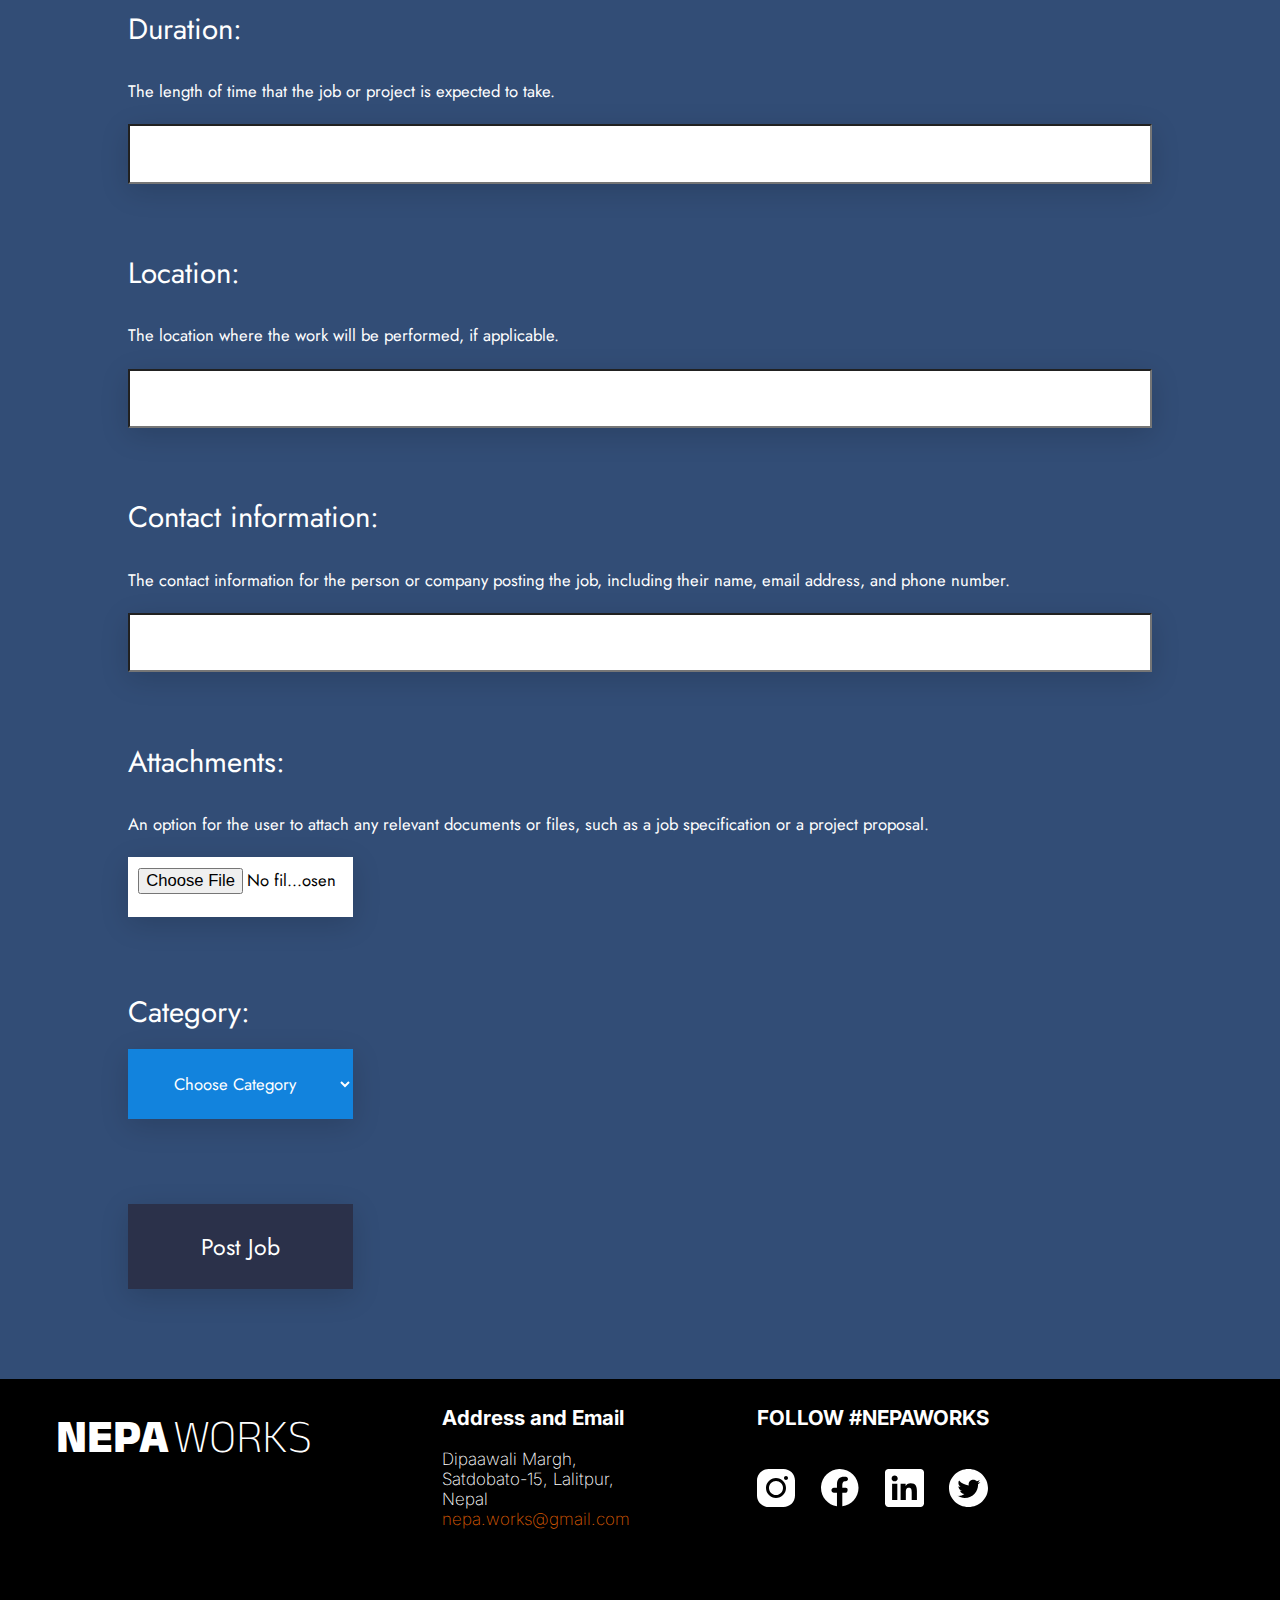
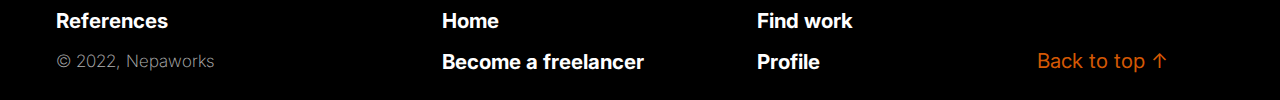
<file: template/post_a_job.html>
<!DOCTYPE html>
<html lang="en-GB">

<head>
    <meta charset="utf-8">

    <link rel="stylesheet" href="../styles/post_a_job.css" />
    <link rel="stylesheet" href="../styles/fonts.css" />
    <link rel="stylesheet" href="../styles/navbar.css" />
    <link rel="stylesheet" href="../styles/footer.css" />

    <meta name="viewport" content="width=device-width, initial-scale=1.0">

    <meta name="description" content="description of site - TO CHANGE" />
    <meta name="keywords" content="add, some, keywords" />

    <title>Nepaworks - Nepali freelancing website</title>
    <!--[if lt IE 9]> <script src="scripts/html5shiv.js"> </script> <![endif] -->
    <!--
    Author: Abhash Rai and 23140736 
    Organisation: Birmingham City University
    Copyright: Copyright 2021
    -->
    <style>
        
    </style>
</head>

<body>
    <section class="navigation_bar">
        <div class="text_logo navbaritems">
            <a href="./index.html">
                <div class="NEPA">NEPA</div>
                <div class="WORKS">WORKS</div>
            </a>
        </div>

        <div class="to_hide empty"></div>

        <div class="to_hide navbaritems"><a href="./index.html">Home</a></div>

        <div class="to_hide navbaritems"><a href="./profile_page.html">Posted Jobs</a></div>

        <div class="to_hide navbaritems"><a href="./profile_page.html">Profile</a></div>

        <div class="to_hide navbaritems">|</div>

        <div class="to_hide navbaritems"><a href="./logInSinUp.html">Become A Freelancer</a></div>

        <div class="to_hide empty"></div>

        <div class="nav_bar_signin_button_outer navbaritems">
            <a href="./logInSinUp.html">
                <div class="nav_bar_signin_button">Sign In</div>
            </a>
        </div>

        <div class="nav_icons_container navbaritems">
            <a class="nav_desktop" href="./search_results.html"><img src="../graphics/icons/small_search_Icon.svg" alt="Small Search Icon"></a>
            <div class="hamburger_icon_container">
                <input type="checkbox" id="toggle">
                <label for="toggle" class="nav_mobile_container toggle-visibility">
                    <button class="nav_mobile"><img src="../graphics/icons/menu.svg" alt="Small Hamburger Icon"></button>
                </label>

                <section class="mobile_view_nagivation_slidein toggle-visibility">
                    <div>NEPAworks helps you connect with Nepal's top professionals, find work and create network!</div>
                    <div><a href="./index.html">Home</a></div>
                    <div><a href="./search_results.html">Search</a></div>
                    <div><a href="./logInSinUp.html">Log In</a></div>
                    <div><a href="./logInSinUp.html">Become A Freelancer</a></div>
                    <div><a href="./profile_page.html">Posted Jobs</a></div>
                    <div><a href="./profile_page.html">Profile</a></div>
                    <div><a href="./references.html">References</a></div>
                </section>
            </div>
            
        </div>
    </section>
    <section class="navbar_empty_section"></section>

    <section class="post_a_job_outer">
        <div class="post_a_job_inner">
            <div class="post_a_job_intro_text">
                <div class="post_a_job_intro_text_left">
                    Welcome to the<br>'Post a job' section!
                </div>
                <div class="post_a_job_intro_text_right">
                    Find skilled professionals and businesses in Nepal or advertise your expertise and services. We're here to help you connect and succeed. Simply fill out the form and we'll take care of the rest.
                </div>
            </div>

            <div class="form_container">
                <form action="" class="post_a_job_form">
                    <div class="form_items item1 title common">
                        <div class="top">Title:</div>
                        <div class="middle">
                            <label for="title">A clear and concise title that describes the job or project being offered.</label>
                        </div>
                        <div class="bottom">
                            <input required type="text" id="title" name="title">
                        </div>
                    </div>
                    <div class="form_items item2 description">
                        <div class="top">
                            <label for="description">Description:</label>
                        </div>
                        <div class="middle">A detailed description of the job or project, including the tasks or responsibilities involved, the required skills and experience, 
                            and any other relevant information.</div>
                        <div class="bottom">
                            <input required type="text" id="description" name="description">
                        </div>
                    </div>
                    <div class="form_items item3 budget common">
                        <div class="top">
                            <label for="budget">Budget:</label>
                        </div>
                        <div class="middle">The budget or price for the job or project.</div>
                        <div class="bottom">
                            <input required type="number" id="budget" name="budget">
                        </div>
                    </div>
                    <div class="form_items item4 duration common">
                        <div class="top">
                            <label for="duration">Duration:</label>
                        </div>
                        <div class="middle">The length of time that the job or project is expected to take.</div>
                        <div class="bottom">
                            <input required type="text" id="duration" name="duration">
                        </div>
                    </div>
                    <div class="form_items item5 location common">
                        <div class="top">
                            <label for="location">Location:</label>
                        </div>
                        <div class="middle">The location where the work will be performed, if applicable.</div>
                        <div class="bottom">
                            <input required type="text" id="location" name="location">
                        </div>
                    </div>
                    <div class="form_items item6 contact common">
                        <div class="top">
                            <label for="contact">Contact information:</label>
                        </div>
                        <div class="middle">The contact information for the person or company posting the job, including their name, email address, and phone number.</div>
                        <div class="bottom">
                            <input required type="text" id="contact" name="contact">
                        </div>
                    </div>
                    <div class="form_items item7 attachment common">
                        <div class="top">
                            <label for="attachment">Attachments:</label>
                        </div>
                        <div class="middle">
                            An option for the user to attach any relevant documents or files, such as a job specification or a project proposal.
                        </div>
                        <div class="bottom">
                            <input type="file" id="attachment" name="attachment">
                        </div>
                    </div>
                    <div class="form_items item8 category">
                        <div class="top">
                            <label for="category">Category:</label>
                        </div>
                        <div class="bottom">
                            <select id="category">
                                <option value="" disabled selected>Choose Category</option>
                                <option value="option1">IT work</option>
                                <option value="option2">Plumbing</option>
                                <option value="option3">Translating</option>
                                <option value="option4">Electrical work</option>
                                <option value="option5">Servicing</option>
                            </select>                              
                        </div>
                    </div>
                    <div class="form_items item9 post_a_job_button">
                        <button type="submit">Post Job</button>
                    </div>
                </form>
            </div>
        </div>
    </section>

    <section class="footer_section">

        <div 
        class="footer_container">
            <div class="footer_item_top_left">
                <div>
                    <span class="NEPA">NEPA</span>
                    <span class="WORKS">WORKS</span>
                </div>
            </div>

            <div 
            class="footer_item_top_mid"
            style="
            display: grid;
            row-gap: 10%;
            grid-template-rows: 25% 65%;
            ">
                <div>Address and Email</div>
                <div>
                    Dipaawali Margh,<br/>
                    Satdobato-15, Lalitpur,<br/>
                    Nepal<br/>
                    <span style="color:#D45804">nepa.works@gmail.com</span>
                </div>
            </div>

            <div 
            class="footer_item_top_right"
            style="
            display: grid;
            row-gap: 10%;
            grid-template-rows: 25% 65%;
            ">
                <div>FOLLOW #NEPAWORKS</div>
                <div
                class="footer_icons_container"
                style="
                display: grid;
                grid-template-columns: auto auto auto auto;
                ">
                    <div><a href="#instagram"><img src="../graphics/icons/insta_icon.svg" alt="Instagram Icon"></a></div>
                    <div><a href="#facebook"><img src="../graphics/icons/fb_icon.svg" alt="Facebook Icon"></a></div>
                    <div><a href="#linkedIn"><img src="../graphics/icons/linkedIn_icon.svg" alt="LinkedIn Icon"></a></div>
                    <div><a href="#twitter"><img src="../graphics/icons/twitter_icon.svg" alt="Twitter Icon"></a></div>
                </div>
            </div>

            <div 
            class="footer_item_bottom_left"
            style="
                display: grid;
                grid-template-rows: 40% 40%;
                row-gap: 20%;
            ">
                <div class="footer_references_link"><a href="#" style="text-decoration: none">References</a></div>
                <div>© 2022, Nepaworks</div>
            </div>
            
            <div 
            class="footer_item_bottom_mid"
            style="
                display: grid;
                grid-template-rows: 40% 40%;
                row-gap: 20%;
            ">
                <div><a href="./index.html" style="text-decoration: none">Home</a></div>
                <div><a href="./logInSinUp.html" style="text-decoration: none">Become a freelancer</a></div>
            </div>

            <div 
            class="footer_item_bottom_right"
            style="
                display: grid;
                grid-template-columns: 50% 40%;
                column-gap: 10%;
            ">
                <div
                style="
                    display: grid;
                    grid-template-rows: 40% 40%;
                    row-gap: 20%;
                ">
                    <div><a href="./search_results.html" style="text-decoration: none">Find work</a></div>
                    <div><a href="./profile_page.html" style="text-decoration: none">Profile</a></div>
                </div>
                <div
                style="
                    display: grid;
                    grid-template-rows: 40% 40%;
                    row-gap: 20%;
                ">
                    <div></div>
                    <div class="back_to_top_container">
                        <a href="#top" style="text-decoration: none; color:#D45804;">Back to top ↑</a>
                    </div>
                </div>
            </div>
        </div>
    </section>
</body>

</html>
</file>
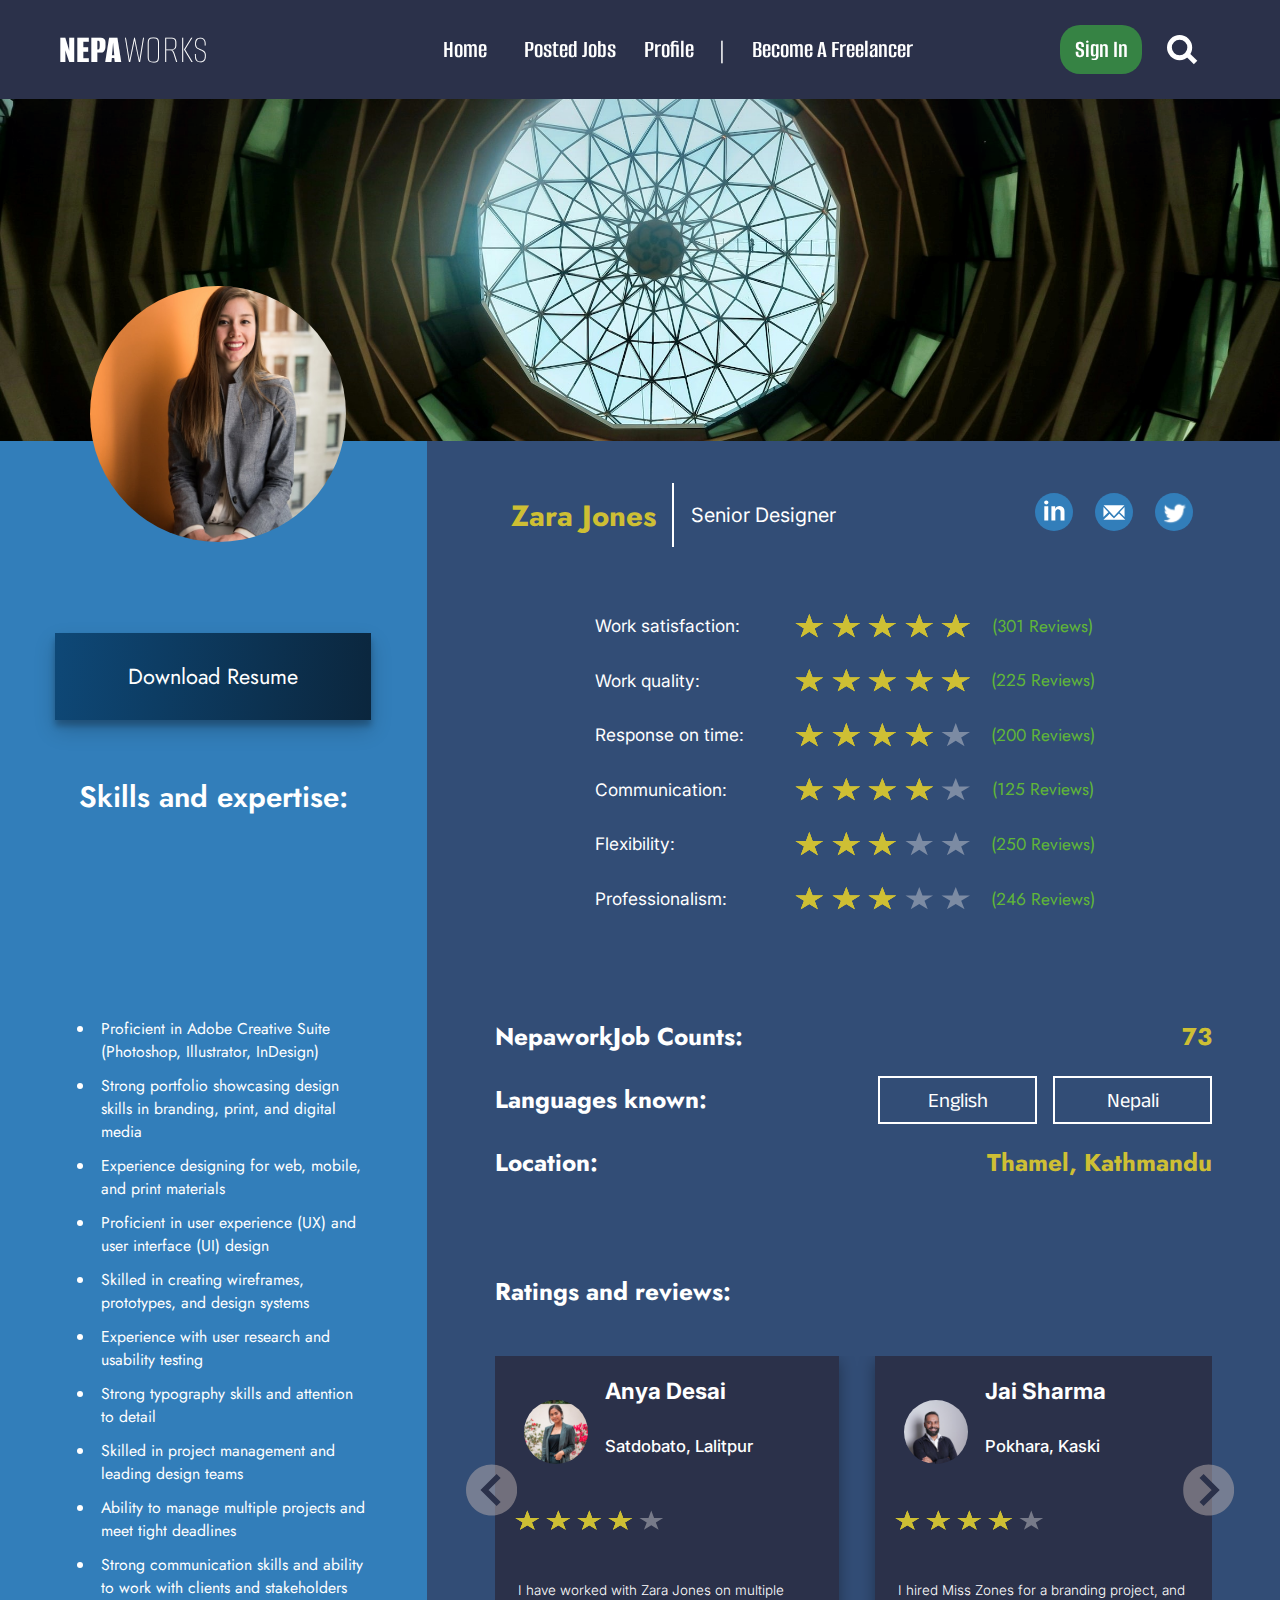
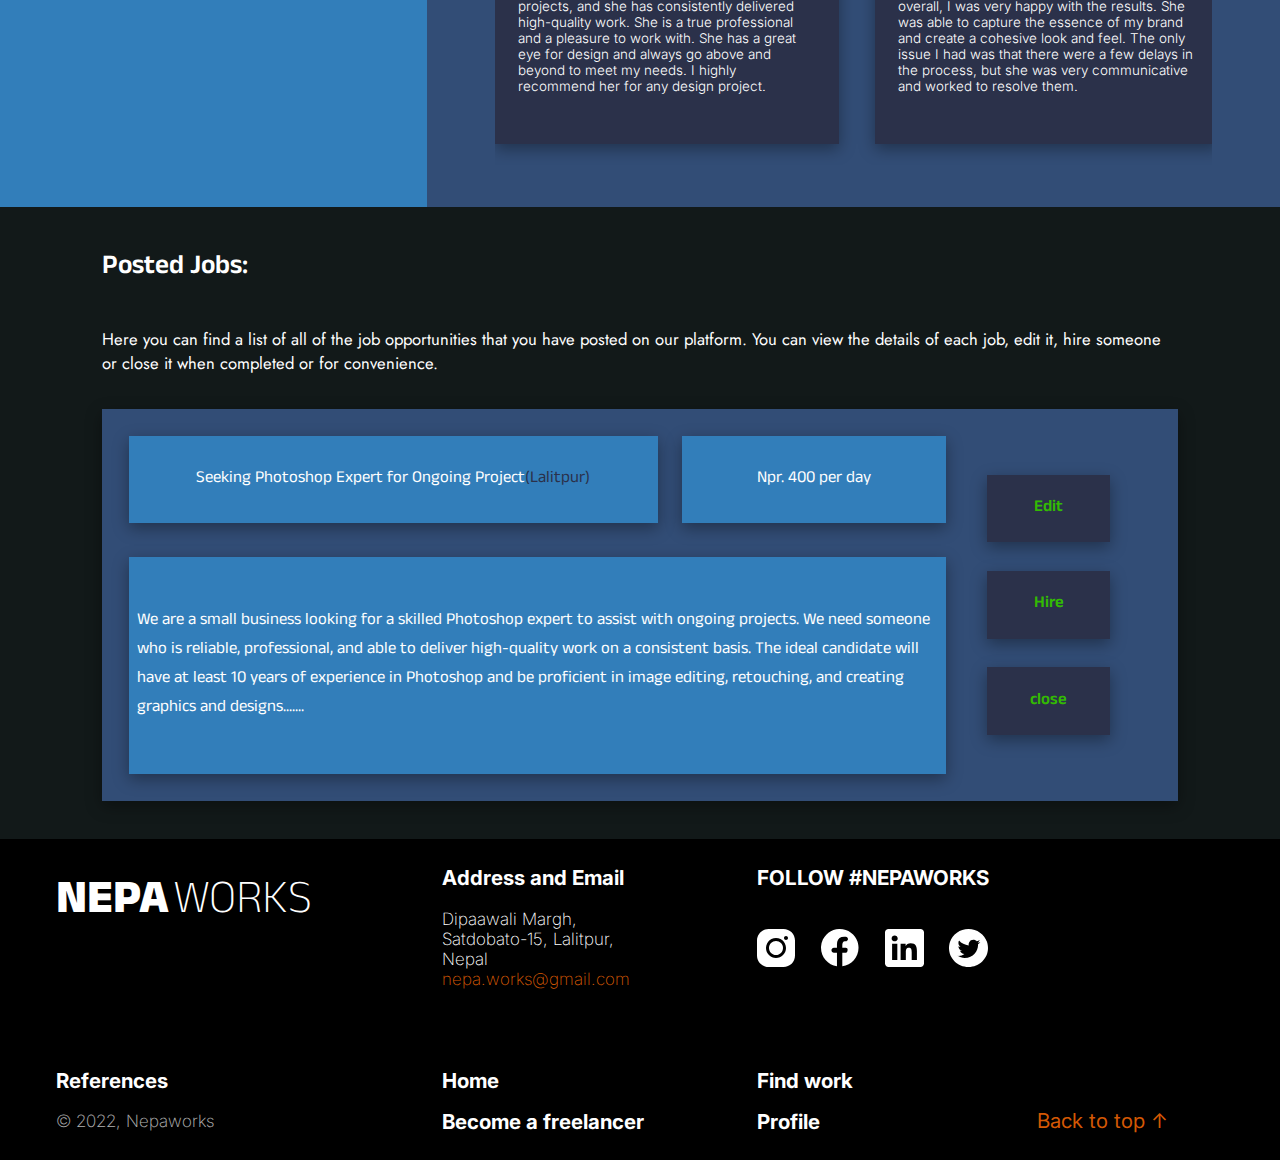
<file: template/profile_page.html>
<!DOCTYPE html>
<html lang="en-GB">

<head>
    <meta charset="utf-8">

    <link rel="stylesheet" href="../styles/profile_page.css" />
    <link rel="stylesheet" href="../styles/fonts.css" />
    <link rel="stylesheet" href="../styles/navbar.css" />
    <link rel="stylesheet" href="../styles/footer.css" />

    <meta name="viewport" content="width=device-width, initial-scale=1.0">

    <meta name="description" content="description of site - TO CHANGE" />
    <meta name="keywords" content="add, some, keywords" />

    <title>Nepaworks - Nepali freelancing website</title>
    <!--[if lt IE 9]> <script src="scripts/html5shiv.js"> </script> <![endif] -->
    <!--
    Author: Abhash Rai and 23140736 
    Organisation: Birmingham City University
    Copyright: Copyright 2021
    -->
    <style>
        
    </style>
</head>

<body>
    <section class="navigation_bar">
        <div class="text_logo navbaritems">
            <a href="./index.html">
                <div class="NEPA">NEPA</div>
                <div class="WORKS">WORKS</div>
            </a>
        </div>

        <div class="to_hide empty"></div>

        <div class="to_hide navbaritems"><a href="./index.html">Home</a></div>

        <div class="to_hide navbaritems"><a href="./profile_page.html">Posted Jobs</a></div>

        <div class="to_hide navbaritems"><a href="./profile_page.html">Profile</a></div>

        <div class="to_hide navbaritems">|</div>

        <div class="to_hide navbaritems"><a href="./logInSinUp.html">Become A Freelancer</a></div>

        <div class="to_hide empty"></div>

        <div class="nav_bar_signin_button_outer navbaritems">
            <a href="./logInSinUp.html">
                <div class="nav_bar_signin_button">Sign In</div>
            </a>
        </div>

        <div class="nav_icons_container navbaritems">
            <a class="nav_desktop" href="./search_results.html"><img src="../graphics/icons/small_search_Icon.svg" alt="Small Search Icon"></a>
            <div class="hamburger_icon_container">
                <input type="checkbox" id="toggle">
                <label for="toggle" class="nav_mobile_container toggle-visibility">
                    <button class="nav_mobile"><img src="../graphics/icons/menu.svg" alt="Small Hamburger Icon"></button>
                </label>

                <section class="mobile_view_nagivation_slidein toggle-visibility">
                    <div>NEPAworks helps you connect with Nepal's top professionals, find work and create network!</div>
                    <div><a href="./index.html">Home</a></div>
                    <div><a href="./search_results.html">Search</a></div>
                    <div><a href="./logInSinUp.html">Log In</a></div>
                    <div><a href="./logInSinUp.html">Become A Freelancer</a></div>
                    <div><a href="./profile_page.html">Posted Jobs</a></div>
                    <div><a href="./profile_page.html">Profile</a></div>
                    <div><a href="./references.html">References</a></div>
                </section>
            </div>
            
        </div>
    </section>
    <section class="navbar_empty_section"></section>

    <section class="profile_section_outer">
        <div class="display_picture"></div>
        <div class="profile_section_inner_top">
            <div class="cover_picture_section"></div>
            
            <div class="skills_section">
                <div class="skills_section_inner">
                    <div class="download_resume_button">
                        <button>Download Resume</button>
                    </div>
                    <div class="skills_title_text">Skills and expertise:</div>
                    <div class="skills_list">
                        <ul>
                            <li>Proficient in Adobe Creative Suite (Photoshop, Illustrator, InDesign)</li>
                            <li>Strong portfolio showcasing design skills in branding, print, and digital media</li>
                            <li>Experience designing for web, mobile, and print materials</li>
                            <li>Proficient in user experience (UX) and user interface (UI) design</li>
                            <li>Skilled in creating wireframes, prototypes, and design systems</li>
                            <li>Experience with user research and usability testing</li>
                            <li>Strong typography skills and attention to detail</li>
                            <li>Skilled in project management and leading design teams</li>
                            <li>Ability to manage multiple projects and meet tight deadlines</li>
                            <li>Strong communication skills and ability to work with clients and stakeholders</li>
                        </ul>
                    </div>
                </div>
            </div>

            <div class="profile_info">
                <div class="user_title_and_links">
                    <div class="user_full_anem">Zara Jones</div>
                    <div class="user_profession">Senior Designer</div>
                    <div class="empty"></div>
                    <div class="user_media_links_container">
                        <div class="linkedin_icon"><a href="#"><img src="../graphics/icons/user_linkedIn_icon.svg"></a></div>
                        <div class="email_icon"><a href="#"><img src="../graphics/icons/user_email_icon.svg"></a></div>
                        <div class="twitter_icon"><a href="#"><img src="../graphics/icons/user_twitter_icon.svg"></a></div>
                    </div>
                </div>
                
                <div class="review_stats">
                    <div class="stats_container">
                        <div class="stats_item satisfaction">
                            <div class="stat_item_left">Work satisfaction:</div>
                            <div class="stat_item_right">
                                <div class="stars_container">
                                    <div class="star"><img src="../graphics/icons/star_bright.svg"></div>
                                    <div class="star"><img src="../graphics/icons/star_bright.svg"></div>
                                    <div class="star"><img src="../graphics/icons/star_bright.svg"></div>
                                    <div class="star"><img src="../graphics/icons/star_bright.svg"></div>
                                    <div class="star"><img src="../graphics/icons/star_bright.svg"></div>
                                </div>
                                <div class="number_of_reviews">(301 Reviews)</div>
                            </div>
                        </div>
                        <div class="stats_item quality">
                            <div class="stat_item_left">Work quality:</div>
                            <div class="stat_item_right">
                                <div class="stars_container">
                                    <div class="star"><img src="../graphics/icons/star_bright.svg"></div>
                                    <div class="star"><img src="../graphics/icons/star_bright.svg"></div>
                                    <div class="star"><img src="../graphics/icons/star_bright.svg"></div>
                                    <div class="star"><img src="../graphics/icons/star_bright.svg"></div>
                                    <div class="star"><img src="../graphics/icons/star_bright.svg"></div>
                                </div>
                                <div class="number_of_reviews">(225 Reviews)</div>
                            </div>
                        </div>
                        <div class="stats_item response">
                            <div class="stat_item_left">Response on time:</div>
                            <div class="stat_item_right">
                                <div class="stars_container">
                                    <div class="star"><img src="../graphics/icons/star_bright.svg"></div>
                                    <div class="star"><img src="../graphics/icons/star_bright.svg"></div>
                                    <div class="star"><img src="../graphics/icons/star_bright.svg"></div>
                                    <div class="star"><img src="../graphics/icons/star_bright.svg"></div>
                                    <div class="star"><img src="../graphics/icons/star_dim.svg"></div>
                                </div>
                                <div class="number_of_reviews">(200 Reviews)</div>
                            </div>
                        </div>
                        <div class="stats_item communication">
                            <div class="stat_item_left">Communication:</div>
                            <div class="stat_item_right">
                                <div class="stars_container">
                                    <div class="star"><img src="../graphics/icons/star_bright.svg"></div>
                                    <div class="star"><img src="../graphics/icons/star_bright.svg"></div>
                                    <div class="star"><img src="../graphics/icons/star_bright.svg"></div>
                                    <div class="star"><img src="../graphics/icons/star_bright.svg"></div>
                                    <div class="star"><img src="../graphics/icons/star_dim.svg"></div>
                                </div>
                                <div class="number_of_reviews">(125 Reviews)</div>
                            </div>
                        </div>
                        <div class="stats_item flexibility">
                            <div class="stat_item_left">Flexibility:</div>
                            <div class="stat_item_right">
                                <div class="stars_container">
                                    <div class="star"><img src="../graphics/icons/star_bright.svg"></div>
                                    <div class="star"><img src="../graphics/icons/star_bright.svg"></div>
                                    <div class="star"><img src="../graphics/icons/star_bright.svg"></div>
                                    <div class="star"><img src="../graphics/icons/star_dim.svg"></div>
                                    <div class="star"><img src="../graphics/icons/star_dim.svg"></div>
                                </div>
                                <div class="number_of_reviews">(250 Reviews)</div>
                            </div>
                        </div>
                        <div class="stats_item profesionalism">
                            <div class="stat_item_left">Professionalism:</div>
                            <div class="stat_item_right">
                                <div class="stars_container">
                                    <div class="star"><img src="../graphics/icons/star_bright.svg"></div>
                                    <div class="star"><img src="../graphics/icons/star_bright.svg"></div>
                                    <div class="star"><img src="../graphics/icons/star_bright.svg"></div>
                                    <div class="star"><img src="../graphics/icons/star_dim.svg"></div>
                                    <div class="star"><img src="../graphics/icons/star_dim.svg"></div>
                                </div>
                                <div class="number_of_reviews">(246 Reviews)</div>
                            </div>
                        </div>
                    </div>
                </div>
                
                <div class="user_basic_info">
                    <div class="basic_intro_row job_counts">
                        <div class="basic_intro_left">Nepa<span>work</span> <span></span>Job Counts:</div>
                        <div class="basic_intro_right">73</div>
                    </div>
                    <div class="basic_intro_row languages">
                        <div class="basic_intro_left">Languages known: </div>
                        <div class="basic_intro_right">
                            <a href="#" class="english_element">English</a>
                            <a href="#" class="nepali_element">Nepali</a>
                        </div>
                    </div>
                    <div class="basic_intro_row location">
                        <div class="basic_intro_left">Location: </div>
                        <div class="basic_intro_right">Thamel, Kathmandu</div>
                    </div>
                </div>

                <div class="ratings_and_reviews">
                    <div class="rating_section_title">
                        Ratings and reviews:
                        <svg class="review_arrow_left review_arrow" width="80" height="80" viewBox="0 0 80 80" fill="none" xmlns="http://www.w3.org/2000/svg">
                        <path d="M80 40C80 62.0914 62.0914 80 40 80C17.9086 80 0 62.0914 0 40C0 17.9086 17.9086 0 40 0C62.0914 0 80 17.9086 80 40Z" fill="#B7ADAD" fill-opacity="0.5"/>
                        <path d="M51 18L29 40L51 62" stroke="#2B314A" stroke-width="9"/>
                        </svg>

                        <svg class="review_arrow_right review_arrow" width="80" height="80" viewBox="0 0 80 80" fill="none" xmlns="http://www.w3.org/2000/svg">
                        <path d="M80 40C80 62.0914 62.0914 80 40 80C17.9086 80 0 62.0914 0 40C0 17.9086 17.9086 0 40 0C62.0914 0 80 17.9086 80 40Z" fill="#B7ADAD" fill-opacity="0.5"/>
                        <path d="M51 18L29 40L51 62" stroke="#2B314A" stroke-width="9"/>
                        </svg>
                    </div>
                    <div class="review_slideable">

                        <div class="review review1">
                            <div class="review_dp"><div class="review_dp_container review_dp_container1"></div></div>
                            <div class="review_name">Anya Desai</div>
                            <div class="review_address">Satdobato, Lalitpur</div>
                            <div class="review_star">
                                <div class="review_stars_container">
                                    <div class="star"><img src="../graphics/icons/star_bright.svg" alt="star_bright icon"></div>
                                    <div class="star"><img src="../graphics/icons/star_bright.svg" alt="star_bright icon"></div>
                                    <div class="star"><img src="../graphics/icons/star_bright.svg" alt="star_bright icon"></div>
                                    <div class="star"><img src="../graphics/icons/star_bright.svg" alt="star_bright icon"></div>
                                    <div class="star"><img src="../graphics/icons/star_dim.svg" alt="star_dim icon"></div>
                                </div>
                            </div>
                            <div class="review_description">I have worked with Zara Jones on multiple projects, and she has consistently delivered high-quality work. She is a true professional and a pleasure to work with. She has a great eye for design and always go above and beyond to meet my needs. I highly recommend her for any design project.</div>
                        </div>

                        <div class="review review2">
                            <div class="review_dp"><div class="review_dp_container review_dp_container2"></div></div>
                            <div class="review_name">Jai Sharma</div>
                            <div class="review_address">Pokhara, Kaski</div>
                            <div class="review_star">
                                <div class="review_stars_container">
                                    <div class="star"><img src="../graphics/icons/star_bright.svg" alt="star_bright icon"></div>
                                    <div class="star"><img src="../graphics/icons/star_bright.svg" alt="star_bright icon"></div>
                                    <div class="star"><img src="../graphics/icons/star_bright.svg" alt="star_bright icon"></div>
                                    <div class="star"><img src="../graphics/icons/star_bright.svg" alt="star_bright icon"></div>
                                    <div class="star"><img src="../graphics/icons/star_dim.svg" alt="star_dim icon"></div>
                                </div>
                            </div>
                            <div class="review_description">I hired Miss Zones for a branding project, and overall, I was very happy with the results. She was able to capture the essence of my brand and create a cohesive look and feel. The only issue I had was that there were a few delays in the process, but she was very communicative and worked to resolve them.</div>
                        </div>


                        <div class="review review3">
                            <div class="review_dp"><div class="review_dp_container review_dp_container3"></div></div>
                            <div class="review_name">David Owen</div>
                            <div class="review_address">Kathmandu</div>
                            <div class="review_star">
                                <div class="review_stars_container">
                                    <div class="star"><img src="../graphics/icons/star_bright.svg" alt="star_bright icon"></div>
                                    <div class="star"><img src="../graphics/icons/star_bright.svg" alt="star_bright icon"></div>
                                    <div class="star"><img src="../graphics/icons/star_bright.svg" alt="star_bright icon"></div>
                                    <div class="star"><img src="../graphics/icons/star_bright.svg" alt="star_bright icon"></div>
                                    <div class="star"><img src="../graphics/icons/star_dim.svg" alt="star_dim icon"></div>
                                </div>
                            </div>
                            <div class="review_description">Zara is a highly skilled marketing professional with a keen eye for detail and a deep understanding of the industry. Overall, it was a pleasure working with her and I would highly recommend her to anyone in need of top-notch services.</div>
                        </div>
                    </div>
                </div>
            </div>
            
        </div>

        <div id="posted_jobs_section" class="posted_jobs_section">
            <div class="posted_jobs_section_inner">
                <div class="title">Posted Jobs:</div>
                <div class="intro">Here you can find a list of all of the job opportunities that you have posted on our platform. You can view the details of each job, edit it,  hire someone or close it when completed or for convenience.</div>
                <div class="container">
                    <div class="container_left">
                        <div class="job_title">Seeking Photoshop Expert for Ongoing Project <span>(Lalitpur)</span></div>
                        <div class="job_pay">Npr. 400 per day</div>
                        <div class="job_describle">We are a small business looking for a skilled Photoshop expert to assist with ongoing projects. We need someone who is reliable, professional, and able to deliver high-quality work on a consistent basis. The ideal candidate will have at least 10 years of experience in Photoshop and be proficient in image editing, retouching, and creating graphics and designs.......</div>
                    </div>
                    <div class="container_right">
                        <div class="edit"><button class="edit_button">Edit</button></div>
                        <div class="hire"><button class="hire_button">Hire</button></div>
                        <div class="close"><button class="close_button">close</button></div>
                    </div>
                </div>
            </div>
        </div>
    </section>

    <section class="footer_section">

        <div 
        class="footer_container">
            <div class="footer_item_top_left">
                <div>
                    <span class="NEPA">NEPA</span>
                    <span class="WORKS">WORKS</span>
                </div>
            </div>

            <div 
            class="footer_item_top_mid"
            style="
            display: grid;
            row-gap: 10%;
            grid-template-rows: 25% 65%;
            ">
                <div>Address and Email</div>
                <div>
                    Dipaawali Margh,<br/>
                    Satdobato-15, Lalitpur,<br/>
                    Nepal<br/>
                    <span style="color:#D45804">nepa.works@gmail.com</span>
                </div>
            </div>

            <div 
            class="footer_item_top_right"
            style="
            display: grid;
            row-gap: 10%;
            grid-template-rows: 25% 65%;
            ">
                <div>FOLLOW #NEPAWORKS</div>
                <div
                class="footer_icons_container"
                style="
                display: grid;
                grid-template-columns: auto auto auto auto;
                ">
                    <div><a href="#instagram"><img src="../graphics/icons/insta_icon.svg" alt="Instagram Icon"></a></div>
                    <div><a href="#facebook"><img src="../graphics/icons/fb_icon.svg" alt="Facebook Icon"></a></div>
                    <div><a href="#linkedIn"><img src="../graphics/icons/linkedIn_icon.svg" alt="LinkedIn Icon"></a></div>
                    <div><a href="#twitter"><img src="../graphics/icons/twitter_icon.svg" alt="Twitter Icon"></a></div>
                </div>
            </div>

            <div 
            class="footer_item_bottom_left"
            style="
                display: grid;
                grid-template-rows: 40% 40%;
                row-gap: 20%;
            ">
                <div class="footer_references_link"><a href="#" style="text-decoration: none">References</a></div>
                <div>© 2022, Nepaworks</div>
            </div>
            
            <div 
            class="footer_item_bottom_mid"
            style="
                display: grid;
                grid-template-rows: 40% 40%;
                row-gap: 20%;
            ">
                <div><a href="./index.html" style="text-decoration: none">Home</a></div>
                <div><a href="./logInSinUp.html" style="text-decoration: none">Become a freelancer</a></div>
            </div>

            <div 
            class="footer_item_bottom_right"
            style="
                display: grid;
                grid-template-columns: 50% 40%;
                column-gap: 10%;
            ">
                <div
                style="
                    display: grid;
                    grid-template-rows: 40% 40%;
                    row-gap: 20%;
                ">
                    <div><a href="./search_results.html" style="text-decoration: none">Find work</a></div>
                    <div><a href="./profile_page.html" style="text-decoration: none">Profile</a></div>
                </div>
                <div
                style="
                    display: grid;
                    grid-template-rows: 40% 40%;
                    row-gap: 20%;
                ">
                    <div></div>
                    <div class="back_to_top_container">
                        <a href="#top" style="text-decoration: none; color:#D45804;">Back to top ↑</a>
                    </div>
                </div>
            </div>
        </div>
    </section>
</body>

</html>
</file>
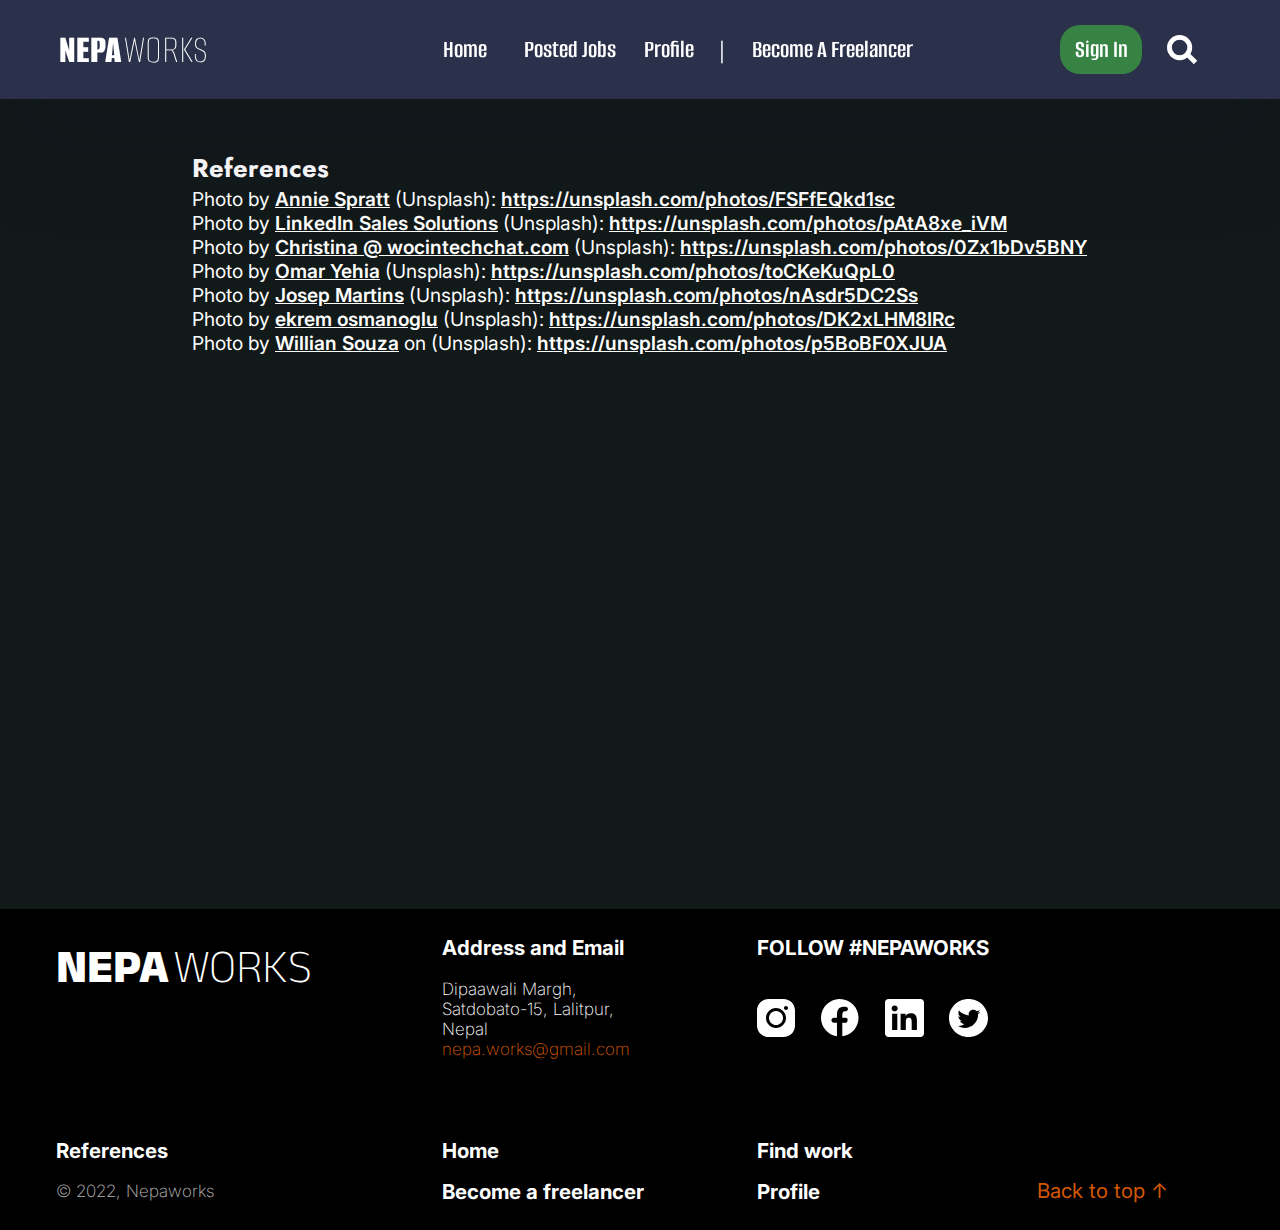
<file: template/references.html>
<!DOCTYPE html>
<html lang="en-GB">

<head>
    <meta charset="utf-8">

    <link rel="stylesheet" href="../styles/references.css" />
    <link rel="stylesheet" href="../styles/fonts.css" />
    <link rel="stylesheet" href="../styles/navbar.css" />
    <link rel="stylesheet" href="../styles/footer.css" />

    <meta name="viewport" content="width=device-width, initial-scale=1.0">

    <meta name="description" content="description of site - TO CHANGE" />
    <meta name="keywords" content="add, some, keywords" />

    <title>Nepaworks - Nepali freelancing website</title>
    <!--[if lt IE 9]> <script src="scripts/html5shiv.js"> </script> <![endif] -->
    <!--
    Author: Abhash Rai and 23140736 
    Organisation: Birmingham City University
    Copyright: Copyright 2021
    -->
    <style>
        
    </style>
</head>

<body>
    <section class="navigation_bar">
        <div class="text_logo navbaritems">
            <a href="./index.html">
                <div class="NEPA">NEPA</div>
                <div class="WORKS">WORKS</div>
            </a>
        </div>

        <div class="to_hide empty"></div>

        <div class="to_hide navbaritems"><a href="./index.html">Home</a></div>

        <div class="to_hide navbaritems"><a href="./profile_page.html">Posted Jobs</a></div>

        <div class="to_hide navbaritems"><a href="./profile_page.html">Profile</a></div>

        <div class="to_hide navbaritems">|</div>

        <div class="to_hide navbaritems"><a href="./logInSinUp.html">Become A Freelancer</a></div>

        <div class="to_hide empty"></div>

        <div class="nav_bar_signin_button_outer navbaritems">
            <a href="./logInSinUp.html">
                <div class="nav_bar_signin_button">Sign In</div>
            </a>
        </div>

        <div class="nav_icons_container navbaritems">
            <a class="nav_desktop" href="./search_results.html"><img src="../graphics/icons/small_search_Icon.svg" alt="Small Search Icon"></a>
            <div class="hamburger_icon_container">
                <input type="checkbox" id="toggle">
                <label for="toggle" class="nav_mobile_container toggle-visibility">
                    <button class="nav_mobile"><img src="../graphics/icons/menu.svg" alt="Small Hamburger Icon"></button>
                </label>

                <section class="mobile_view_nagivation_slidein toggle-visibility">
                    <div>NEPAworks helps you connect with Nepal's top professionals, find work and create network!</div>
                    <div><a href="./index.html">Home</a></div>
                    <div><a href="./search_results.html">Search</a></div>
                    <div><a href="./logInSinUp.html">Log In</a></div>
                    <div><a href="./logInSinUp.html">Become A Freelancer</a></div>
                    <div><a href="./profile_page.html">Posted Jobs</a></div>
                    <div><a href="./profile_page.html">Profile</a></div>
                    <div><a href="./references.html">References</a></div>
                </section>
            </div>
            
        </div>
    </section>
    <section class="navbar_empty_section"></section>

    <section class="review_outer">
        <div class="review_inner">
                <div class="references_title">References</div>
                <div class="empty"></div>
                <div class="refrence_item item1">
                    Photo by <a href="https://unsplash.com/@anniespratt?utm_source=unsplash&utm_medium=referral&utm_content=creditCopyText">Annie Spratt</a> (Unsplash): <a href="https://unsplash.com/photos/FSFfEQkd1sc">https://unsplash.com/photos/FSFfEQkd1sc</a>
                </div>
                <div class="refrence_item item2">
                    Photo by <a href="https://unsplash.com/de/@linkedinsalesnavigator?utm_source=unsplash&utm_medium=referral&utm_content=creditCopyText">LinkedIn Sales Solutions</a> (Unsplash): <a href="https://unsplash.com/photos/pAtA8xe_iVM">https://unsplash.com/photos/pAtA8xe_iVM</a>
                </div>
                <div class="refrence_item item3">
                    Photo by <a href="https://unsplash.com/@wocintechchat?utm_source=unsplash&utm_medium=referral&utm_content=creditCopyText">Christina @ wocintechchat.com</a> (Unsplash): <a href="https://unsplash.com/photos/0Zx1bDv5BNY">https://unsplash.com/photos/0Zx1bDv5BNY</a>
                </div>
                <div class="refrence_item item4">
                    Photo by <a href="https://unsplash.com/@maplepharaoh?utm_source=unsplash&utm_medium=referral&utm_content=creditCopyText">Omar Yehia</a> (Unsplash): <a href="https://unsplash.com/photos/toCKeKuQpL0">https://unsplash.com/photos/toCKeKuQpL0</a>
                </div>
                <div class="refrence_item item5">
                    Photo by <a href="https://unsplash.com/@josepmartins?utm_source=unsplash&utm_medium=referral&utm_content=creditCopyText">Josep Martins</a> (Unsplash): <a href="https://unsplash.com/photos/nAsdr5DC2Ss">https://unsplash.com/photos/nAsdr5DC2Ss</a>
                </div>
                <div class="refrence_item item6">
                    Photo by <a href="https://unsplash.com/@konevi?utm_source=unsplash&utm_medium=referral&utm_content=creditCopyText">ekrem osmanoglu</a> (Unsplash): <a href="https://unsplash.com/photos/DK2xLHM8IRc">https://unsplash.com/photos/DK2xLHM8IRc</a>
                </div>
                <div class="refrence_item item7">
                    Photo by <a href="https://unsplash.com/@willsouzabr?utm_source=unsplash&utm_medium=referral&utm_content=creditCopyText">Willian Souza</a> on (Unsplash): <a href="https://unsplash.com/photos/p5BoBF0XJUA">https://unsplash.com/photos/p5BoBF0XJUA</a>
                </div>
            </div>
        </div>
    </section>

    <section class="footer_section">

        <div 
        class="footer_container">
            <div class="footer_item_top_left">
                <div>
                    <span class="NEPA">NEPA</span>
                    <span class="WORKS">WORKS</span>
                </div>
            </div>

            <div 
            class="footer_item_top_mid"
            style="
            display: grid;
            row-gap: 10%;
            grid-template-rows: 25% 65%;
            ">
                <div>Address and Email</div>
                <div>
                    Dipaawali Margh,<br/>
                    Satdobato-15, Lalitpur,<br/>
                    Nepal<br/>
                    <span style="color:#D45804">nepa.works@gmail.com</span>
                </div>
            </div>

            <div 
            class="footer_item_top_right"
            style="
            display: grid;
            row-gap: 10%;
            grid-template-rows: 25% 65%;
            ">
                <div>FOLLOW #NEPAWORKS</div>
                <div
                class="footer_icons_container"
                style="
                display: grid;
                grid-template-columns: auto auto auto auto;
                ">
                    <div><a href="#instagram"><img src="../graphics/icons/insta_icon.svg" alt="Instagram Icon"></a></div>
                    <div><a href="#facebook"><img src="../graphics/icons/fb_icon.svg" alt="Facebook Icon"></a></div>
                    <div><a href="#linkedIn"><img src="../graphics/icons/linkedIn_icon.svg" alt="LinkedIn Icon"></a></div>
                    <div><a href="#twitter"><img src="../graphics/icons/twitter_icon.svg" alt="Twitter Icon"></a></div>
                </div>
            </div>

            <div 
            class="footer_item_bottom_left"
            style="
                display: grid;
                grid-template-rows: 40% 40%;
                row-gap: 20%;
            ">
                <div class="footer_references_link"><a href="#" style="text-decoration: none">References</a></div>
                <div>© 2022, Nepaworks</div>
            </div>
            
            <div 
            class="footer_item_bottom_mid"
            style="
                display: grid;
                grid-template-rows: 40% 40%;
                row-gap: 20%;
            ">
                <div><a href="./index.html" style="text-decoration: none">Home</a></div>
                <div><a href="./logInSinUp.html" style="text-decoration: none">Become a freelancer</a></div>
            </div>

            <div 
            class="footer_item_bottom_right"
            style="
                display: grid;
                grid-template-columns: 50% 40%;
                column-gap: 10%;
            ">
                <div
                style="
                    display: grid;
                    grid-template-rows: 40% 40%;
                    row-gap: 20%;
                ">
                    <div><a href="./search_results.html" style="text-decoration: none">Find work</a></div>
                    <div><a href="./profile_page.html" style="text-decoration: none">Profile</a></div>
                </div>
                <div
                style="
                    display: grid;
                    grid-template-rows: 40% 40%;
                    row-gap: 20%;
                ">
                    <div></div>
                    <div class="back_to_top_container">
                        <a href="#top" style="text-decoration: none; color:#D45804;">Back to top ↑</a>
                    </div>
                </div>
            </div>
        </div>
    </section>
</body>

</html>
</file>
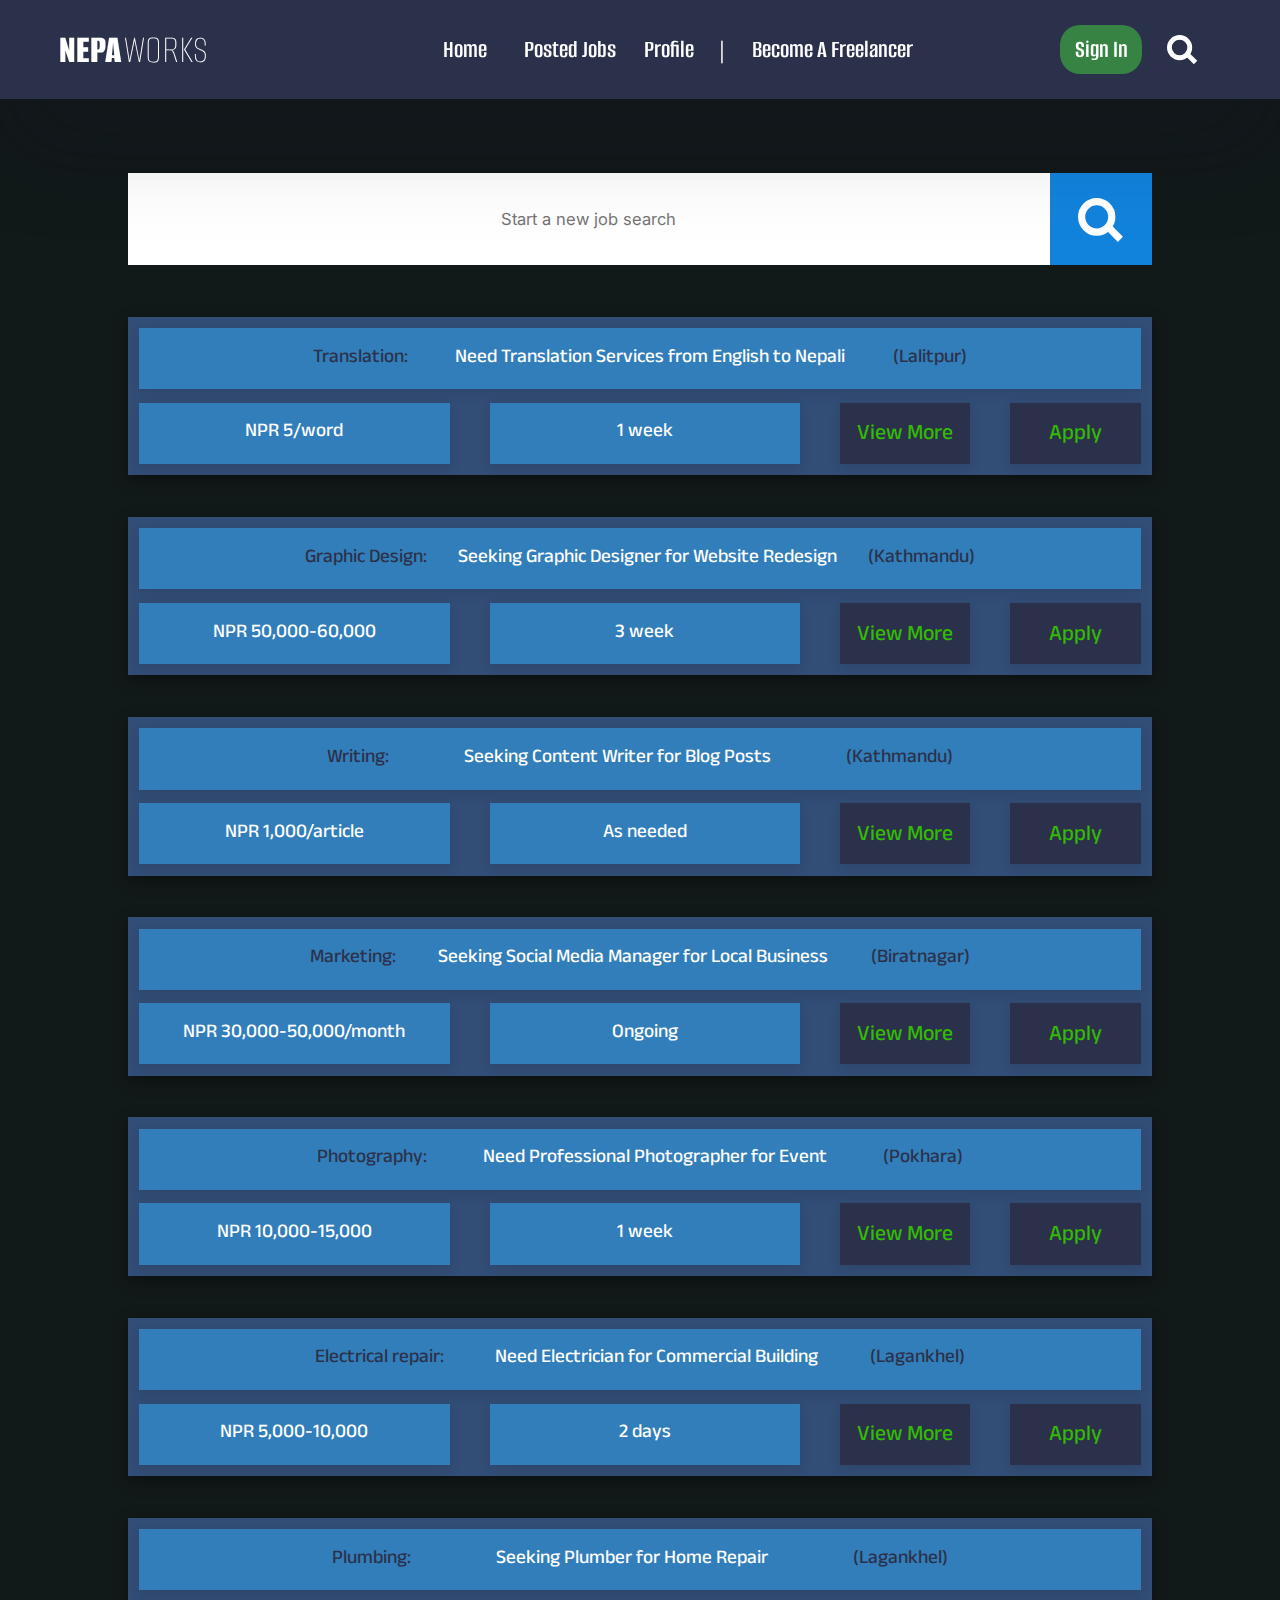
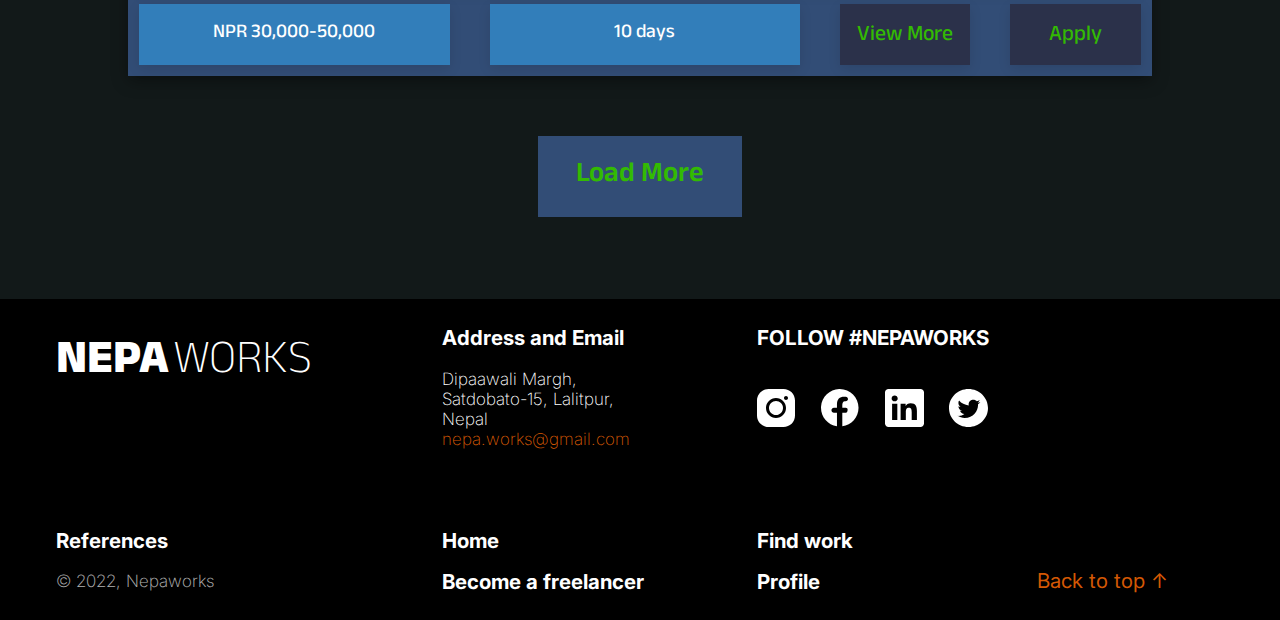
<file: template/search_results.html>
<!DOCTYPE html>
<html lang="en-GB">

<head>
    <meta charset="utf-8">

    <link rel="stylesheet" href="../styles/search_results.css" />
    <link rel="stylesheet" href="../styles/fonts.css" />
    <link rel="stylesheet" href="../styles/navbar.css" />
    <link rel="stylesheet" href="../styles/footer.css" />

    <meta name="viewport" content="width=device-width, initial-scale=1.0">

    <meta name="description" content="description of site - TO CHANGE" />
    <meta name="keywords" content="add, some, keywords" />

    <title>Nepaworks - Nepali freelancing website</title>
    <!--[if lt IE 9]> <script src="scripts/html5shiv.js"> </script> <![endif] -->
    <!--
    Author: Abhash Rai and 23140736 
    Organisation: Birmingham City University
    Copyright: Copyright 2021
    -->
    <style>
        
    </style>
</head>

<body>
    <section class="navigation_bar">
        <div class="text_logo navbaritems">
            <a href="./index.html">
                <div class="NEPA">NEPA</div>
                <div class="WORKS">WORKS</div>
            </a>
        </div>

        <div class="to_hide empty"></div>

        <div class="to_hide navbaritems"><a href="#">Home</a></div>

        <div class="to_hide navbaritems"><a href="#">Posted Jobs</a></div>

        <div class="to_hide navbaritems"><a href="#">Profile</a></div>

        <div class="to_hide navbaritems">|</div>

        <div class="to_hide navbaritems"><a href="#">Become A Freelancer</a></div>

        <div class="to_hide empty"></div>

        <div class="nav_bar_signin_button_outer navbaritems">
            <a href="#">
                <div class="nav_bar_signin_button">Sign In</div>
            </a>
        </div>

        <div class="nav_icons_container navbaritems">
            <a class="nav_desktop" href="#"><img src="../graphics/icons/small_search_Icon.svg" alt="Small Search Icon"></a>
            <div class="hamburger_icon_container">
                <input type="checkbox" id="toggle">
                <label for="toggle" class="nav_mobile_container toggle-visibility">
                    <button class="nav_mobile"><img src="../graphics/icons/menu.svg" alt="Small Hamburger Icon"></button>
                </label>

                <section class="mobile_view_nagivation_slidein toggle-visibility">
                    <div>NEPAworks helps you connect with Nepal's top professionals, find work and create network!</div>
                    <div><a href="./index.html">Home</a></div>
                    <div><a href="./search_results.html">Search</a></div>
                    <div><a href="#">Log In</a></div>
                    <div><a href="#">Become A Freelancer</a></div>
                    <div><a href="#">Posted Jobs</a></div>
                    <div><a href="#">Profile</a></div>
                    <div><a href="#">References</a></div>
                </section>
            </div>
            
        </div>
    </section>
    <section class="navbar_empty_section"></section>

    <section class="search_results_container_outer">
        <div class="search_results_container_inner">
            <form 
            class="search_field"
            style="
                display: grid;
                grid-template-columns: 90% 10%;
            ">
                <div>
                    <input type="text" id="homepage_search_text" name="homepage_search_text" placeholder="Start a new job search">
                </div>
                <div>
                    <button type="submit" ><a href="./search_results.html"><img src="../graphics/icons/small_search_Icon.svg"></a></button>
                </div>
            </form>

            <div class="search_result_items item1">
                <div class="job_title">
                    <div class="job_type" data-text="Translation:"></div>
                    <div class="job_text" data-text="Need Translation Services from English to Nepali"></div>
                    <div class="job_location" data-text="(Lalitpur)"></div>
                </div>
                <div class="job_box_options">
                    <div class="pay_rate" data-text="NPR 5/word"></div>
                    <div class="job_time" data-text="1 week"></div>
                    <div class="view_more_btn"><a href="#">View More</a></div>
                    <div class="apply_btn"><a href="#">Apply</a></div>
                </div>
            </div>

            <div class="search_result_items item2">
                <div class="job_title">
                    <div class="job_type" data-text="Graphic Design:"></div>
                    <div class="job_text" data-text=" Seeking Graphic Designer for Website Redesign"></div>
                    <div class="job_location" data-text="(Kathmandu)"></div>
                </div>
                <div class="job_box_options">
                    <div class="pay_rate" data-text="NPR 50,000-60,000"></div>
                    <div class="job_time" data-text="3 week"></div>
                    <div class="view_more_btn"><a href="#">View More</a></div>
                    <div class="apply_btn"><a href="#">Apply</a></div>
                </div>
            </div>

            <div class="search_result_items item3">
                <div class="job_title">
                    <div class="job_type" data-text="Writing:"></div>
                    <div class="job_text" data-text="Seeking Content Writer for Blog Posts"></div>
                    <div class="job_location" data-text="(Kathmandu)"></div>
                </div>
                <div class="job_box_options">
                    <div class="pay_rate" data-text="NPR 1,000/article"></div>
                    <div class="job_time" data-text="As needed"></div>
                    <div class="view_more_btn"><a href="#">View More</a></div>
                    <div class="apply_btn"><a href="#">Apply</a></div>
                </div>
            </div>

            <div class="search_result_items item4">
                <div class="job_title">
                    <div class="job_type" data-text="Marketing:"></div>
                    <div class="job_text" data-text="Seeking Social Media Manager for Local Business"></div>
                    <div class="job_location" data-text="(Biratnagar)"></div>
                </div>
                <div class="job_box_options">
                    <div class="pay_rate" data-text="NPR 30,000-50,000/month"></div>
                    <div class="job_time" data-text="Ongoing"></div>
                    <div class="view_more_btn"><a href="#">View More</a></div>
                    <div class="apply_btn"><a href="#">Apply</a></div>
                </div>
            </div>

            <div class="search_result_items item5">
                <div class="job_title">
                    <div class="job_type" data-text="Photography:"></div>
                    <div class="job_text" data-text="Need Professional Photographer for Event"></div>
                    <div class="job_location" data-text="(Pokhara)"></div>
                </div>
                <div class="job_box_options">
                    <div class="pay_rate" data-text="NPR 10,000-15,000"></div>
                    <div class="job_time" data-text="1 week"></div>
                    <div class="view_more_btn"><a href="#">View More</a></div>
                    <div class="apply_btn"><a href="#">Apply</a></div>
                </div>
            </div>

            <div class="search_result_items item6">
                <div class="job_title">
                    <div class="job_type" data-text="Electrical repair:"></div>
                    <div class="job_text" data-text="Need Electrician for Commercial Building"></div>
                    <div class="job_location" data-text="(Lagankhel)"></div>
                </div>
                <div class="job_box_options">
                    <div class="pay_rate" data-text="NPR 5,000-10,000"></div>
                    <div class="job_time" data-text="2 days"></div>
                    <div class="view_more_btn"><a href="#">View More</a></div>
                    <div class="apply_btn"><a href="#">Apply</a></div>
                </div>
            </div>

            <div class="search_result_items item7">
                <div class="job_title">
                    <div class="job_type" data-text="Plumbing:"></div>
                    <div class="job_text" data-text="Seeking Plumber for Home Repair"></div>
                    <div class="job_location" data-text="(Lagankhel)"></div>
                </div>
                <div class="job_box_options">
                    <div class="pay_rate" data-text="NPR 30,000-50,000"></div>
                    <div class="job_time" data-text="10 days"></div>
                    <div class="view_more_btn"><a href="#">View More</a></div>
                    <div class="apply_btn"><a href="#">Apply</a></div>
                </div>
            </div>

            <div class="load_more_btn_container">
                <a href="#" class="load_more_btn">Load More</a>
            </div>
        </div>
    </section>

    <section class="footer_section">

        <div 
        class="footer_container">
            <div class="footer_item_top_left">
                <div>
                    <span class="NEPA">NEPA</span>
                    <span class="WORKS">WORKS</span>
                </div>
            </div>

            <div 
            class="footer_item_top_mid"
            style="
            display: grid;
            row-gap: 10%;
            grid-template-rows: 25% 65%;
            ">
                <div>Address and Email</div>
                <div>
                    Dipaawali Margh,<br/>
                    Satdobato-15, Lalitpur,<br/>
                    Nepal<br/>
                    <span style="color:#D45804">nepa.works@gmail.com</span>
                </div>
            </div>

            <div 
            class="footer_item_top_right"
            style="
            display: grid;
            row-gap: 10%;
            grid-template-rows: 25% 65%;
            ">
                <div>FOLLOW #NEPAWORKS</div>
                <div
                class="footer_icons_container"
                style="
                display: grid;
                grid-template-columns: auto auto auto auto;
                ">
                    <div><a href="#instagram"><img src="../graphics/icons/insta_icon.svg" alt="Instagram Icon"></a></div>
                    <div><a href="#facebook"><img src="../graphics/icons/fb_icon.svg" alt="Facebook Icon"></a></div>
                    <div><a href="#linkedIn"><img src="../graphics/icons/linkedIn_icon.svg" alt="LinkedIn Icon"></a></div>
                    <div><a href="#twitter"><img src="../graphics/icons/twitter_icon.svg" alt="Twitter Icon"></a></div>
                </div>
            </div>

            <div 
            class="footer_item_bottom_left"
            style="
                display: grid;
                grid-template-rows: 40% 40%;
                row-gap: 20%;
            ">
                <div class="footer_references_link"><a href="#" style="text-decoration: none">References</a></div>
                <div>© 2022, Nepaworks</div>
            </div>
            
            <div 
            class="footer_item_bottom_mid"
            style="
                display: grid;
                grid-template-rows: 40% 40%;
                row-gap: 20%;
            ">
                <div><a href="./index.html" style="text-decoration: none">Home</a></div>
                <div><a href="#" style="text-decoration: none">Become a freelancer</a></div>
            </div>

            <div 
            class="footer_item_bottom_right"
            style="
                display: grid;
                grid-template-columns: 50% 40%;
                column-gap: 10%;
            ">
                <div
                style="
                    display: grid;
                    grid-template-rows: 40% 40%;
                    row-gap: 20%;
                ">
                    <div><a href="#" style="text-decoration: none">Find work</a></div>
                    <div><a href="#" style="text-decoration: none">Profile</a></div>
                </div>
                <div
                style="
                    display: grid;
                    grid-template-rows: 40% 40%;
                    row-gap: 20%;
                ">
                    <div></div>
                    <div class="back_to_top_container">
                        <a href="#top" style="text-decoration: none; color:#D45804;">Back to top ↑</a>
                    </div>
                </div>
            </div>
        </div>
    </section>
</body>

</html>
</file>
<file: styles/index.css>
@import url('https://fonts.googleapis.com/css2?family=Inter:wght@100;200;300;400;500;600;700;800;900&display=swap');
@import url('https://fonts.googleapis.com/css2?family=Anek+Latin:wght@100;200;300;400;500;600;700;800;900&display=swap');
@import url('https://fonts.googleapis.com/css2?family=Anek+Devanagari:wght@100;200;300;400;500;600;700;800;900&display=swap');
@import url('https://fonts.googleapis.com/css2?family=Alumni+Sans:ital,wght@0,100;0,200;0,300;0,400;0,500;0,600;0,700;0,800;0,900;1,100;1,200;1,300;1,400;1,500;1,600;1,700;1,800;1,900&display=swap');

* {
    transition: all 0.2s cubic-bezier(.79,.14,.15,.86);
}
button {
    cursor: pointer;
}


.homepage_top_section .homepage_search_keywords a, .homepage_top_section_left_bottom_item3 a{
    text-decoration: none;
}
.homepage_top_section .homepage_search_keywords{
    transition: all 0.3s cubic-bezier(.46,.03,.52,.96);
}
.homepage_top_section .homepage_search_keywords:hover {
    color: #1061a2;
    background-color: #1061a2;
    border: 2px solid #1061a2;
}
.homepage_top_section div{
    /* border: 1px solid red; */
}
.homepage_top_section_left {
    z-index: 0;

    display: grid;
    width: 100%;
    height: 100%;
    grid-template-rows: 50% 50%;

    background-image: url('../images/homepage_left.png');
    background-size: cover;
    background-position: center;
    background-repeat: no-repeat;
    height: 100%;
    /* backdrop-filter: blur(5px); */
}
.homepage_top_section_left_top{
    height: 100%;
    padding: 5%;
    box-sizing:border-box;
}
.homepage_top_section_left_top_elementContainer {
    width: 100%;
    height: 100%;
}
.homepage_top_section_left_top_item1, .homepage_top_section_left_top_item2 {
    font-family: 'Anek Latin', sans-serif;
    margin: auto 0;
    text-shadow: 2px 2px #0d132ba9;
}
.homepage_top_section_left_top_item1 {
    font-weight: 900;
    font-size: 3vw;
}
.homepage_top_section_left_top_item2 {
    font-weight: 700;
    font-size: 1.8vw;
}
.homepage_top_section_left_top_item3 {
    margin: auto 0;
    height: 100%;
}
.homepage_top_section_left_top_item3 div {
    background: rgb(21,188,213);
    background: linear-gradient(90deg, rgba(21,188,213,1) 0%, rgba(44,46,66,1) 95%);
    width: 30%;
    height: 100%;
}
.homepage_top_section_left_top_item4 {
    font-family: 'Inter', sans-serif;
    font-size: 1.6vw;
    margin: auto 0;
    
}

.homepage_top_section_left_bottom{
    height: 100%;
    background-color: #283045bd;
    box-sizing:border-box;
    padding: 5%
}
.homepage_top_section_left_bottom_elementContainer {
    /* border: 1px solid red; */
    width: 100%;
    height: 100%;
}
.homepage_top_section_left_bottom_item1 {
    /* border: 1px solid red; */
    height: 100%;
    margin: auto 0;
    padding: 1% 0;
    box-sizing: border-box;
}
.homepage_top_section_left_bottom_item1 div {
    height: 100%;
    /* border: 1px solid red; */
    /* overflow: hidden; */
}
.homepage_top_section_left_bottom_item1 input {
    width: 100%;
    height: 100%;
    border: 0;
    padding: 0;
}
.homepage_top_section_left_bottom_item1 input[type=text] {
    color: #605E5E;
    text-align: center;
    font-family: 'Inter', sans-serif;
    font-size: 1.3vw;
}
.homepage_top_section_left_bottom_item1::placeholder  {
    color: #605E5E;
    text-align: center;
    font-family: 'Inter', sans-serif;
    font-size: 1.3vw;
}
.homepage_top_section_left_bottom_item1 button {
    width: 100%;
    height: 100%;
    background-color: #1283DD;
    border: 0;
}
.homepage_top_section_left_bottom_item1 button[type=submit] {
    color: #605E5E;
    text-align: center;
    font-family: 'Inter', sans-serif;
    font-size: 1.3vw;
}
.homepage_top_section_left_bottom_item1 button img {
    padding-top: 7%;
}
.SearchField_SearchIcon {
    width: 87%;
}

.homepage_top_section_left_bottom_item2 {
    /* border: 1px solid green; */
    padding: 3% 0;
}
.homepage_top_section_left_bottom_item2 div {
    /* border: 1px solid red; */
}
.homepage_top_section_left_bottom_item2_try {
    text-align: center;
    font-family: 'Anek Latin', sans-serif;
    font-weight: 800;
    font-size: 1.8vw;
}
.homepage_top_section_left_bottom_item2_keywords {
    font-family: 'Anek Latin', sans-serif;
    font-weight: 500;
    font-size: 1.5vw;
}
.homepage_search_keywords {
    margin: 0.4vw;
    text-align: center;
    padding: 3% 0;

    border: 2px solid white;

    display: grid;
    align-items: center; /* centers child element vertically */
    justify-items: center; /* centers child element horizontally */
}


.homepage_top_section_left_bottom_item3 {
    /* border: 1px solid green; */
    padding: 0% 0;
    box-sizing: border-box;
}
.homepage_top_section_left_bottom_item3 a {
    /* box-shadow: rgba(100, 100, 111, 0.2) 0px 7px 29px 0px; */
    
}
.homepage_top_section_left_bottom_item3 a div{
    /* border: 1px solid yellow; */
    background: rgb(18,131,221);
    background: linear-gradient(90deg, rgba(18,131,221,1) 0%, rgba(14,72,119,1) 100%);
    height: 100%;
    width: 100%;

    font-family: 'Inter', sans-serif;
    font-weight: 700;
    font-size: 1.8vw;
    text-align: center;
    padding: 2.3% 0;
    box-sizing: border-box;

    box-shadow: rgba(0, 0, 0, 0.5) 0px 10px 29px 0px;

    display: grid;
    align-items: center; /* centers child element vertically */
    justify-items: center; /* centers child element horizontally */
}
.homepage_top_section_left_bottom div {
    /* border: 1px solid red; */
}


.homepage_top_section_right {
    position: relative;
    z-index: 0;

    background-image: url('../images/homepage_right.jpg');
    background-size: cover;
    background-position: center;
    background-repeat: no-repeat;
    height: 100%;
    /* backdrop-filter: blur(5px); */

    padding: 0 5% 7% 5%;
    box-sizing: border-box;
}
.homepage_top_section_right div {
    /* border: 1px solid red; */
}
.dp_container {
    position: relative;
}
.dp {
    box-shadow: rgba(0, 0, 0, 0.25) 0px 54px 55px, rgba(0, 0, 0, 0.12) 0px -12px 30px, rgba(0, 0, 0, 0.12) 0px 4px 6px, rgba(0, 0, 0, 0.17) 0px 12px 13px, rgba(0, 0, 0, 0.09) 0px -3px 5px;
}
.homepage_people_dp1 {
    background-image: url('../images/dp1.jpg');
    background-size: cover;
    background-position: top;
    background-repeat: no-repeat;

    height: 15vw;
    width: 15vw;
    border-radius: 50%;
    margin-top: 40%;
    margin-left: 25%;
}
.homepage_people_dp2 {
    background-image: url('../images/dp2.jpg');
    background-size: cover;
    background-position: top;
    background-repeat: no-repeat;

    height: 12vw;
    width: 12vw;
    border-radius: 50%;
    margin-top: 40%;
    margin-left: 10%;
}
.homepage_people_dp3 {
    background-image: url('../images/dp3.jpg');
    background-size: cover;
    background-position: top;
    background-repeat: no-repeat;

    height: 10vw;
    width: 10vw;
    border-radius: 50%;
    margin-top: 30%;
    margin-left: 40%;
}
.homepage_people_dp4 {
    background-image: url('../images/dp4.jpg');
    background-size: cover;
    background-position: center;
    background-repeat: no-repeat;

    height: 17vw;
    width: 17vw;
    border-radius: 50%;
    margin-top: 10%;
    margin-left: 0%;
}

.dp_card {
    position: absolute;
    /* border: 1px solid red; */
    background-color: #D9D9D9;
    
    border-radius: 90px;

    box-shadow: rgba(0, 0, 0, 0.3) 0px 4px 12px;

    padding: 2% 8%;
    box-sizing: border-box;
}
.dp_card div {
    /* border: 1px solid green; */
    color: black;
    font-family: 'Inter', sans-serif;
}
.dp_card .name {
    font-weight: 800;
}
.star {
    width: 80%;
    height: 100%;
    background: #CEBF34;
    clip-path: polygon(50% 0%, 61% 35%, 98% 35%, 68% 57%, 79% 91%, 50% 70%, 21% 91%, 32% 57%, 2% 35%, 39% 35%);
}

.dp_card1 {
    margin-top: 27%;
    width: 14vw;
    height: 6vw;
    font-size: 1.1vw;
}
.dp_card2 {
    margin-top: 30%;
    margin-left: 25%;
    width: 12vw;
    height: 5vw;
    font-size: 0.9vw;
}
.dp_card3 {
    margin-top: -8%;
    margin-left: 25%;
    width: 10vw;
    height: 4vw;
    font-size: 0.8vw;
}
.dp_card4 {
    margin-top: -15%;
    margin-left: 30%;
    width: 14vw;
    height: 6vw;
    font-size: 1.1vw;
}



.homepage_purpose_section {
    z-index: 1;
    padding: 10% 6%;
    box-sizing:border-box;
    margin: auto 0;
    
    /* width: 100%; */
    height: 100vh;
    background-color: #121919;
    color: white;
}
.homepage_purpose_section div{
    /* border: 1px solid red; */
}
.homepage_purpose_section_left_container {
    width: 33%;
    height: 100%;
    float: left;
    margin: auto;

    /* display: flex;
    align-items: center; */
}
.homepage_purpose_section_left_container div {
    width: 80%;
    /* height: 40%; */
    margin: auto 0;
    text-align: center;

    font-family: 'Anek Latin', sans-serif;
    font-size: 3vw;
    font-weight: 800;
}
.homepage_purpose_section_right_container {
    margin: auto;
    width: 64%;
    height: 100%;
    float: left;

    /* display: flex;
    align-items: center; */
}
.homepage_purpose_section_right_container div {
    margin: 0 auto;
    width: 87%;
    /* height: 40%; */
    margin: auto 0;
    /* height:100%; */

    font-family: 'Inter', sans-serif;
    font-size: 1.6vw; 
    /* 22px 1.6vw */
    font-weight: 400;

    display: grid;
    place-items: center;
}
.homepage_purpose_section_left_container, .homepage_purpose_section_right_container{
    /* border: 1px solid red;  */
}
.homepage_purpose_section_left_container div, .homepage_purpose_section_right_container div {
    margin: 0 auto;
    /* border: 1px solid red; */
}


@media (max-width: 1200px) {
    .homepage_top_section{
        height: 500px;
    }
    .homepage_purpose_section{
        height: 500px;
    }
}
@media (max-width: 1000px) {
    .homepage_top_section{
        height: 450px;
    }
    .homepage_purpose_section{
        height: 450px;
    }
}
@media (max-width: 800px) {
    .homepage_top_section{
        height: 380px;
    }
    .homepage_purpose_section{
        height: 380px;
    }
}


@media (max-width: 600px) {
    body {
        width: 100%;
        background-color: yellow;
        box-sizing: border-box;
        overflow-x: hidden;
    }
    .homepage_top_section{
        width: 100%;
        height: 110vh;
        position: relative;
    }
    .homepage_purpose_section{
        width: 100%;
    }
    .homepage_top_section_left, .homepage_top_section_right {
        background-image: none;
    }
    .homepage_top_section_left_bottom{
        background-color: transparent;
    }
    .homepage_top_section {
        z-index: 5;
        background-image: url('../images/homepage_right.jpg');
        background-size: cover;
        background-position: center;
        background-repeat: no-repeat;
        /* height: 100%; */
        /* backdrop-filter: blur(5px); */
    }

    .homepage_top_section_left {
        /* border: 1px solid green; */
        grid-template-rows: 65% 35%;
    }
    .homepage_top_section_left_bottom {
        /* border: 1px solid red; */
        width: 97vw;
        padding: 3.5% 2%;
        box-sizing: border-box;
        background-color: #2B314A;
        /* height: 100%; */
    }
    .homepage_top_section_left_bottom_item3 a div {
        height: 100%;
    }
    .homepage_top_section_left_top_item3, .homepage_top_section_left_top_item4 {
        display: none;
    }
    .homepage_top_section_left_top_item1 {
        font-size: 6vw;
        text-shadow: none;
        color: #121919;
        margin-top: -2%;
    }
    .homepage_top_section_left_top_item2 {
        /* border: 1px solid red; */
        font-size: 4vw;
        width: 60%;
        text-shadow: none;
        color: #EA9327;
        margin-top: -15%;
    }
    .Anya, .Jai {
        display: none;
    }
    .Zara {
        /* border: 1px solid red; */
        height: 35%;
        position: absolute;
        left: -87%;
        top: 28%;
    }
    .Zara .homepage_people_dp4 {
        width: 44vw;
        height: 44vw;
        margin-top: -10%;
    }
    .Zara .dp_card4 {
        width: 40vw;
        height: 17vw;
        background-color: #2B314A;
        padding: 4% 14%;
        left: 28%;
        position: relative;
        top: -15%;
    }
    .Zara .dp_card4 div{
        /* border: 1px solid red; */
        color: white;
        font-size: 3vw;
    }
    .David{
        /* border: 1px solid red; */
        height: 35%;
        position: absolute;
        left: 5%;
        top: 30%;
    }
    .David .homepage_people_dp3 {
        width: 28vw;
        height: 28vw;
        margin-top: -10%;
    }
    .David .dp_card3 {
        width: 30vw;
        height: 13vw;
        background-color: #EA9327;
        padding: 4% 17%;
        top: -10%;
        left: -60%;
    }
    .David .dp_card3 div{
        /* border: 1px solid red; */
        color: #2B314A;
        font-size: 2.5vw;
    }
    .homepage_top_section_left_bottom_item1 input[type=text], .homepage_top_section_left_bottom_item1::placeholder {
        font-size: 3vw;
    }
    .homepage_top_section_left_bottom_item2_try, .homepage_top_section_left_bottom_item2_keywords{
        font-size: 3vw;
    }
    .homepage_top_section_left_bottom_item3 a div{
        font-size: 3.3vw;
    }



    .homepage_purpose_section_left_container, .homepage_purpose_section_right_container {
        float: none;
        width: 100%;
    }
    .homepage_purpose_section div{
        /* border: 1px solid red; */
    }
    .homepage_purpose_section_left_container{
        height: 15%;
    }
    .homepage_purpose_section_left_container div{
        height: 100%;
        display: grid;
        align-items: center;
        font-size: 3.5vw;
    }
    .homepage_purpose_section_right_container {
        height: 85%;
    }
    .homepage_purpose_section_right_container div{
        height: 100%;
        width: 90%;
        text-align: center;
        font-size: 2.4vw;
    }
}
</file>
<file: styles/fonts.css>
@import url('https://fonts.googleapis.com/css2?family=Inter:wght@100;200;300;400;500;600;700;800;900&display=swap');
/* font-family: 'Inter', sans-serif; */


@import url('https://fonts.googleapis.com/css2?family=Anek+Latin:wght@100;200;300;400;500;600;700;800;900&display=swap');
/* font-family: 'Anek Latin', sans-serif; */


@import url('https://fonts.googleapis.com/css2?family=Anek+Devanagari:wght@100;200;300;400;500;600;700;800;900&display=swap');
/* font-family: 'Anek Devanagari', sans-serif; */


@import url('https://fonts.googleapis.com/css2?family=Alumni+Sans:ital,wght@0,100;0,200;0,300;0,400;0,500;0,600;0,700;0,800;0,900;1,100;1,200;1,300;1,400;1,500;1,600;1,700;1,800;1,900&display=swap');
/* font-family: 'Alumni Sans', sans-serif; */



@import url('https://fonts.googleapis.com/css2?family=Jost:ital,wght@0,100;0,200;0,300;0,400;0,500;0,600;0,700;0,800;0,900;1,100;1,200;1,300;1,400;1,500;1,600;1,700;1,800;1,900&display=swap');
/* font-family: 'Jost', sans-serif; */
</file>
<file: styles/navbar.css>
* {
    color: white;
    margin: 0;
    transition: all 0.2s cubic-bezier(.79,.14,.15,.86);
}
html {
    scroll-behavior: smooth;
}
body {
    padding: 0;
    margin: 0;
}
.navigation_bar div a {
    text-decoration: none;
    transition: color 0.3s cubic-bezier(.46,.03,.52,.96);
}
.navigation_bar a:hover {
    color: #1da343;
    /* scale: 1.2; */
}
.navigation_bar, .navbar_empty_section {
    height: 11vh;
}
.navigation_bar {
    display: grid;
    grid-template-columns: 13% 18% 8% 10% 7% 2% 17% 11% 7% 7%;
    grid-template-rows: 100%;
    
    z-index: 10;
    position: fixed;
    /* opacity: 0.2; */
    /* top: 0; */

    
    width: 100%;
    background-color: #2B314A;
    padding: 0% 4.4%;
    box-sizing:border-box;

    box-shadow: rgba(17, 12, 46, 0.15) 0px 48px 100px 0px;
}
.navigation_bar div {
    width: 100%;
    height: 100%;

    display: grid;
    align-items: center;
    place-items: center;

    /* border: 1px solid red; */
    font-family: 'Alumni Sans', sans-serif;
    font-size: 2vw;
    margin: auto;
    color: white;

    box-sizing: border-box;
}
    .navbaritems a, .empty {
        color: white;
        font-weight: 600;
    }
    .text_logo{
        width: 100%;
        height: 100%;
        box-sizing: border-box;
        /* border: 1px solid yellow; */

        /* display: grid;
        align-items: center;
        place-items: center; */
    }
    .text_logo a{
        /* border: 1px solid red; */
        box-sizing: border-box;
        width: 100%;
        height: 100%;

        display: grid;
        /* align-items: center; */
        /* place-items: center; */

        grid-template-columns: 44% 56%;
        grid-template-rows: 100%;
    }
        .text_logo .NEPA, .text_logo .WORKS{
            color: white;
            /* height: 100%; */
            font-size: 3.2vw;
            /* border: 1px solid green; */

            /* display: grid;
            align-items: center;
            place-content: center; */
        }
        .NEPA{
            font-family: 'Anek Latin', sans-serif;
            font-weight: 800;
        }
        .WORKS{
            box-sizing: border-box;
            font-family: 'Anek Devanagari', sans-serif;
            font-weight: 100;
        }
    .nav_bar_signin_button_outer {
        width: 100%;
        height: 100%;
    }
    .nav_bar_signin_button_outer a{
        width: 100%;
        height: 100%;
        /* border: 1px solid yellow; */

        display: grid;
        align-items: center;
    }
    .nav_bar_signin_button_outer a .nav_bar_signin_button {
        width: 100%;
        /* margin-left: -30%; */
        height: 50%;
        background-color: #368344;
        border-radius: 20px;

        display: grid;
        align-items: center;
        place-content: center;
    }
    .nav_icons_container{
        position: relative;

        display: grid;
        align-items: center;
        place-items: center;
    }
    .nav_desktop, .nav_mobile{
        position: absolute;
    }
    .nav_desktop img, .nav_mobile img{
        width: 2.4vw;
        margin-top: 30%;
        /* border: 1px solid yellow; */
    }
    .nav_mobile {
        display:none;
    }

    .menuToggle {
        /* border: 1px solid red; */
        position: relative;
    }
    .menuToggle input, .nav_mobile {
        position: absolute;
    }
    .nav_icons_container {
        /* border: 1px solid red; */
        position: relative;
    }
    .hamburger_icon_container #toggle, .hamburger_icon_container .nav_mobile_container{
        position:absolute;
    } 
    .hamburger_icon_container #toggle{
        z-index: -2;
        display: none;
    }
    .mobile_view_nagivation_slidein {
        display: none;
    }

@media (max-width: 1000px) {
    .navigation_bar, .navbar_empty_section {
        height: 9vh;
    }
}
@media (max-width: 800px) {
    .navigation_bar, .navbar_empty_section {
        height: 7vh;
    }
}
@media (max-width: 600px) {
    .to_hide {
        visibility: hidden;
    }
    .navigation_bar, .navbar_empty_section {
        height: 50px;
    }
    .navigation_bar{
        grid-template-columns: 13% 18% 8% 0% 7% 2% 17% 1% 20% 12%;
        /* grid-template-columns: 30% 20% 0% 0% 0% 0% 0% 0% 20% 20%; */

        
    }
        .navigation_bar div {
            /* border: 1px solid red; */
            /* height: 100%; */
            width: 100%;
        }
        
        .to_hide:first-child {
        }
        .navigation_bar .text_logo {
            display: grid;
            place-items: center;
            width: 200%;
        }
        .text_logo a{
            /* border: 1px solid red; */
            grid-template-columns: 44% 56%;
        }
        .text_logo .NEPA, .text_logo .WORKS{
            font-size: 6.4vw;
        }
    .navigation_bar .nav_bar_signin_button_outer {
        /* height: 50%; */
        width: 100%;
        /* padding-left: 420%; */
        display: grid;
        /* place-items: center; */
    }
    .navigation_bar .nav_bar_signin_button_outer .nav_bar_signin_button {
        height: 55%;
        width: 100%;
        font-size: 4.5vw;
        /* display: block; */
    }
    .nav_icons_container {
    }
    .hamburger_icon_container #toggle{
        display: block;
        z-index: 2;
        width: 70%;
        height: 80%;
        opacity: 0;
        cursor: pointer;
    } 
    .hamburger_icon_container .nav_mobile_container{
    } 
    #toggle:checked ~ .mobile_view_nagivation_slidein {
        display: block;
    }
    .mobile_view_nagivation_slidein {
        /* display: grid; */
        /* height: 100vh; */
        /* grid-template-rows: 30% 10% 10% 10% 10% 10% 10% 10%; */
        
        top: 0;
        background-color: #2B314A;
        height: 100vh;

        width: 85vw;
        margin-left: -94vw;
        z-index: 10;
        position: fixed;
        display: none;

        padding: 10% 10% 25% 10%;
        box-sizing: border-box;
        box-shadow: rgba(0, 0, 0, 0.4) 0px 54px 55px, rgba(0, 0, 0, 0.12) 0px -12px 30px, rgba(0, 0, 0, 0.12) 0px 4px 6px, rgba(0, 0, 0, 0.17) 0px 12px 13px, rgba(0, 0, 0, 0.09) 0px -3px 5px;
    }
    .mobile_view_nagivation_slidein div{
        /* border: 1px solid red; */
        height: 13%;
        box-sizing: border-box;
        padding: 0;
        margin: 0;

        font-size: 5vw;
        font-weight: 600;
        text-align: left;
    }
    .mobile_view_nagivation_slidein div:first-child{
        font-family: 'Inter', sans-serif;
        text-align: center;
        font-size: 3.3vw;
        font-weight: 200;
        height: 18vh;

        padding-bottom: 10%;
    }
    .mobile_view_nagivation_slidein div:first-child b{
        /* border: 1px solid green; */
        font-weight: 700;
    }
    
    .nav_icons_container .nav_mobile{
        width: 100%;
        height: 100%;
        /* border: 1px solid green; */
        box-sizing: border-box;
        position: relative;

        display: grid;
        align-items:center;
        place-items: center;
    }
    .nav_desktop {
        visibility:hidden;
    }
    .nav_mobile {
        display:grid;
        background-color: transparent;
        border: 0;
    }
    .nav_desktop img, .nav_mobile img{
        margin-top: 0%;
        /* border: 1px solid yellow; */
    }
    .nav_mobile img{
        /* position: absolute; */
        width: 100%;
        /* border: 1px solid yellow; */
    }



    
    .nav-menu {
        display: none;
      }
      
    .nav_mobile:focus + .nav-menu {
        display: block;
    }
}
</file>
<file: styles/footer.css>
.footer_section div a {
    text-decoration: none;
    transition: color 0.3s cubic-bezier(.46,.03,.52,.96);
}
.footer_section a:hover {
    color: #D45804;
}


.footer_section {
    padding: 2vw 4.4%;
    /* width: 100%; */
    background-color: black;
    height: 30vh;

    font-family: 'Inter', sans-serif;
}
.footer_section a{
    color: white;
}
.footer_container {
    height: 100%;

    display: grid;
    grid-template-columns: 26% 20% 40%;
    column-gap: 7%;
    grid-template-rows: 47% 25%;
    row-gap: 28%;
}
.footer_container div {
    /* border: 1px solid red; */
}

.footer_item_top_left div {
    margin: 0 auto;
}
.footer_item_top_left .NEPA, .footer_item_top_left .WORKS{
    color: white;
    font-size: 3.66vw;
}
.footer_item_top_left .NEPA{
    font-family: 'Anek Latin', sans-serif;
    font-weight: 800;
}
.footer_item_top_left .WORKS{
    font-family: 'Anek Devanagari', sans-serif;
    font-weight: 200;
}


.footer_item_top_mid {
    color: white;
}
.footer_item_top_mid div:first-child {
    font-size: 1.6vw;
    font-weight: 700;
}
.footer_item_top_mid div:last-child {
    font-size: 1.33vw;
    font-weight: 200;
}

.footer_item_top_right div:first-child {
    font-size: 1.6vw;
    font-weight: bold;
    color: white;
    width: 55%;
}
.footer_item_top_right div:last-child {
    width: 55%;
}
.footer_icons_container div{
    margin: auto 0;
}
.footer_icons_container img{
    width: 3vw;
    height: auto;
    margin: 0 auto;
}
.footer_item_bottom_left {
    color: white;
}
.footer_item_bottom_left div:first-child{
    margin: auto 0;
    font-size: 1.6vw;
    font-weight: 700;  
}
.footer_item_bottom_left div:last-child{
    margin: auto 0;
    font-size: 1.33vw;
    font-weight: 200;
    opacity: 70%;
}

.footer_item_bottom_mid div:first-child, .footer_item_bottom_mid div:last-child, .footer_item_bottom_right div:first-child div{
    margin: auto 0;
    font-size: 1.6vw;
    font-weight: 700;  
}

.back_to_top_container {
    font-size: 1.6vw;
}


@media (max-width: 1000px) {
    .footer_section {
        height: 25vh;
    }
}
@media (max-width: 800px) {
    .footer_section {
        height: 22vh;
    }
}
@media (max-width: 600px) {
    .footer_section {
        height: 22vh;
        padding-top: 3%;
        /* box-sizing: border-box; */
    }
    .footer_item_top_left, .footer_references_link, .footer_item_bottom_mid, .footer_item_bottom_right div:first-child{
        /* display: none; */
        visibility: hidden;
    }
    .footer_container {
        height: 100%;
    
        display: grid;
        grid-template-columns: 15% 20% 40%;
        column-gap: 7%;
        grid-template-rows: 47% 25%;
        row-gap: 28%;
    }

    .footer_item_top_mid {
        width: 180%;
        height: 180%;
        position: relative;
        left: -85%;
    }
    .footer_item_top_mid div:first-child {
        font-size: 3vw;
    }
    .footer_item_top_mid div:last-child {
        font-size: 2.5vw;
    }

    .footer_item_top_right div:first-child, .footer_item_top_right div:last-child {
        width: 100%;
        font-size: 3vw;
    }
    .footer_item_top_right {
        height: 130%;
        position: relative;
        left: 20%;
    }
    .footer_icons_container img{
        width: 60%;
        left: 25%;
        position: relative;
    }


    .footer_item_bottom_left {
        width: 180%;
        position: relative;
        left: 478%;
        top: -120%;
    }
    .footer_item_bottom_left div:last-child {
        font-size: 2.3vw;
    }

    .back_to_top_container {
        font-size: 2.5vw;
    }
    .footer_item_bottom_right div:last-child {
        width: 150%;
        position: relative;
        left: -85%;
        top: -5%;
    }
    
}
</file>
<file: styles/logInSinUp.css>
*{
    box-sizing: border-box;
    transition: all 0.2s cubic-bezier(.79,.14,.15,.86);
}
.footer_section {
    box-sizing:content-box;
}
.logInSignUpContainer a {
    text-decoration: none;
}
.logInSignUpContainer {
    overflow-x: hidden;

    height: 100vh;
    width: 100%;
    /* background-color: yellow; */

    /* font-size: 10vw; */
    z-index: 100;
    box-sizing:content-box;

    display: grid;
    grid-template-columns: 1fr 2fr;
}

.logInSignUpContainer div {
    /* border: 1px solid red; */
}

.logInContainer{
    background: rgb(16,81,134);
    background: linear-gradient(150deg, rgba(16,81,134,1) 0%, rgba(70,152,217,1) 100%);
}
.SignUpContainer {
    background-color: #9AB0D7;
}





.logInContainer div {
    /* border: 1px solid red; */
}
.logInContainer {
    display: grid;
    grid-template-rows: 30% 70%;

    padding: 20% 10%;
}

.wlcomeBackText {
    /* display: grid;
    align-items: center;
    place-items: center; */
    text-align: center;

    font-family: 'Anek Latin', sans-serif;
    font-size: 3.4vw;
}
.logInMobileViewToCreateAccount {
    display: none;
}
.logInForm {
    height: 100%;
    font-family: 'Anek Latin', sans-serif;
    
    display: grid;
    grid-template-rows: 24% 24% 20% 12% 20%;
}
.logInOptions {
    display: grid;
    grid-template-columns: 1fr 1fr;
}
.forgetPasswordOption {
    text-align: right;
}
.logInForm input[type=email], .logInForm input[type=password] {
    width: 100%;
}

.logInEmailSection, .logInPasswordSection {
    display: grid;
    grid-template-rows: 1fr 3fr;
}
.logInInputFieldContainer_outer {
    height: 100%;
}

.logInInputFieldContainer {
    height: 70%;
    display: grid;
    grid-template-columns: 1fr 5fr;
}
.logInLabel {
    font-size: 1.5vw;
}
.logInIcons {
    width: 100%;
    height: 100%;
    background-color: white;
    border: 0;
}
.logInInputFieldContainer input {
    border: 1px solid white;
}
.logInOptions {
    font-size: 1.3vw;
}

.logInButton {
    /* border: 1px solid red; */
}
.logInButton input {
    width: 100%;
    height: 70%;

    background-color: #2B314A;
    border: 0;

    font-size: 1.5vw;
    font-weight: 500;
    cursor: pointer;
}
.logInButton input:hover {
    background-color: #9AB0D7;
    /* color: #2B314A; */
}
.logInIcons {
    display: grid;
    place-items: center;
}
.logInIcons img {
    height: 70%;
}







.SignUpContainer div {
    /* border: 1px solid red; */
    /* height: 100%; */
}

.SignUpContainer {
    height: 100%;
    padding: 5% 10% 12% 10%;
    

    /* overflow: hidden; */
    /* box-sizing: border-box; */
}
.signUpForm {
    height: 100%;
    display: grid;
    grid-template-rows: 12% 20% 12% 12% 12% 12%;
    
    row-gap: 4%;
}
.createAccountContainer {
    display: grid;
    grid-template-columns: 28% 44% 28%;   
}
.horizontalLine, .createAccountText, .horizontalLine {
    display: grid;
    place-items: center;

    color: #2B314A;
    font-family: 'Anek Latin', sans-serif;
    font-weight: 700;
    font-size: 3vw;
}
.signUpElementIntro {
    font-family: 'Anek Latin', sans-serif;
    font-weight: 500;
    font-size: 1.5vw;

    display: grid;
    text-align: center;
    place-items: center;
}
.horizontalLine_inner {
    width: 100%;
    height: 5%;
    background-color: #2B314A;
}
.signUpNameSection input, .signUpEmailSection input, .signUpPasswordSection input {
    border: 0;
}
.signUpInputFieldContainer {
    /* height: 70%; */
    display: grid;
    grid-template-columns: 1fr 10fr;
    /* grid-template-rows: 100%; */
}
.signUpIcons {
    background-color: white;
    display:grid;
    place-items: center;
}
.signUpIcons img {
    height: 70%;
}
.signUpButton {
    /* border: 1px solid red; */
    padding-top: 2%;
    box-sizing: border-box;
}
.signUpButton input {
    width: 100%;
    height: 100%;

    background-color: #2B314A;
    border: 0;

    font-size: 1.5vw;
    font-weight: 500;
    cursor:pointer;
}
.signUpButton input:hover {
    background-color: #3582bf;
}
.signUpEmailSection, .signUpInputFieldContainer_outer, .signUpInputFieldContainer {
    padding: 0;
    height: 90%;
}

.signUpEmailSection {
    /* border: 1px solid green; */
    padding: 0;
    margin: 0;
}
.signUpInputFieldContainer_outer {
    /* border: 1px solid red; */
    height: 100%;
}

.signUpInputField::placeholder {
    color: #0000007f;
    font-family: 'Anek Latin', sans-serif;
    font-weight: 800;
    font-size: 1.5vw;
}
.logInInputField, .signUpInputField {
    color: #000000;
    font-family: 'Anek Latin', sans-serif;
    font-weight: 700;
    font-size: 1.3vw;
}





@media (max-width: 1200px) {
    .logInSignUpContainer{
        height: 570px;
    }
}
@media (max-width: 1000px) {
    .logInSignUpContainer{
        height: 510px;
    }
}
@media (max-width: 800px) {
    .logInForm input[type=email], .logInForm input[type=password],
    .signUpForm input[type=text], .signUpForm input[type=email], .signUpForm input[type=password] {
        font-size: 3.5vw;
    }
    .logInSignUpContainer{
        height: 120vh;
        grid-template-rows: 50% 50%;
        grid-template-columns: auto;
    }
    .logInSignUpContainer input {
        font-size: 2.3vw;
    }
    .logInContainer {
        padding: 4% 5%;
        grid-template-rows: 32% 68%;
    }
    .logInContainer div {
        /* border: 1px solid red; */
    }
    .logInForm {
        grid-template-rows: 32% 32% 15% 1% 20%;
    }
    .logInInputFieldContainer {
        grid-template-columns: 1fr 9fr;
    }
    .logInEmailSection, .logInPasswordSection {
        grid-template-rows: 1fr 3fr;
    }
    .logInIcons img {
        height: 60%;
    }
    .logInLabel label, .stayLoggedInCheckBox label, .forgetPasswordOption, .logInButton input {
        font-size: 2.3vw;
    }
    .wlcomeBackText {
        font-size: 4.5vw;
    }
    .logInMobileViewToCreateAccount {
        display:block;
        text-decoration: none;
        color: #2B314A;
        font-size: 3vw;
    }
    .logInMobileViewToCreateAccount:hover {
        color:#9AB0D7;
        font-weight: 600; 
    }
    .logInButton input{
        height: 100%;
    }



    .SignUpContainer {
        padding: 4% 5%;
    }
    .signUpElementIntro {
        display: none;
    }
    .horizontalLine {
        opacity: 0;
    }
    .createAccountContainer {
        width: 100%;
        grid-template-columns: 4fr 2fr 4fr;
        /* place-items: center; */
    }
    .createAccountText {
        font-size: 4vw;
    }
    .createAccountText {
        /* border: 1px solid green; */
        /* width: 10%; */
        text-align: center;
        align-items: center;
    }
    .signUpForm {
        grid-template-rows: 2fr 1fr 1fr 1fr 1fr;
        
        row-gap: 3%;
    }
    .signUpIcons img {
        height: 65%;
    }
    .signUpButton {
        padding-top: 1%;
    }
    .signUpButton input{
        background-color: #307BB7;
    }
    .signUpButton input:hover {
        background-color: #2B314A;
    }
    .signUpInputField::placeholder {
        font-size: 2.3vw;
    }
    .signUpForm div {
        /* border: 1px solid red; */
    }
}
@media (max-width: 700px) {
    
    .logInSignUpContainer{
        height: 115vh;
    }
}
@media (max-width: 600px) {
    body {
        overflow-x:hidden;
        /* background-color: yellow; */
    }
    .logInSignUpContainer{
        height: 110vh;
    }
    .signUpInputField::placeholder {
        font-size: 3vw;
    }
    .logInLabel label, .stayLoggedInCheckBox label, .forgetPasswordOption, .logInButton input {
        font-size: 3vw;
    }
    .wlcomeBackText, .createAccountText {
        font-size: 6.5vw;
    }
}
@media (max-width: 400px) {
    body {
        overflow-x:hidden;
        /* background-color: yellow; */
    }
    .logInSignUpContainer{
        height: 100vh;
    }
    .signUpInputField::placeholder {
        font-size: 4vw;
    }
    .logInLabel label, .stayLoggedInCheckBox label, .forgetPasswordOption, .logInButton input {
        font-size: 4vw;
    }
    .wlcomeBackText, .createAccountText {
        font-size: 8vw;
    }
    .logInForm input[type=email], .logInForm input[type=password],
    .signUpForm input[type=text], .signUpForm input[type=email], .signUpForm input[type=password] {
        font-size: 5vw;
    }
    .logInMobileViewToCreateAccount {
        font-size: 5vw;
    }
}
@media (max-width: 300px) {
    .logInSignUpContainer{
        height: 90vh;
    }
    .signUpInputField::placeholder {
        font-size: 5vw;
    }
    .logInLabel label, .stayLoggedInCheckBox label, .forgetPasswordOption, .logInButton input {
        font-size: 5vw;
    }
    .wlcomeBackText, .createAccountText {
        font-size: 10vw;
    }
    .logInForm input[type=email], .logInForm input[type=password],
    .signUpForm input[type=text], .signUpForm input[type=email], .signUpForm input[type=password] {
        font-size: 5vw;
    }
}
</file>
<file: styles/post_a_job.css>
*{
    box-sizing: border-box;
    transition: all 0.2s cubic-bezier(.79,.14,.15,.86);
    color: white;
}
body {
    overflow-x: hidden;
}
input {
    width: 100%;
    height: 100%;

    color: black;
    font-size: 1.3vw;
    font-family: 'Jost', sans-serif;

    box-shadow: rgba(0, 0, 0, 0.15) 0px 7px 29px 0px;
}
.footer_section {
    box-sizing:content-box;
}
form {
    border: 0;
    padding: 0;
    margin:0;
}
.post_a_job_outer {
    height: 320vh;
    width: 100%;
    background-color: #324D76;

    padding: 8% 10%;

    
}
.post_a_job_outer div {
    /* border: 1px solid red; */
}
.post_a_job_inner {
    height: 100%;
    font-family: 'Jost', sans-serif;

    display: grid;
    grid-template-rows: 8% 79%;
    row-gap: 3%;
}

.post_a_job_intro_text_left, .post_a_job_intro_text_right {
    display: grid;
    place-items: center;
    padding: 4%;
}
.post_a_job_intro_text_left {
    text-align: right;

    font-weight: 700;
    font-size: 2.3vw;

    border-right: 2px solid #EB9028;
}
.post_a_job_intro_text_right {
    text-align: left;

    /* font-weight: 500; */
    font-size: 1.5vw;
}
.post_a_job_intro_text {
    display: grid;
    grid-template-columns: 35% 65%;
}

.post_a_job_form div{
    /* border: 1px solid red; */
    /* height: 100%; */
}
.post_a_job_form {
    height: 112.5%;
    display: grid;
    
    grid-template-rows: 1fr 3fr 1fr 1fr 1fr 1fr 1fr 6% 4%;
    row-gap: 2.5%;
    /* border: 1px solid yellow; */
    
}
.form_container {
    /* border:1px solid green; */
}



.common {
    display: grid;
    grid-template-rows: 1fr 1fr 1fr;
    row-gap: 2%;
}
.description {
    display: grid;
    grid-template-rows: 13% 2fr 7fr;
    row-gap: 2%;
}
.category {
    display: grid;
    grid-template-rows: 1fr 1fr;
    row-gap: 2%;
}
.top {
    font-size: 2.3vw;
    display:grid;
    align-items: center;
    text-align: left;
}
.middle {
    font-size: 1.3vw;
    display:grid;
    align-items: center;
    text-align: left;
}
.attachment .bottom input {
    width: 22%;
    background-color: white;

    padding: 1%;
    font-size: 1.3vw;
    box-sizing:border-box;
}

.category .bottom select {
    width: 22%;
    height: 100%;
    padding: 1%;
    box-sizing:border-box;

    background-color: #1283DD;
    border: 0;

    text-align: center;
    font-size: 1.3vw;
    font-family: 'Jost', sans-serif;
    box-shadow: rgba(0, 0, 0, 0.15) 0px 7px 29px 0px;
}
.post_a_job_button {
}
.post_a_job_button button{
    border: 0;
    cursor: pointer;

    width: 22%;
    height: 90%;
    padding: 1%;
    box-sizing:border-box;

    text-align: center;
    font-size: 1.8vw;
    font-family: 'Jost', sans-serif;

    background-color: #2B314A;

    margin-top: 2.5%;

    box-shadow: rgba(0, 0, 0, 0.15) 0px 7px 29px 0px;
}
.post_a_job_button button:hover {
    background-color: #1283DD;
}





@media (max-width: 1200px) {
    .post_a_job_outer {
        height:280vh;
    }
}
@media (max-width: 1000px) {
    .post_a_job_outer {
        height:220vh;
    }
}
@media (max-width: 800px) {
    .post_a_job_outer {
        height:180vh;
    }
}


@media (max-width: 600px) {
    .post_a_job_outer {
        height:180vh;
    }
    .post_a_job_intro_text_left {
        display: none;
    }
    .post_a_job_intro_text {
        display: block;
    }
    .post_a_job_intro_text_right {
        font-size: 3vw;
        padding: 0%;
        text-align: center;
    }
    .top {
        font-size: 3vw;
    }
    .middle {
        font-size: 2vw;
    }
    .attachment .bottom input {
        width: 40%;
        font-size: 2.3vw;
    }
    .category .bottom select, .post_a_job_button button {
        width: 40%;
        font-size: 2.5vw;
    }
}

@media (max-width: 500px) {
}
</file>
<file: styles/profile_page.css>
*{
    box-sizing: border-box;
    transition: all 0.2s cubic-bezier(.79,.14,.15,.86);
}
body {
    overflow-x: hidden;
}
.footer_section {
    box-sizing:content-box;
}

.profile_section_outer {
    height: 260vh;
    position: relative;
}

.profile_section_inner_top div {
    /* border: 1px solid red; */
}
.profile_section_inner_top {
    height: 73%;
    /* background-color: yellow; */

    display: grid;
    grid-template-columns: 2fr 4fr;
    grid-template-rows: 1fr 4fr;
}
.cover_picture_section {
    grid-column: 1/3;

    background-image: url('../images/cover.jpg');
    background-size: cover;
    background-position: center;
    background-repeat: no-repeat;
}
.display_picture {
    width: 20vw;
    height: 20vw;

    position:absolute;
    top: 8%;
    left: 7%;

    z-index: 9;
    border-radius: 50%;

    background-image: url('../images/dp4.jpg');
    background-size: cover;
    background-position: center;
    background-repeat: no-repeat;
}

.skills_section {
    background-color: #327EBA;
    padding: 45% 13% 15% 13%;
}
.download_resume_button , .skills_title_text, .skills_list {
    /* border: 1px solid red; */

    display: grid;
    place-items: center;
}
.skills_section_inner {
    height: 100%;
    display: grid;
    grid-template-rows: 1fr 1fr 10fr;
    row-gap: 3%;

    font-family: 'Jost', sans-serif;
}
.download_resume_button button {
    cursor: pointer;
    border: 0;
    font-family: 'Jost', sans-serif;
    font-size: 1.7vw;
    width: 100%;
    height: 100%;

    background: rgb(14,72,119);
    background: linear-gradient(97deg, rgba(14,72,119,1) 0%, rgba(11,38,61,1) 100%); 

    box-shadow: rgba(0, 0, 0, 0.19) 0px 10px 20px, rgba(0, 0, 0, 0.23) 0px 6px 6px;

    transition: all 0.2s linear;
}
.download_resume_button button:hover {
    width: 110%;
    height: 110%;
    font-weight: 700;
    background: #33BA03;
}
.skills_title_text {
    font-size: 2.3vw;
    font-weight: 600;
}
.skills_list {
    font-size: 1.23vw;
}
.skills_list ul li {
    padding: 2%;
}


.profile_info {
    background-color: #324D76;
    display: grid;
    grid-template-rows: 5% 4fr 3fr 6fr;
    padding: 5% 8%;
    row-gap: 4%;

    font-family: 'Jost', sans-serif;
}
.profile_info div {
    /* border: 1px solid red; */
}





.user_title_and_links {
    display: grid;
    grid-template-columns: 1fr 1fr 1fr 1fr;
}
.user_title_and_links div {
    /* border: 1px solid red; */
    display: grid;
    place-items: center;
}
.user_full_anem {
    color: #CEBF34;
    font-weight: 700;
    font-size: 2.3vw;

    border-right: 0.2vw solid white;
}
.user_profession {
    font-family: 'Inter', sans-serif;
    font-size: 1.55vw;
}
.user_media_links_container {
    display: grid;
    grid-template-columns: repeat(3, 1fr);
}
.user_media_links_container a {
    width: 100%;
    height: 100%;
}
.user_media_links_container a img {
    width: 70%;
}
.user_media_links_container a img:hover{
    width: 77%;
}



.review_stats {
    padding: 0% 14%;
}
.stats_container {
    height: 100%;
    display: grid;
    grid-template-rows: repeat(6, 1fr);
}
.stats_item {
    display: grid;
    grid-template-columns: 2fr 4fr;
    column-gap: 7%
}
.stat_item_left {
    font-family: 'Inter', sans-serif;
    font-size: 1.35vw;

    display: grid;
    text-align: left;
    align-items: center;
    
}
.stat_item_right {
    font-family: 'Jost', sans-serif;
    display: grid;
    grid-template-columns: 4fr 3fr;
}
.number_of_reviews {
    color: #60B638;
    font-size: 1.35vw;
    display: grid;
    text-align: center;
    align-items: center;
}

.stars_container {
    display: grid;
    grid-template-columns: repeat(5, 1fr);
}
.star {
    display: grid;
    place-items: center;
}
.star img {
    width: 80%;
}



.user_basic_info {
    display: grid;
    grid-template-rows: repeat(3, 1fr);
    row-gap: 9%;
    padding: 5% 0%;
}
.basic_intro_row{
    display: grid;
    grid-template-columns: repeat(2, 1fr);
    column-gap: 7%;
}
.basic_intro_left {
    display: flex;
    align-items: center;

    font-size: 1.9vw;
    font-weight: 700;
}
.basic_intro_right {
    color: #CEBF34;
    display: grid;
    align-items: center;
    text-align: right;

    font-size: 1.9vw;
    font-weight: 700;

    /* padding: 5%;
    box-sizing: border-box; */
}
.languages .basic_intro_right {
    color: #CEBF34;
    display: grid;
    grid-template-columns: 1fr 1fr;
    column-gap: 5%;
    align-items: center;
    text-align: right;

    font-size: 1.9vw;
    font-weight: 700;

    /* padding: 5%;
    box-sizing: border-box; */
}
.basic_intro_row div {
    /* border: 1px solid red; */
}
.basic_intro_right a {
    text-decoration: none;
    border: 2px solid white;
    display: grid;
    place-items: center;
    height: 100%;
    font-family: 'Anek Latin', sans-serif;
    font-size: 1.6vw;
    font-weight: 400;
}
.basic_intro_right a:hover {
    border: none;
    background-color:#327EBA;
}







.ratings_and_reviews {
    /* border: 1px solid red; */
    position: relative;

    display: grid;
    grid-template-rows: 2fr 10fr;
}
.ratings_and_reviews div {
    /* border: 1px solid red; */
}
.rating_section_title {
    font-size: 1.9vw;
    font-weight: 700;
}
.review_arrow_left {
    width: 4vw;
    position: absolute;
    left: -4%;
    top: 36%;
}
.review_arrow_right {
    transform: scaleX(-1);
    width: 4vw;
    position: absolute;
    left: 96%;
    top: 36%;
}
.review_arrow path:hover {
    fill-opacity: 1;
}
.review_slideable {
    overflow-x:scroll;
    display: grid;
    grid-template-columns: repeat(3, 48%);
    grid-template-rows: 95%;
    column-gap: 5%;
}
.review_slideable div {
    /* border: 1px solid red; */
}
.review {
    background-color: #2B314A;
    box-shadow: rgba(0, 0, 0, 0.35) 0px 5px 15px;

    display: grid;
    grid-template-columns: 2fr 5fr;
    grid-template-rows: 2fr 2fr 2fr 6fr;

    font-family: 'Inter', sans-serif;

    padding: 5%;
}
.review_dp, .review_name, .review_address, .review_star, .review_description {
    padding: 2%;
}
.review_dp {
    grid-row: 1/3;
}
.review_star, .review_description {
    grid-column: 1/3;
}
.review_dp, .review_description {
    display: grid;
    place-items: center;
}
.review_dp_container {
    width: 5vw;
    height: 5vw;
    border-radius: 50%;
}
.review_dp_container1 {
    background-image: url('../images/dp1.jpg');
    background-size: cover;
    background-position: center;
    background-repeat: no-repeat;
}
.review_dp_container2 {
    background-image: url('../images/dp2.jpg');
    background-size: cover;
    background-position: top;
    background-repeat: no-repeat;
}
.review_dp_container3 {
    background-image: url('../images/dp3.jpg');
    background-size: cover;
    background-position: top;
    background-repeat: no-repeat;
}
.review_name {
    font-size: 1.75vw;
    font-weight: 700;
}
.review_address {
    font-size: 1.3vw;
    font-weight: 500;
}
.review_star {
    padding: 0;
}
.review_stars_container {
    width: 50%;
    height: 100%;
    padding: 0;
}
.review_stars_container {
    padding: 0;
    display: grid;
    grid-template-columns: repeat(5, 1fr);
}
.review_stars_container .star {
    height: 100%;
}
.review_stars_container .star img {
    height: 90%;
}
.review_description {
    font-size: 1.05vw;
    font-weight: 300;
}







.posted_jobs_section {
    height: 27%;
    background-color: #121919;
    padding: 3% 8%;
}
.posted_jobs_section div {
    /* border: 1px solid red; */
}
.posted_jobs_section_inner {
    width: 100%;
    height: 100%;
    display: grid;
    grid-template-rows: 1fr 1fr 6fr;
    row-gap: 3%;
}
.title {
    font-family: 'Anek Devanagari', sans-serif;
    font-size: 2.1vw;
    font-weight: 600;
}
.intro {
    font-family: 'Jost', sans-serif;
    font-size: 1.3vw;
}
.container{
    background-color: #324D76;
    box-shadow: rgba(0, 0, 0, 0.35) 0px 5px 15px;
    
    display: grid;
    grid-template-columns: 4fr 1fr;
    grid-template-rows: 100%;
    padding: 2.5%;
}
.container_left {
    /* border: 1px solid red; */
    display: grid;
    grid-template-columns: 6fr 3fr;
    column-gap: 3%;
    grid-template-rows: 2fr 5fr;
    row-gap: 10%;
    font-family: 'Anek Devanagari', sans-serif;
    font-size: 1.3vw;
}
.container_left div {
    height: 100%;
}
.job_title, .job_pay, .job_describle {
    background-color: #327EBA;
    box-shadow: rgba(0, 0, 0, 0.35) 0px 5px 15px;

    display: flex;
    align-items: center;
    justify-content: center;

    padding: 1%;
    box-sizing: border-box;
}
.job_title span {
    float: right;
    color: #2B314A;
}
.job_describle {
    grid-column: 1/3;
}



.container_right {
    display: grid;
    grid-template-rows: 1fr 1fr 1fr;

    padding: 12% 20%;
}
.container_right div {
    display: grid;
    place-items: center;
    height: 100%
}
.container_right div button {
    width: 100%;
    height: 70%;
    color: #33BA03;
    background-color: #2B314A;
    border: 0;
    font-family: 'Anek Devanagari', sans-serif;
    font-size: 1.3vw;
    font-weight: 600;
    cursor: pointer;
    box-shadow: rgba(0, 0, 0, 0.35) 0px 5px 15px;
}
.container_right div button:hover {
    color: #2B314A;
    background-color: #33BA03;
    width: 110%;
    height: 80%;
}





@media (max-width: 1200px) {
    .profile_section_outer {
        height: 220vh;
    }
    .skills_list li {
        font-size:1.21vw;
    }
}
@media (max-width: 1100px) {
    .profile_section_outer {
        height: 210vh;
    }
    .skills_list li {
        font-size:1.27vw;
    }
}
@media (max-width: 1000px) {
    .profile_section_outer {
        height: 200vh;
    }
    .skills_list li {
        font-size:1.27vw;
    }
}
@media (max-width: 900px) {
    .profile_section_outer {
        height: 190vh;
    }
    .skills_list li {
        font-size:1.33vw;
    }
}
@media (max-width: 900px) {
    .profile_section_outer {
        height: 180vh;
    }
    .skills_list li {
        font-size:1.33vw;
    }
}
@media (max-width: 800px) {
    .profile_section_outer {
        height: 170vh;
    }
    .skills_list li {
        font-size:1.33vw;
    }
}
@media (max-width: 700px) {
    .profile_section_outer {
        height: 160vh;
    }
    .skills_list li {
        font-size:1.35vw;
    }
}

@media (max-width: 600px) {
    .profile_section_outer {
        height: 330vh;
    }
    .profile_section_inner_top {
        grid-template-columns: 1fr;
        grid-template-rows: 1fr 7fr 0fr;
    }
    .cover_picture_section {
        grid-column:auto;
    }




    .display_picture {
        width:30vw;
        height:30vw;
        top: 4%;
        left: 7%;
    }
    .user_full_anem {
        position: absolute;
        top: 8.3%;
        left: 40%;
        font-size: 4vw;
        width: 28%
    }
    .user_profession{
        position: absolute;
        top: 10.5%;
        left: 42%;
        font-size: 3.5vw;
        width: 30%
    }
    .linkedin_icon{
        position: absolute;
        top: 8.5%;
        left: 78%;
        /* font-size: 3.5vw; */
        width: 10%
    }
    .email_icon{
        position: absolute;
        top: 10.7%;
        left: 78%;
        /* font-size: 3.5vw; */
        width: 10%
    }
    .twitter_icon{
        position: absolute;
        top: 12.9%;
        left: 78%;
        /* font-size: 3.5vw; */
        width: 10%
    }


    .review_stats {
        position: relative;
        top: 25%;
        padding: 0% 5%;
    }
    .stat_item_left, .number_of_reviews{
        font-size: 2.3vw;
    }


    .user_basic_info {
        height: 90%;
        position: relative;
        top: 15%;
    }
    .basic_intro_left, .basic_intro_right, .basic_intro_right a {
        font-size: 3.2vw;
    }



    .ratings_and_reviews {
        /* border: 1px solid red; */
        grid-template-rows: 1fr 10fr;
        
    }
    .ratings_and_reviews div {
        /* border: 1px solid red; */
    }
    .rating_section_title {
        font-size: 4vw;
        position: relative;
        padding-left: 5%;
    }
    .review_slideable {
        grid-template-columns: repeat(3, 100%);
        column-gap: 10%;
        padding: 0% 5%;
    }
    .review {
        background-color: #2B314A;
        box-shadow: rgba(0, 0, 0, 0.35) 0px 5px 15px;
        display: grid;
        grid-template-columns: 2fr 5fr;
        grid-template-rows: 1fr 1fr 2fr 4fr;
        font-family: 'Inter', sans-serif;
        padding: 6%;
    }
    .review_dp_container {
        width: 15vw;
        height: 15vw;
    }
    .review_name {
        font-size: 4vw;
        display: grid;
        align-items: center;
    }
    .review_address {
        font-size: 3.3vw;
        display: grid;
        align-items: center;
    }
    .review_description {
        font-size: 2.5vw;
    }



    .profile_info {
        order: 2;
        width: 100%;
    }
    .download_resume_button {
        /* display:none; */
        position:absolute;
        top:12.6%;
        left: 13.5%;
        width: 57%;
        height: 2%;
    }
    .download_resume_button button{
        font-size: 3vw;
    }
    .skills_section {
        order: 3;
        width: 100%;
        padding: 5% 7%;
    }
    .skills_section_inner {
        grid-template-rows: 1fr 10fr;
        row-gap: 3%;
    }
    .skills_title_text{
        font-size:4vw;
    }
    .skills_list li {
        font-size:2.2vw;
    }
    .profile_section_inner_top {
        height: 80%;
    }
    .posted_jobs_section {
        height: 20%;
        padding: 3% 8%;
    }



    .container {
        padding: 2.5% 2.5% 2.5% 4%;
      }
    .posted_jobs_section div {
        /* border:1px solid red; */
    }
    .posted_jobs_section_inner .title {
        font-size:4vw;
        position: relative;
        top: 20%;
    }
    .posted_jobs_section_inner .intro {
        font-size:2.2vw;
    }
    .posted_jobs_section_inner {
        grid-template-rows: 1fr 2fr 9fr;
        row-gap: 2%;
    }
    .posted_jobs_section_inner .container {
        height: 93%;
    }
    .container_left {
        column-gap: 3%;
        row-gap: 5%;
        font-size: 2.2vw;
    }
    .job_title {
        display: grid;
    }
    .job_title span {
        float:none;
    }




    .container_right {
        display: grid;
        grid-template-rows: 1fr 1fr 1fr;
        padding: 45% 20%;
    }
    .container_right div button {
        font-size: 2.5vw;
        font-weight: 600;
    }


    .review_arrow_left {
        width: 10vw;
        position: absolute;
        left: -2%;
        top: 350%;
    }
    .review_arrow_right {
        transform: scaleX(-1);
        width: 10vw;
        position: absolute;
        left: 89%;
        top: 350%;
    }
}
@media (max-width: 588px) {
    .profile_section_outer {
        /* height: 310vh; */
    }

    .display_picture {
        top: 4%;
        left: 7%;
    }
    .user_full_anem {
        top: 8.3%;
        left: 40%;
    }
    .user_profession{
        top: 10.5%;
        left: 42%;
    }
    .linkedin_icon{
        top: 8.5%;
        left: 78%;
    }
    .email_icon{
        top: 10.7%;
        left: 78%;
    }
    .twitter_icon{
        top: 12.9%;
        left: 78%;
    }
    .download_resume_button {
        top:12.6%;
        left: 13.5%;
    }
}
@media (max-width: 550px){
    .profile_section_outer {
        height: 310vh;
    }
    .display_picture {
        width:30vw;
        height:30vw;
        top: 3.7%;
        left: 7%;
    }
    .user_full_anem {
        top: 8.3%;
        left: 40%;
        font-size: 4vw;
    }
    .user_profession{
        top: 10.5%;
        left: 42%;
        font-size: 3.5vw;
    }
    .linkedin_icon{
        position: absolute;
        top: 8.5%;
        left: 78%;
        /* font-size: 3.5vw; */
    }
    .email_icon{
        position: absolute;
        top: 10.7%;
        left: 78%;
        /* font-size: 3.5vw; */
    }
    .twitter_icon{
        position: absolute;
        top: 12.9%;
        left: 78%;
        /* font-size: 3.5vw; */
    }
    .download_resume_button {
        top:12.6%;
        left: 13.5%;
    }
    
}

@media (max-width: 500px) {
    .profile_section_outer {
        height: 290vh;
    }
    .display_picture {
        width:30vw;
        height:30vw;
        top: 4.5%;
        left: 7%;
    }
}

@media (max-width:450px) {
    .profile_section_outer {
        height: 250vh;
    }
}

@media (max-width:400px) {
    .profile_section_outer {
        height: 210vh;
    }
}
@media (max-width:375px) {
    .profile_section_outer {
        height: 190vh;
    }
}
@media (max-width:325px) {
    .profile_section_outer {
        height: 175vh;
    }
}
@media (max-width:300px) {
    .profile_section_outer {
        height: 150vh;
    }
}
</file>
<file: styles/references.css>
*{
    box-sizing: border-box;
    transition: all 0.2s cubic-bezier(.79,.14,.15,.86);
}
body {
    overflow-x: hidden;
}
.footer_section {
    box-sizing:content-box;
}
.review_outer {
    height: 90vh;
    background-color: #121919;

    padding: 4% 15% 5% 15%;
    width: 100%;
    /* border: 1px solid red; */
}
.review_inner {
    height: 100%;
    width:100%;

    display: table;
    row-gap:5%;
    width: 100%;
}
.review_inner a{
    font-weight: 600;
}
.review_inner a:hover {
    color:chocolate;
}
.references_title {
    font-family: 'Jost', sans-serif;
    font-size:2vw;
    font-weight: 700;
}
.refrence_item {
    font-family: 'Inter', sans-serif;
    font-size:1.5vw;
}



@media (max-width: 1200px) {
    .review_outer {
        height: 80vh;
    }
    .references_title {
        font-size:2.4vw;
    }
    .refrence_item {
        font-size:1.5vw;
    }
}
@media (max-width: 1000px) {
    .review_outer {
        height: 70vh;
    }
    .references_title {
        font-size:2.4vw;
    }
    .refrence_item {
        font-size:1.5vw;
    }
}
@media (max-width: 800px) {
    .review_outer {
        height: 70vh;
    }
    .references_title {
        font-size:2.9vw;
    }
    .refrence_item {
        font-size:1.5vw;
    }
}

@media (max-width: 500px) {
    .review_outer {
        height: 70vh;
        padding: 10% 15% 10% 15%;
    }
    .references_title {
        font-size:4vw;
    }
    .refrence_item {
        font-size:2vw;
    }
}
</file>
<file: styles/search_results.css>
*{
    box-sizing: border-box;
    transition: all 0.2s cubic-bezier(.79,.14,.15,.86);
}
body {
    overflow-x: hidden;
}
.footer_section {
    box-sizing:content-box;
}
.search_results_container_outer {
    height: 200vh;
    width: 100%;
    background-color: #121919;

    padding: 5% 10%;
}
.search_results_container_outer div{
    /* border: 1px solid red; */
}
.search_results_container_inner {
    width: 100%;
    height: 100%;

    display: grid;
    grid-template-rows: 6.7% 2fr 2fr 2fr 2fr 2fr 2fr 2fr 7%;
    row-gap: 2.5%;
}


.search_field {
    /* border: 1px solid red; */
    height: 100%;
    margin: auto 0;
    padding: 1% 0;
    
    
}
.search_field div {
    height: 100%;
    /* border: 1px solid red; */
    /* overflow: hidden; */
}
.search_field input {
    width: 100%;
    height: 100%;
    border: 0;
    padding: 0;
}
.search_field input[type=text] {
    color: #605E5E;
    text-align: center;
    font-family: 'Inter', sans-serif;
    font-size: 1.3vw;
}
.search_field::placeholder  {
    color: #605E5E;
    text-align: center;
    font-family: 'Inter', sans-serif;
    font-size: 1.3vw;
}
.search_field button {
    width: 100%;
    height: 100%;
    background-color: #1283DD;
    border: 0;
}
.search_field button[type=submit] {
    color: #605E5E;
    text-align: center;
    font-family: 'Inter', sans-serif;
    font-size: 1.3vw;
}
.search_field button img {
    padding-top: 7%;
    height: 4vw;
}





.search_result_items {
    background-color: #324D76;
    box-shadow: rgba(0, 0, 0, 0.35) 0px 5px 15px;

    padding: 1.1%;
    display: grid;
    grid-template-rows: 1fr 1fr;
    row-gap: 10%;
}
.search_result_items a {
    text-decoration: none;
    width: 100%;
    height: 100%;
    /* border: 1px solid red; */
}
.search_result_items div {
    /* border: 1px solid red; */
}
.job_box_options {
    display: grid;
    grid-template-columns: 31% 31% 13% 13%;
    column-gap: 4%;
}
.job_title, .pay_rate, .job_time {
    background-color: #327EBA;
    box-shadow: rgba(0, 0, 0, 0.1) 0px 4px 12px;
}
.view_more_btn, .apply_btn {
    background-color: #2B314A;
    color: #33BA03;
    font-weight: 500;
    box-shadow: rgba(0, 0, 0, 0.1) 0px 4px 12px;
    transition: all 0.2s cubic-bezier(.42,0,.4,1.21);
}
.view_more_btn:hover, .apply_btn:hover {
    background-color: #33BA03;
    color: #2B314A;
    font-weight: 600;
    box-shadow: rgba(0, 0, 0, 0.1) 0px 4px 12px;
}
.view_more_btn a, .apply_btn a{
    color: inherit;
    font-family: 'Anek Devanagari', sans-serif;
    font-size: 1.7vw;

    text-align: center;
    display: grid;
    align-items: center;
    /* place-items:center; */

    margin-top: 2%;
}




.job_type::before, .job_text::before, .job_location::before, .pay_rate::before, .job_time::before {
    content: attr(data-text);
    font-family: 'Anek Devanagari', sans-serif;
    font-size: 1.5vw;
    font-weight: 500;

    display: flex; 
    align-items: center; 
    justify-content: center;

    height: 100%;
}
.job_title {
    display: grid;
    grid-template-columns: auto auto auto;
    padding: 0 15%;
}
.job_title div{
    /* border: 1px solid red; */
}
.job_type, .job_location {
    color: #2B314A;
}



.load_more_btn_container {
    /* border:1px solid red; */
    height: 100%;
    width: 100%;

    display: flex; 
    align-items: center; 
    justify-content: center;
}
.load_more_btn {
    text-decoration: none;
    color: #33BA03;
    background-color: #324D76;

    width: 20%;
    height: 70%;

    font-family: 'Anek Devanagari', sans-serif;
    font-size: 2.2vw;
    font-weight: 600;

    display: flex; 
    align-items: center; 
    justify-content: center;

    transition: all 0.2s cubic-bezier(.42,0,.4,1.21);
}
.load_more_btn:hover {
    background-color: #33BA03;
    color:  #2B314A;;
}








@media (max-width: 1200px) {
    .search_field input[type=text] {
        font-size: 1.5vw;
    }
    .search_field::placeholder  {
        font-size: 1.5vw;
    }
    .search_results_container_outer{
        height: 180vh;
    }
}
@media (max-width: 1000px) {
    .search_field input[type=text] {
        font-size: 1.6vw;
    }
    .search_field::placeholder  {
        font-size: 1.6vw;
    }
    .search_results_container_outer{
        height: 160vh;
    }
}
@media (max-width: 800px) {
    .search_field input[type=text] {
        font-size: 1.8vw;
    }
    .search_field::placeholder  {
        font-size: 1.8vw;
    }
    .search_results_container_outer{
        height: 140vh;
    }
}


@media (max-width: 600px) {
    .search_field input[type=text] {
        font-size: 2.2vw;
    }
    .search_field::placeholder  {
        font-size: 2.2vw;
    }
    .search_results_container_outer{
        height: 245vh;
    }
    .search_results_container_inner {
        grid-template-rows: 3% 2fr 2fr 2fr 2fr 2fr 2fr 2fr 4%;
        row-gap: 2%;
    }
    .search_result_items {
        padding: 2%;
        grid-template-rows: 1fr 1fr;
        row-gap: 10%;
    }
    .job_title {
        /* border: 1px soid red; */
        grid-template-columns: 100%;
        grid-template-rows: 1fr 1fr 1fr;

        padding: 1% 1% 1% 3%;
    }
    .job_title div{
        /* border: 1px solid red; */
    }
    .job_type::before, .job_text::before, .job_location::before {
        content: attr(data-text);
        font-family: 'Anek Devanagari', sans-serif;
        font-size: 2vw;
        font-weight: 500;
    
        display: block; 
    
        height: 100%;
    }
    .pay_rate::before, .job_time::before, .view_more_btn a, .apply_btn a  {
        font-size: 2.3vw;
    }



    .job_box_options {
        grid-template-columns: 1fr 1fr;
        grid-template-rows: 1fr 1fr;
        column-gap: 6%;
        row-gap: 20%;
    }
    .view_more_btn a, .apply_btn a{
        margin-top: 0%;
    }



    .load_more_btn {
        font-size: 2.8vw;
    }
}

@media (max-width: 500px) {
    .search_field input[type=text] {
        font-size: 2.5vw;
    }
    .search_field::placeholder  {
        font-size: 2.5vw;
    }
    .job_type::before, .job_text::before, .job_location::before, .pay_rate::before, .job_time::before, .view_more_btn a, .apply_btn a  {
        font-size: 2.7vw;
    }
}
</file>
